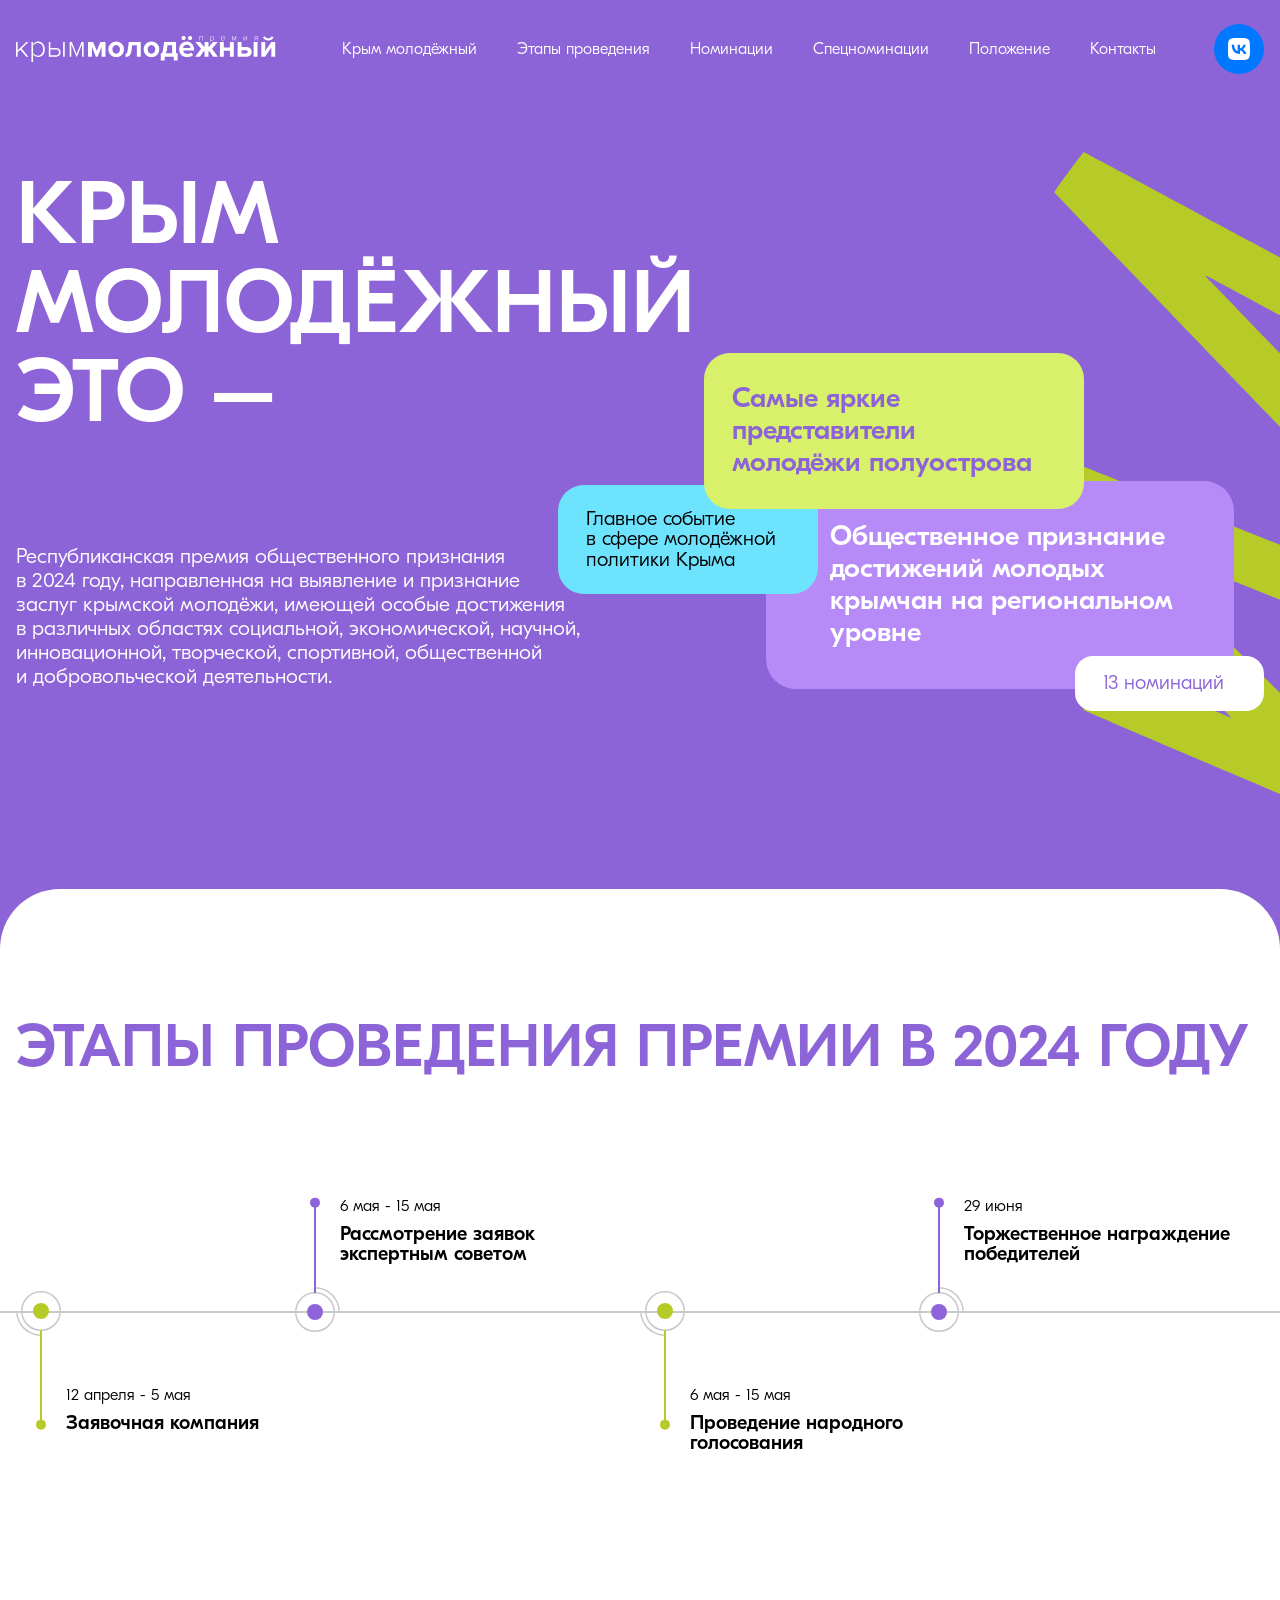
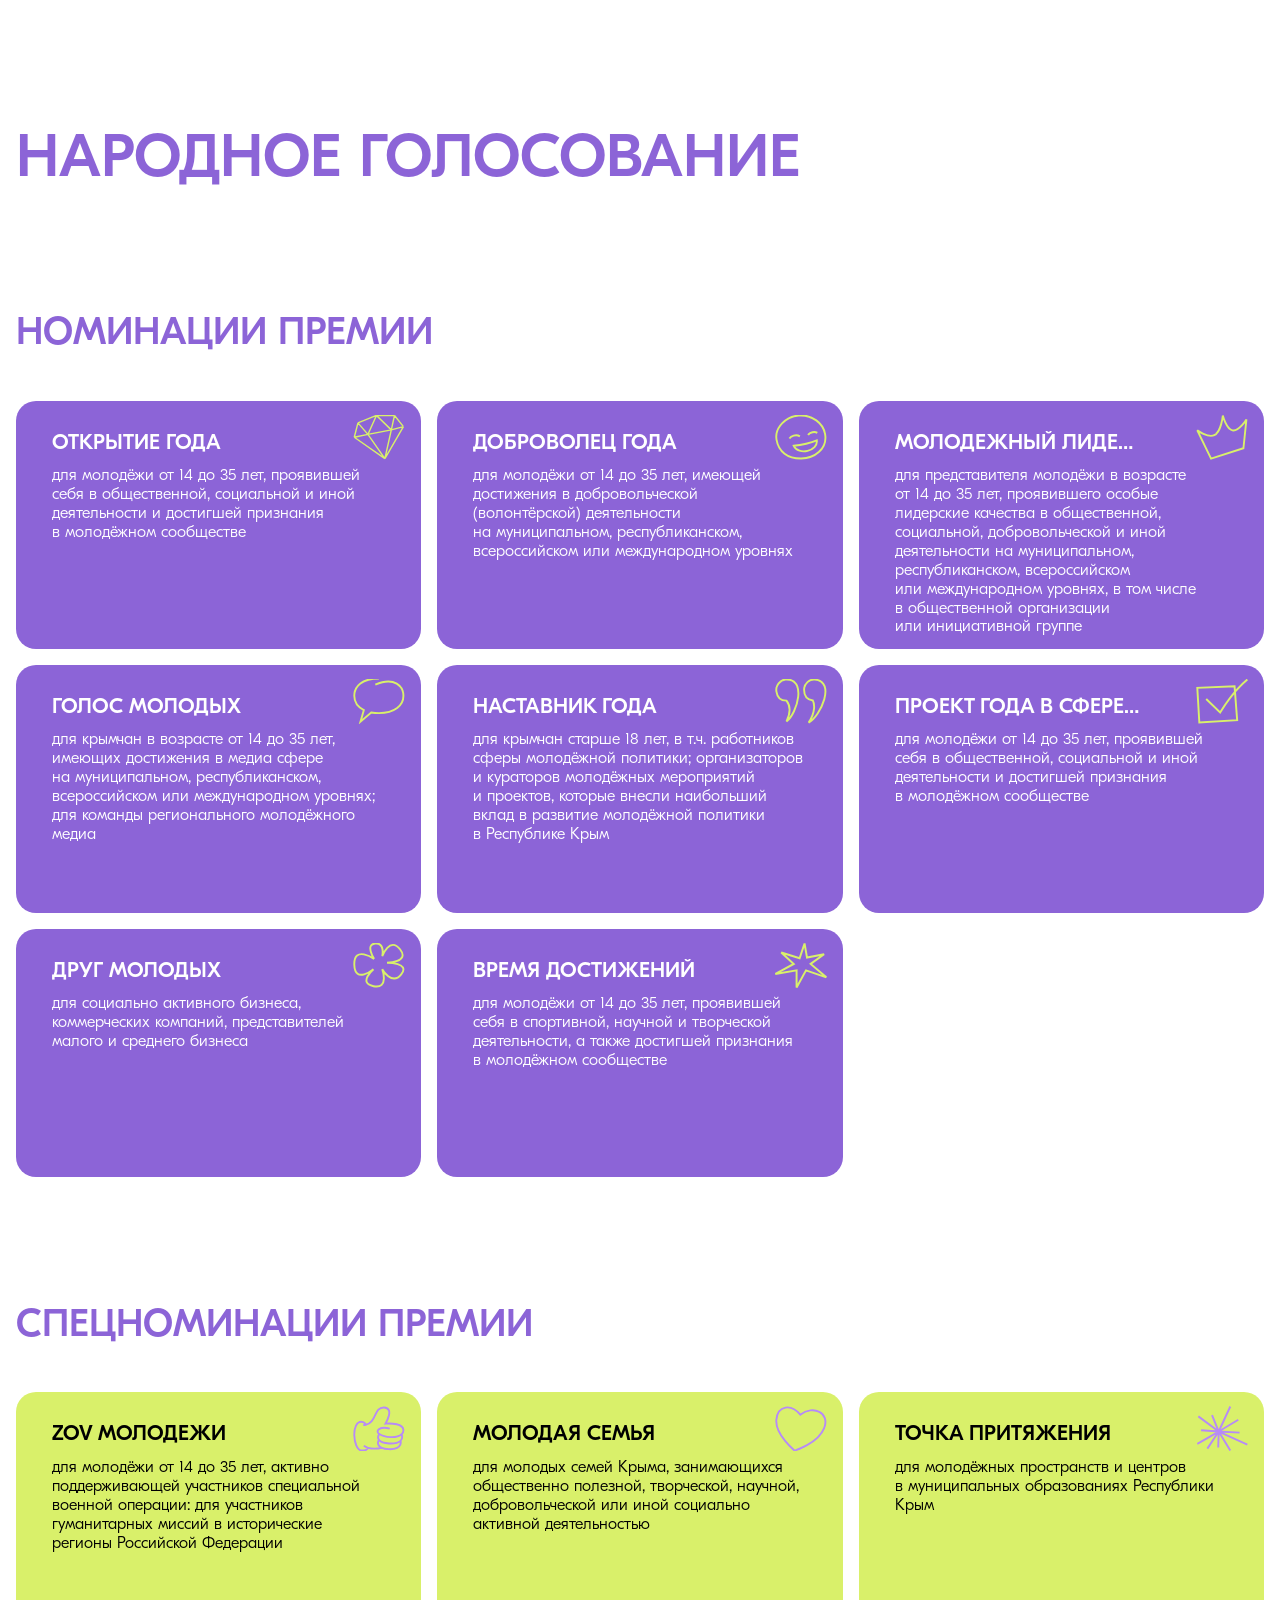
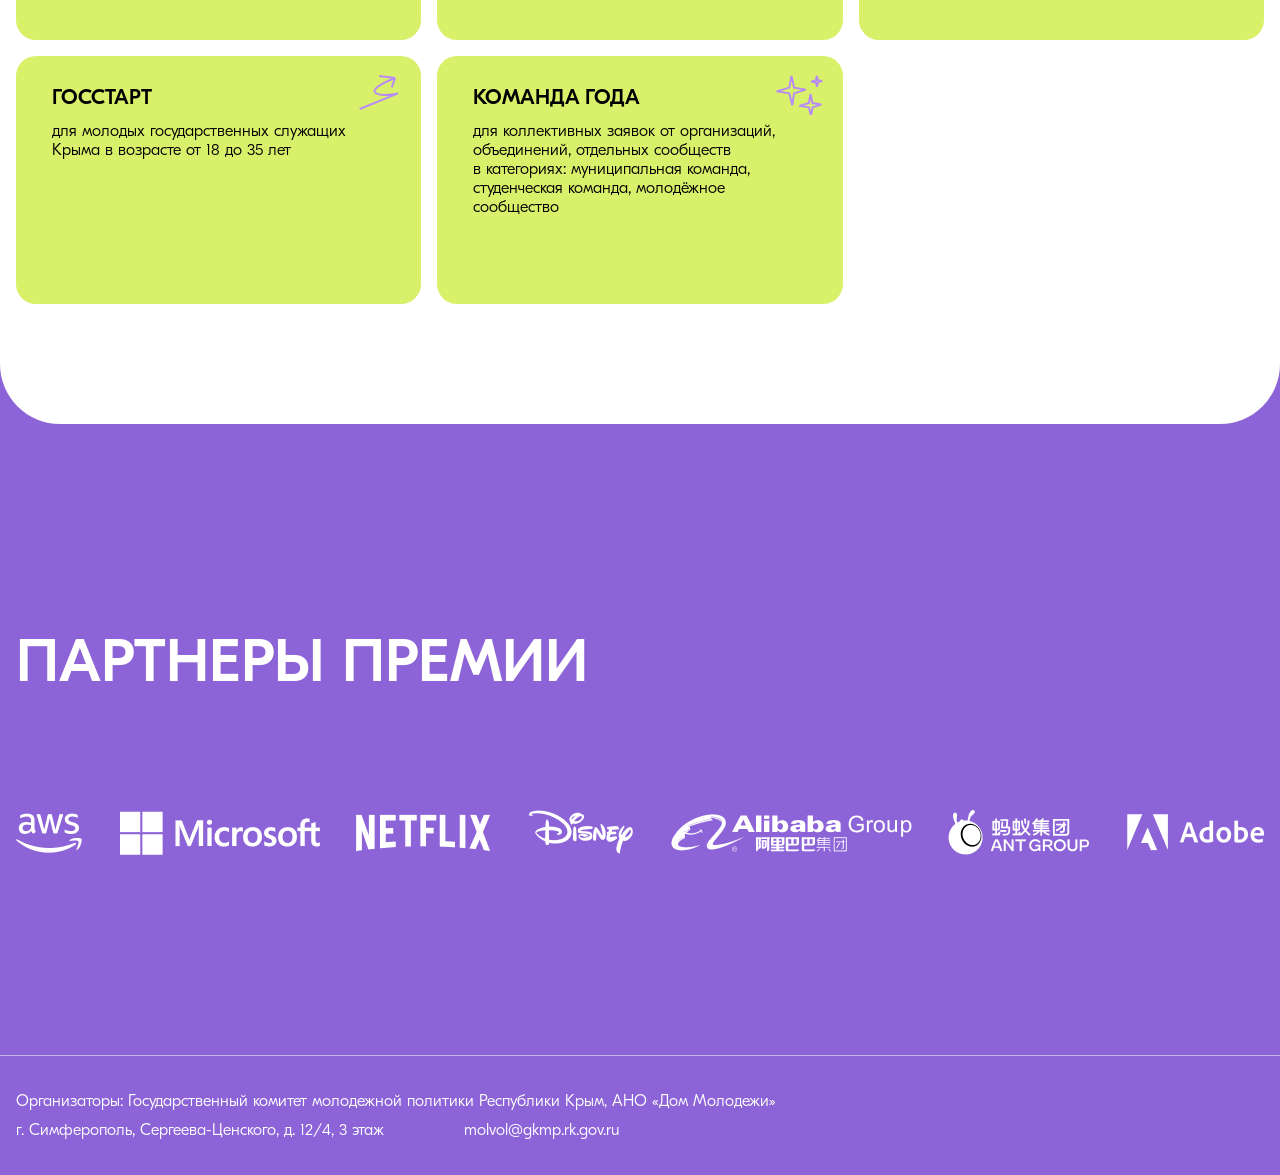
<file: app/index.html>
<!DOCTYPE html>
<html lang="en">

<head>
  <meta charset="UTF-8">
  <meta http-equiv="X-UA-Compatible" content="IE=edge">
  <meta name="viewport" content="width=device-width, initial-scale=1.0">
  <title>Document</title>
  <link rel="stylesheet" href="css/style.css">
</head>

<body id="home">

  <header class="header mt-4">
    <div class="container">
      <div class="header__inner flex items-center justify-between py-2">
        <a class="logo max-w-[260px] mr-2" href="#">
          <svg width="100%" viewBox="0 0 296 30" fill="none" xmlns="http://www.w3.org/2000/svg">
            <path
              d="M14.0936 23.5938L6.29812 14.3737L14.1284 6.78893H11.7271L1.80872 16.3919V6.78893H0V23.5938H1.80872V18.5484L4.94076 15.5912L11.6577 23.5938H14.0936Z"
              fill="white" />
            <path
              d="M25.2244 24.0091C26.7299 23.9991 28.0436 23.6322 29.1659 22.9084C30.2881 22.1844 31.1617 21.163 31.7853 19.844C32.4094 18.5254 32.7259 16.9686 32.7355 15.1734C32.7259 13.3682 32.4094 11.8093 31.7853 10.4965C31.1617 9.18419 30.2881 8.17058 29.1659 7.45644C28.0436 6.74271 26.7299 6.38154 25.2244 6.37293C24.385 6.37929 23.5962 6.51764 22.8581 6.78821C22.1196 7.05899 21.455 7.42426 20.8633 7.88444C20.2721 8.34399 19.7773 8.86115 19.379 9.43611V6.78863H17.5703V30H19.379V20.8761C20.0684 21.8442 20.9159 22.6055 21.9232 23.1603C22.9296 23.7152 24.0302 23.9979 25.2244 24.0091ZM24.9109 22.3714C24.1271 22.3632 23.3757 22.2172 22.657 21.9342C21.9388 21.6501 21.2954 21.2772 20.728 20.816C20.16 20.3546 19.7105 19.8534 19.379 19.3119V11.0005C19.7105 10.4602 20.16 9.96474 20.728 9.51441C21.2954 9.06387 21.9388 8.7027 22.657 8.43008C23.3757 8.15746 24.1271 8.01726 24.9109 8.01008C26.1662 8.0232 27.2311 8.34051 28.1053 8.96323C28.9793 9.58533 29.6445 10.4337 30.1012 11.5082C30.5577 12.5821 30.7876 13.804 30.7911 15.1734C30.7876 16.5433 30.5577 17.768 30.1012 18.8478C29.6445 19.9276 28.9793 20.7818 28.1053 21.4096C27.2311 22.0375 26.1662 22.3581 24.9109 22.3714Z"
              fill="white" />
            <path
              d="M37.2988 6.78877V23.5928H45.6516C46.7667 23.5811 47.7032 23.3495 48.4623 22.8977C49.2207 22.4461 49.794 21.8458 50.1816 21.0966C50.5686 20.348 50.7629 19.5207 50.7646 18.6159C50.7629 17.7112 50.5686 16.8847 50.1816 16.1369C49.794 15.3888 49.2207 14.7894 48.4623 14.3389C47.7032 13.8877 46.7667 13.6567 45.6516 13.6452H39.1073V6.78877H37.2988ZM45.5123 15.2416C46.2547 15.2471 46.8735 15.3945 47.3689 15.6833C47.864 15.9726 48.2352 16.3698 48.4826 16.8755C48.73 17.3809 48.8538 17.961 48.8538 18.6159C48.853 19.2704 48.7267 19.8476 48.475 20.3474C48.2231 20.8475 47.8492 21.2396 47.3536 21.5227C46.8579 21.8062 46.2442 21.9503 45.5123 21.9554H39.1073V15.2416H45.5123ZM55.4633 23.5928V6.78877H53.6205V23.5928H55.4633Z"
              fill="white" />
            <path
              d="M76.9778 23.5938V6.78893H74.4738L69.0431 20.4277L63.5425 6.78893H61.1074V23.5938H62.9161V9.25992L68.7299 23.5938H69.391L75.1348 9.25992V23.5938H76.9778Z"
              fill="white" />
            <path
              d="M101.863 23.5938V6.78893H96.0178L91.9441 16.8088L87.8003 6.78893H81.9902V23.5938H86.4077V12.667L90.9344 23.5938H92.9538L97.4455 12.667V23.5938H101.863Z"
              fill="white" />
            <path
              d="M114.033 24.0098C115.428 24.0016 116.675 23.7662 117.773 23.3042C118.872 22.8422 119.806 22.2045 120.574 21.3914C121.343 20.5784 121.929 19.6409 122.332 18.5789C122.735 17.5169 122.938 16.382 122.941 15.1736C122.938 13.9739 122.735 12.8457 122.332 11.7888C121.929 10.7316 121.343 9.79728 120.574 8.9866C119.806 8.1755 118.872 7.53946 117.773 7.07786C116.675 6.61645 115.428 6.38134 114.033 6.37274C112.647 6.38134 111.407 6.61645 110.313 7.07786C109.219 7.53946 108.289 8.1755 107.523 8.9866C106.756 9.79728 106.171 10.7316 105.769 11.7888C105.366 12.8457 105.163 13.9739 105.16 15.1736C105.163 16.382 105.366 17.5169 105.769 18.5789C106.171 19.6409 106.756 20.5784 107.523 21.3914C108.289 22.2045 109.219 22.8422 110.313 23.3042C111.407 23.7662 112.647 24.0016 114.033 24.0098ZM114.033 20.0773C113.115 20.0656 112.339 19.8377 111.703 19.3933C111.067 18.9491 110.583 18.3579 110.253 17.62C109.922 16.8819 109.757 16.0663 109.755 15.1736C109.757 14.2924 109.922 13.4852 110.253 12.7524C110.583 12.0192 111.067 11.4309 111.703 10.9878C112.339 10.544 113.115 10.3169 114.033 10.3052C114.952 10.3169 115.732 10.544 116.373 10.9878C117.014 11.4309 117.503 12.0192 117.839 12.7524C118.175 13.4852 118.345 14.2924 118.347 15.1736C118.345 16.0663 118.175 16.8819 117.839 17.62C117.503 18.3579 117.014 18.9491 116.373 19.3933C115.732 19.8377 114.952 20.0656 114.033 20.0773Z"
              fill="white" />
            <path
              d="M124.662 24.0098C126.084 24.0118 127.277 23.7025 128.241 23.0822C129.206 22.4616 129.971 21.5185 130.537 20.2527C131.103 18.9872 131.5 17.387 131.727 15.4526L132.284 10.6528H137.608V23.5937H142.025V6.78923H128.421L127.342 14.9315C127.17 16.2799 126.962 17.3546 126.717 18.1554C126.472 18.9563 126.181 19.5316 125.844 19.8799C125.507 20.2292 125.113 20.3993 124.662 20.3915V24.0098Z"
              fill="white" />
            <path
              d="M154.205 24.0098C155.599 24.0016 156.847 23.7662 157.945 23.3042C159.044 22.8422 159.978 22.2045 160.746 21.3914C161.515 20.5784 162.101 19.6409 162.504 18.5789C162.907 17.5169 163.11 16.382 163.113 15.1736C163.11 13.9739 162.907 12.8457 162.504 11.7888C162.101 10.7316 161.515 9.79728 160.746 8.9866C159.978 8.1755 159.044 7.53946 157.945 7.07786C156.847 6.61645 155.599 6.38134 154.205 6.37274C152.819 6.38134 151.579 6.61645 150.485 7.07786C149.391 7.53946 148.46 8.1755 147.694 8.9866C146.928 9.79728 146.343 10.7316 145.94 11.7888C145.538 12.8457 145.335 13.9739 145.332 15.1736C145.335 16.382 145.538 17.5169 145.94 18.5789C146.343 19.6409 146.928 20.5784 147.694 21.3914C148.46 22.2045 149.391 22.8422 150.485 23.3042C151.579 23.7662 152.819 24.0016 154.205 24.0098ZM154.205 20.0773C153.287 20.0656 152.51 19.8377 151.874 19.3933C151.239 18.9491 150.755 18.3579 150.424 17.62C150.094 16.8819 149.928 16.0663 149.926 15.1736C149.928 14.2924 150.094 13.4852 150.424 12.7524C150.755 12.0192 151.239 11.4309 151.874 10.9878C152.51 10.544 153.287 10.3169 154.205 10.3052C155.123 10.3169 155.904 10.544 156.545 10.9878C157.186 11.4309 157.675 12.0192 158.011 12.7524C158.347 13.4852 158.517 14.2924 158.519 15.1736C158.517 16.0663 158.347 16.8819 158.011 17.62C157.675 18.3579 157.186 18.9491 156.545 19.3933C155.904 19.8377 155.123 20.0656 154.205 20.0773Z"
              fill="white" />
            <path
              d="M164.832 27.873H169.283V23.5925H179.624V27.873H184.041V19.7293H182.197V6.78892H168.588L167.509 14.9302C167.38 15.9393 167.231 16.7592 167.062 17.3893C166.893 18.0192 166.7 18.5064 166.484 18.8512C166.267 19.1953 166.022 19.4438 165.749 19.5955C165.476 19.7478 165.17 19.8503 164.832 19.9033V27.873ZM172.452 10.6525H177.78V19.7293H169.98C170.503 19.2431 170.928 18.6243 171.255 17.8728C171.582 17.1218 171.807 16.2334 171.93 15.2081L172.452 10.6525Z"
              fill="white" />
            <path
              d="M200.533 2.33134C200.528 1.8972 200.419 1.50488 200.206 1.15477C199.993 0.804264 199.708 0.525496 199.353 0.318058C198.997 0.110826 198.602 0.0048542 198.167 0.000141144C197.733 0.0048542 197.338 0.110826 196.982 0.318058C196.626 0.525496 196.342 0.804264 196.129 1.15477C195.916 1.50488 195.807 1.8972 195.801 2.33134C195.807 2.77696 195.916 3.17707 196.129 3.5323C196.342 3.88753 196.626 4.16957 196.982 4.37783C197.338 4.58609 197.733 4.69246 198.167 4.69718C198.602 4.69246 198.997 4.58609 199.353 4.37783C199.708 4.16957 199.993 3.88753 200.206 3.5323C200.419 3.17707 200.528 2.77696 200.533 2.33134ZM193.158 2.33134C193.153 1.8972 193.047 1.50488 192.84 1.15477C192.633 0.804264 192.354 0.525496 192.003 0.318058C191.653 0.110826 191.261 0.0048542 190.827 0.000141144C190.381 0.0048542 189.981 0.110826 189.626 0.318058C189.27 0.525496 188.989 0.804264 188.78 1.15477C188.572 1.50488 188.466 1.8972 188.461 2.33134C188.466 2.77696 188.572 3.17707 188.78 3.5323C188.989 3.88753 189.27 4.16957 189.626 4.37783C189.981 4.58609 190.381 4.69246 190.827 4.69718C191.261 4.69246 191.653 4.58609 192.003 4.37783C192.354 4.16957 192.633 3.88753 192.84 3.5323C193.047 3.17707 193.153 2.77696 193.158 2.33134ZM194.72 24.0093C195.595 24.0087 196.456 23.9209 197.303 23.7449C198.149 23.569 198.943 23.3081 199.685 22.9623C200.427 22.6163 201.08 22.1881 201.643 21.6777L199.694 18.8256C199.326 19.1749 198.883 19.4733 198.368 19.7218C197.852 19.9704 197.318 20.1606 196.764 20.2933C196.21 20.4263 195.691 20.4929 195.207 20.4943C194.254 20.4853 193.435 20.3058 192.748 19.9561C192.06 19.606 191.517 19.138 191.115 18.5526C190.715 17.967 190.467 17.3164 190.372 16.601H202.861V15.6274C202.85 13.783 202.493 12.169 201.791 10.7858C201.089 9.40222 200.109 8.32383 198.85 7.55087C197.592 6.77831 196.122 6.38557 194.441 6.37307C193.158 6.38086 191.985 6.61085 190.925 7.06385C189.864 7.51603 188.948 8.14469 188.174 8.94799C187.402 9.75171 186.804 10.6841 186.383 11.7457C185.961 12.8071 185.748 13.95 185.742 15.1756C185.749 16.5264 185.977 17.7444 186.426 18.8291C186.875 19.9138 187.505 20.8418 188.314 21.6127C189.123 22.3842 190.072 22.9754 191.16 23.3868C192.248 23.7977 193.435 24.005 194.72 24.0093ZM198.58 13.6112H190.302C190.353 13.1875 190.469 12.7581 190.651 12.3246C190.832 11.8913 191.089 11.4907 191.42 11.1234C191.751 10.7561 192.166 10.4599 192.665 10.235C193.164 10.0098 193.756 9.89437 194.441 9.88801C195.17 9.89478 195.791 10.0137 196.306 10.2449C196.82 10.4757 197.241 10.7776 197.567 11.1496C197.893 11.5217 198.138 11.9234 198.3 12.3541C198.463 12.7852 198.557 13.2043 198.58 13.6112Z"
              fill="white" />
            <path
              d="M209.416 23.5938L213.905 17.1222L214.707 17.9921V23.5938H219.157V17.9921L219.958 17.1222L224.447 23.5938H229.945L223.125 14.4085L229.738 6.78893H224.308L219.157 12.8771V6.78893H214.707V12.8771L209.556 6.78893H204.127L210.739 14.4085L203.918 23.5938H209.416Z"
              fill="white" />
            <path
              d="M236.593 23.5938V16.881H243.56V23.5938H247.977V6.78893H243.56V13.0176H236.593V6.78893H232.176V23.5938H236.593Z"
              fill="white" />
            <path
              d="M252.363 6.78893V23.5938H262.526C263.78 23.5812 264.842 23.3246 265.711 22.8247C266.578 22.3251 267.238 21.6594 267.689 20.827C268.14 19.9946 268.366 19.0734 268.37 18.0633C268.37 17.0642 268.153 16.1506 267.72 15.3235C267.288 14.4958 266.638 13.8328 265.773 13.334C264.908 12.8353 263.826 12.5795 262.526 12.5666H256.781V6.78893H252.363ZM261.864 16.2525C262.495 16.2628 262.983 16.4337 263.327 16.7664C263.672 17.0984 263.846 17.5309 263.85 18.0633C263.846 18.5954 263.672 19.0275 263.327 19.3602C262.983 19.6922 262.495 19.8632 261.864 19.8734H256.781V16.2525H261.864ZM275.013 23.5938V6.78893H270.563V23.5938H275.013Z"
              fill="white" />
            <path
              d="M283.608 23.5938L290.75 13.0514V23.5938H295.167V6.78893H290.715L283.782 16.9482V6.78893H279.365V23.5938H283.608ZM293.357 2.04433L291.408 0.38238C290.918 1.07705 290.323 1.6147 289.624 1.99555C288.925 2.37619 288.138 2.56907 287.267 2.57461C286.359 2.56682 285.553 2.36963 284.852 1.98243C284.149 1.59482 283.561 1.06147 283.09 0.38238L281.142 2.04433C281.866 2.99809 282.756 3.74523 283.813 4.28657C284.867 4.82792 286.019 5.10382 287.267 5.11407C288.53 5.10382 289.684 4.82792 290.729 4.28657C291.775 3.74523 292.65 2.99809 293.357 2.04433Z"
              fill="white" />
            <path d="M212.503 5.03857V0.300329H208.795V5.03857H209.305V0.750255H211.993V5.03857H212.503Z"
              fill="white" />
            <path
              d="M223.229 5.15572C223.653 5.15285 224.024 5.04934 224.34 4.84559C224.657 4.64123 224.903 4.35344 225.078 3.9812C225.254 3.60958 225.344 3.17052 225.346 2.66443C225.344 2.15547 225.254 1.716 225.078 1.34561C224.903 0.975829 224.657 0.690091 224.34 0.488599C224.024 0.287312 223.653 0.185643 223.229 0.182979C222.991 0.184824 222.77 0.223772 222.56 0.300024C222.353 0.37648 222.165 0.479582 221.999 0.609128C221.833 0.738673 221.693 0.884617 221.581 1.04655V0.30043H221.07V6.84473H221.581V4.27227C221.775 4.5453 222.013 4.75991 222.298 4.91631C222.581 5.0727 222.893 5.15244 223.229 5.15572ZM223.141 4.69411C222.919 4.69165 222.708 4.65066 222.505 4.57071C222.302 4.49036 222.12 4.38542 221.96 4.25546C221.8 4.1251 221.673 3.98407 221.581 3.83136V1.48765C221.673 1.33536 221.8 1.19577 221.96 1.06869C222.12 0.941806 222.302 0.840138 222.505 0.763067C222.708 0.686201 222.919 0.646639 223.141 0.644589C223.495 0.648279 223.794 0.737855 224.04 0.913315C224.286 1.08878 224.475 1.32818 224.604 1.63093C224.733 1.93389 224.797 2.27826 224.799 2.66443C224.797 3.05081 224.733 3.39599 224.604 3.70038C224.475 4.00498 224.286 4.24562 224.04 4.42272C223.794 4.59982 223.495 4.69021 223.141 4.69411Z"
              fill="white" />
            <path
              d="M235.708 5.15576C236.099 5.15453 236.448 5.08853 236.753 4.95734C237.058 4.82636 237.329 4.63758 237.563 4.3912L237.298 4.05708C237.095 4.27374 236.862 4.43732 236.597 4.54841C236.333 4.65931 236.05 4.71485 235.747 4.71526C235.468 4.71342 235.216 4.66361 234.992 4.56563C234.769 4.46744 234.578 4.33196 234.418 4.15896C234.26 3.98616 234.135 3.7861 234.045 3.5594C233.957 3.33228 233.906 3.08898 233.894 2.82968H237.858V2.69214C237.858 2.34922 237.809 2.02659 237.71 1.72506C237.614 1.42354 237.47 1.15707 237.28 0.926469C237.089 0.695256 236.856 0.514261 236.579 0.383076C236.3 0.251891 235.982 0.185069 235.619 0.182609C235.289 0.184659 234.986 0.249638 234.707 0.377133C234.431 0.504424 234.189 0.681318 233.984 0.908022C233.779 1.13432 233.621 1.3971 233.506 1.69595C233.393 1.99501 233.336 2.31724 233.334 2.66262C233.338 3.15416 233.441 3.58646 233.644 3.95952C233.844 4.33258 234.123 4.62405 234.478 4.83456C234.832 5.04487 235.242 5.15207 235.708 5.15576ZM237.337 2.42751H233.894C233.902 2.21864 233.945 2.00875 234.021 1.79803C234.096 1.58711 234.205 1.39341 234.347 1.21631C234.488 1.03941 234.664 0.897163 234.875 0.789345C235.084 0.681322 235.33 0.625978 235.609 0.623108C235.906 0.626388 236.163 0.682755 236.38 0.791803C236.597 0.901671 236.776 1.04556 236.915 1.22369C237.056 1.40222 237.161 1.59613 237.231 1.80623C237.3 2.01634 237.335 2.22336 237.337 2.42751Z"
              fill="white" />
            <path
              d="M250.625 5.03857V0.300329H249.92L248.389 4.1457L246.837 0.300329H246.15V5.03857H246.661V0.996843L248.301 5.03857H248.487L250.106 0.996843V5.03857H250.625Z"
              fill="white" />
            <path
              d="M259.685 5.03857L262.393 1.03579V5.03857H262.903V0.300329H262.403L259.704 4.24368V0.300329H259.195V5.03857H259.685Z"
              fill="white" />
            <path
              d="M271.929 5.03857L273.196 3.10503H274.639V5.03857H275.157V0.300329H272.802C272.499 0.302994 272.238 0.365921 272.023 0.489317C271.81 0.612508 271.646 0.779363 271.531 0.989874C271.419 1.20039 271.363 1.43795 271.361 1.70258C271.363 1.96925 271.417 2.20395 271.521 2.40627C271.628 2.60878 271.777 2.76969 271.968 2.88919C272.161 3.00869 272.386 3.07756 272.646 3.0954L271.322 5.03857H271.929ZM272.843 2.6551C272.634 2.65347 272.458 2.61288 272.316 2.53253C272.175 2.45238 272.068 2.34067 271.999 2.19821C271.927 2.05596 271.89 1.89054 271.89 1.70258C271.89 1.51482 271.929 1.34961 272.003 1.20715C272.077 1.06449 272.183 0.95318 272.325 0.872829C272.466 0.792479 272.64 0.751689 272.843 0.750255H274.639V2.6551H272.843Z"
              fill="white" />
          </svg>
        </a>
        <nav class="menu hidden xl:block">
          <ul class="flex items-center gap-2 text-base font-eesti-300">
            <li>
              <a href="#" class="px-1 2xl:px-4">Крым молодёжный</a>
            </li>
            <li>
              <a href="#" class="px-1 2xl:px-4">Этапы проведения</a>
            </li>
            <li>
              <a href="#" class="px-1 2xl:px-4">Номинации</a>
            </li>
            <li>
              <a href="#" class="px-1 2xl:px-4">Спецноминации</a>
            </li>
            <li>
              <a href="#" class="px-1 2xl:px-4">Положение</a>
            </li>
            <li>
              <a href="#" class="px-1 2xl:px-4">Контакты</a>
            </li>
          </ul>
        </nav>
        <a href="#"
          class="min-h-[50px] min-w-[50px] flex justify-center items-center rounded-full bg-azure ml-auto xl:ml-0">
          <img src="img/icons/vk.svg" alt="vk">
        </a>
        <div class="burger ml-2 xl:hidden">
          <span class="bar"></span>
          <span class="bar"></span>
          <span class="bar"></span>
        </div>
      </div>
    </div>

    <div class="popup z-20 bg-white" id="popup-menu">
      <div class="container">
        <ul
          class="text-base font-eesti-300 py-10 flex flex-col justify-center items-center gap-4 md:gap-6 h-[calc(100vh - 92px)] text-primary">
          <li>
            <a href="#" class="text-2xl md:text-[44px]">Крым молодёжный</a>
          </li>
          <li>
            <a href="#" class="text-2xl md:text-[44px]">Этапы проведения</a>
          </li>
          <li>
            <a href="#" class="text-2xl md:text-[44px]">Номинации</a>
          </li>
          <li>
            <a href="#" class="text-2xl md:text-[44px]">Спецноминации</a>
          </li>
          <li>
            <a href="#" class="text-2xl md:text-[44px]">Положение</a>
          </li>
          <li>
            <a href="#" class="text-2xl md:text-[44px]">Контакты</a>
          </li>
        </ul>
      </div>

    </div>
  </header>

  <main class="mb-24 lg:mb-[200px]">
    <section class="bg-front-bg bg-no-repeat bg-right pt-10 md:pt-20 pb-24 lg:pb-[200px]">
      <div class="container">
        <div class="flex items-center justify-between flex-wrap relative pb-80 sm:pb-72 md:pb-[350px] 2xl:pb-0">
          <div>
            <h1
              class="text-3xl xs:text-5xl sm:text-6xl md:text-7xl lg:text-title max-w-[680px] py-2 mb-5 sm:mb-8 lg:mb-[100px] font-eesti-500 uppercase">
              крым
              молодёжный
              это –
            </h1>
            <p class="text-[21px]/[calc(24/21*100%)] max-w-[568px]">
              Республиканская премия общественного признания в 2024 году, направленная на выявление и признание заслуг
              крымской
              молодёжи, имеющей особые достижения в различных областях социальной, экономической, научной,
              инновационной, творческой,
              спортивной, общественной и добровольческой деятельности.
            </p>
          </div>
          <div class="absolute right-0 bottom-0 xs:pr-[30px]">
            <div
              class="bg-accent p-5 text-xl/[1] xs:text-xl max-w-full left-0 top-[-140px] xs:max-w-[300px] rounded-[20px] xs:left-auto xs:right-0 xs:top-[-106px] md:right-auto md:py-[30px] md:pl-7 md:pr-12 md:max-w-[380px] md:rounded-[26px] md:text-[28px]/[calc(32/28*100%)] text-primary font-eesti-500 absolute z-[1] md:-top-32 md:left-[-62px]">
              Самые яркие представители молодёжи полуострова
            </div>
            <div
              class="text-black p-5 text-lg/[1] max-w-full xs:max-w-[240px] rounded-[20px] left-0 -top-16 md:text-xl/[calc(20.5/20*100%)] md:py-6 md:pl-7 md:pr-10 md:rounded-[26px] md:max-w-[260px] bg-soft-blue font-eesti-300 absolute md:top-1 md:left-[-208px]">
              Главное событие в сфере молодёжной политики Крыма
            </div>
            <div
              class="bg-primary-light p-8 pl-9 text-xl/[1] xs:text-2xl rounded-[20px] md:text-[28px]/[calc(32/28*100%)] md:py-10 md:pl-16 md:pr-12 md:rounded-[30px] md:max-w-[468px] font-eesti-500">
              Общественное признание достижений молодых крымчан на региональном уровне
            </div>
            <div
              class="bg-white rounded-[18px] pl-7 py-[17px] pr-10 text-primary font-eesti-300 text-xl/[calc(20.5/20*100%)] max-w-[190px] absolute right-0 bottom-[-22px]">
              13 номинаций
            </div>
          </div>
        </div>
      </div>
    </section>
    <div class="bg-white rounded-[60px] py-16 lg:py-[120px] mb-12 xs:mb-24 lg:mb-[200px]">
      <section class="pb-12 xs:pb-28 lg:pb-60 text-black relative">
        <div class="container">
          <h2 class="_title text-primary mb-14 lg:mb-[110px] text-3xl xs:text-4xl lg:text-5xl 2xl:text-6xl/[1]">
            Этапы проведения Премии в 2024 году
          </h2>
        </div>
        <div class="relative hidden lg:block">
          <div class="container">
            <div class="grid grid-cols-4 relative z-[1]">
              <div class="col-span-2 flex bottom-[-2px] relative">
                <div class="ml-auto relative">
                  <img src="img/icons/point-top.svg" alt="">
                  <div class="bg-primary bottom-[17px] right-[17px] pulse"></div>
                </div>
                <div class="max-w-[300px]">
                  <p class="mb-2 font-eesti-300 text-base/[calc(19/16*100%)]">6 мая - 15 мая</p>
                  <p class="font-eesti-500 text-xl/[calc(20.5/20*100%)]">
                    Рассмотрение заявок экспертным советом
                  </p>
                </div>
              </div>
              <div class="col-span-2 flex bottom-[-2px] relative">
                <div class="ml-auto relative">
                  <img src="img/icons/point-top.svg" alt="">
                  <div class="bg-primary bottom-[17px] right-[17px] pulse"></div>
                </div>
                <div class="max-w-[300px]">
                  <p class="mb-2 font-eesti-300 text-base/[calc(19/16*100%)]">29 июня</p>
                  <p class="font-eesti-500 text-xl/[calc(20.5/20*100%)]">
                    Торжественное награждение победителей
                  </p>
                </div>
              </div>
              <div class="col-span-2 flex top-[-49px] relative">
                <div class="relative">
                  <img src="img/icons/point-bottom.svg" alt="">
                  <div class="bg-accent-dark top-[17px] left-[17px] pulse"></div>
                </div>
                <div class="max-w-[300px] mt-auto absolute left-[50px] top-[100px]">
                  <p class="mb-2 font-eesti-300 text-base/[calc(19/16*100%)]">12 апреля - 5 мая</p>
                  <p class="font-eesti-500 text-xl/[calc(20.5/20*100%)]">
                    Заявочная компания
                  </p>
                </div>
              </div>
              <div class="col-span-2 flex top-[-49px] relative">
                <div class="relative">
                  <img src="img/icons/point-bottom.svg" alt="">
                  <div class="bg-accent-dark top-[17px] left-[17px] pulse"></div>
                </div>
                <div class="max-w-[300px] mt-auto absolute left-[50px] top-[100px]">
                  <p class="mb-2 font-eesti-300 text-base/[calc(19/16*100%)]">6 мая - 15 мая</p>
                  <p class="font-eesti-500 text-xl/[calc(20.5/20*100%)]">
                    Проведение народного голосования
                  </p>
                </div>
              </div>
            </div>
          </div>
          <div class="absolute top-[41%] h-[2px] bg-gray w-screen"></div>
        </div>
        <div class="container block relative lg:hidden">
          <div class="absolute bg-gray w-[2px] h-full left-1/4"></div>
          <div class="ml-[25%] pl-2.5 pt-10">


            <div class="relative mt-12 xs:mt-16">
              <div class="absolute bottom-4 -rotate-90 translate-x-1 inline-block">
                <img src="img/icons/point-bottom.svg" alt="">
                <div class="bg-accent-dark pulse top-[17px] left-[17px]"></div>
              </div>
              <div class="max-w-[300px] relative bottom-4">
                <p class="mb-2 font-eesti-300 text-base/[calc(19/16*100%)]">12 апреля - 5 мая</p>
                <p class="font-eesti-500 text-base/[1] tex xs:text-xl/[calc(20.5/20*100%)]">
                  Заявочная компания
                </p>
              </div>
            </div>
            <div class="relative mt-16">
              <div class="absolute bottom-4 rotate-90 translate-x-1 inline-block">
                <img src="img/icons/point-top.svg" alt="">
                <div class="bg-primary pulse bottom-[17px] left-[17px]"></div>
              </div>
              <div class="max-w-[300px] relative bottom-2 xs:static">
                <p class="mb-2 font-eesti-300 text-base/[calc(19/16*100%)]">6 мая - 15 мая</p>
                <p class="font-eesti-500 text-base/[1] xs:text-xl/[calc(20.5/20*100%)]">
                  Рассмотрение заявок экспертным советом
                </p>
              </div>
            </div>
            <div class="relative mt-16">
              <div class="absolute bottom-4 -rotate-90 translate-x-1 inline-block">
                <img src="img/icons/point-bottom.svg" alt="">
                <div class="bg-accent-dark pulse top-[17px] left-[17px]"></div>
              </div>
              <div class="max-w-[300px] relative bottom-2 xs:static">
                <p class="mb-2 font-eesti-300 text-base/[calc(19/16*100%)]">6 мая - 15 мая</p>
                <p class="font-eesti-500 text-base/[1] xs:text-xl/[calc(20.5/20*100%)]">
                  Проведение народного голосования
                </p>
              </div>
            </div>
            <div class="relative mt-16">
              <div class="absolute bottom-4 rotate-90 translate-x-1 inline-block">
                <img src="img/icons/point-top.svg" alt="">
                <div class="bg-primary pulse bottom-[17px] left-[17px]"></div>
              </div>
              <div class="max-w-[300px] relative bottom-2 xs:static">
                <p class="mb-2 font-eesti-300 text-base/[calc(19/16*100%)]">29 июня</p>
                <p class="font-eesti-500 text-base/[1] xs:text-xl/[calc(20.5/20*100%)]">
                  Торжественное награждение победителей
                </p>
              </div>
            </div>


          </div>




        </div>
      </section>
      <section class="mb-16 lg:mb-[120px]">
        <div class="container">
          <h2 class="_title text-primary mb-10 lg:mb-[110px] text-3xl xs:text-4xl lg:text-5xl 2xl:text-6xl/[1]">
            народное голосование
          </h2>
          <div>
            <h3 class="_title text-primary mb-5 lg:mb-10 text-2xl lg:text-[38px]/[calc(40/38*100%)]">
              номинации премии
            </h3>
            <div class="grid md:grid-cols-2 2xl:grid-cols-3 gap-4 text-white">
              <div class="rounded-[20px] lg:h-[248px] bg-primary px-9 py-[30px] relative">
                <h4
                  class="font-eesti-500 text-lg lg:text-[21px]/[calc(24/21*100%)] mb-3 uppercase text-nowrap text-ellipsis max-w-[248px] overflow-hidden">
                  Открытие года
                </h4>
                <p>
                  для молодёжи от 14 до 35 лет, проявившей себя в общественной, социальной и иной деятельности
                  и достигшей признания
                  в молодёжном сообществе
                </p>
                <img class="absolute block w-[52px] h-[45px] top-[14px] right-4" src="img/icons/cristall.svg" alt="">
              </div>
              <div class="rounded-[20px] lg:h-[248px] bg-primary px-9 py-[30px] relative">
                <h4
                  class="font-eesti-500 text-lg lg:text-[21px]/[calc(24/21*100%)] mb-3 uppercase text-nowrap text-ellipsis max-w-[248px] overflow-hidden">
                  Доброволец года
                </h4>
                <p>
                  для молодёжи от 14 до 35 лет, имеющей достижения в добровольческой (волонтёрской) деятельности
                  на муниципальном,
                  республиканском, всероссийском или международном уровнях
                </p>
                <img class="absolute block w-[52px] h-[45px] top-[14px] right-4" src="img/icons/emodzi.svg" alt="">
              </div>
              <div class="rounded-[20px] lg:h-[248px] bg-primary px-9 py-[30px] relative">
                <h4
                  class="font-eesti-500 text-lg lg:text-[21px]/[calc(24/21*100%)] mb-3 uppercase text-nowrap text-ellipsis max-w-[248px] overflow-hidden">
                  Молодежный лидер года
                </h4>
                <p>
                  для представителя молодёжи в возрасте от 14 до 35 лет, проявившего особые лидерские качества
                  в общественной, социальной,
                  добровольческой и иной деятельности на муниципальном, республиканском, всероссийском или международном
                  уровнях,
                  в том числе в общественной организации или инициативной группе
                </p>
                <img class="absolute block w-[52px] h-[45px] top-[14px] right-4" src="img/icons/crown.svg" alt="">
              </div>
              <div class="rounded-[20px] lg:h-[248px] bg-primary px-9 py-[30px] relative">
                <h4
                  class="font-eesti-500 text-lg lg:text-[21px]/[calc(24/21*100%)] mb-3 uppercase text-nowrap text-ellipsis max-w-[248px] overflow-hidden">
                  Голос молодых
                </h4>
                <p>
                  для крымчан в возрасте от 14 до 35 лет, имеющих достижения в медиа сфере на муниципальном,
                  республиканском,
                  всероссийском или международном уровнях; для команды регионального молодёжного медиа
                </p>
                <img class="absolute block w-[52px] h-[45px] top-[14px] right-4" src="img/icons/cloud.svg" alt="">
              </div>
              <div class="rounded-[20px] lg:h-[248px] bg-primary px-9 py-[30px] relative">
                <h4
                  class="font-eesti-500 text-lg lg:text-[21px]/[calc(24/21*100%)] mb-3 uppercase text-nowrap text-ellipsis max-w-[248px] overflow-hidden">
                  Наставник года
                </h4>
                <p>
                  для крымчан старше 18 лет, в т.ч. работников сферы молодёжной политики; организаторов и кураторов
                  молодёжных мероприятий
                  и проектов, которые внесли наибольший вклад в развитие молодёжной политики в Республике Крым
                </p>
                <img class="absolute block w-[52px] h-[45px] top-[14px] right-4" src="img/icons/dots.svg" alt="">
              </div>
              <div class="rounded-[20px] lg:h-[248px] bg-primary px-9 py-[30px] relative">
                <h4
                  class="font-eesti-500 text-lg lg:text-[21px]/[calc(24/21*100%)] mb-3 uppercase text-nowrap text-ellipsis max-w-[248px] overflow-hidden">
                  Проект года в сфере
                  молодежной политики
                </h4>
                <p>
                  для молодёжи от 14 до 35 лет, проявившей себя в общественной, социальной и иной деятельности
                  и достигшей признания
                  в молодёжном сообществе
                </p>
                <img class="absolute block w-[52px] h-[45px] top-[14px] right-4" src="img/icons/checkbox.svg" alt="">
              </div>
              <div class="rounded-[20px] lg:h-[248px] bg-primary px-9 py-[30px] relative">
                <h4
                  class="font-eesti-500 text-lg lg:text-[21px]/[calc(24/21*100%)] mb-3 uppercase text-nowrap text-ellipsis max-w-[248px] overflow-hidden">
                  Друг молодых
                </h4>
                <p>
                  для социально активного бизнеса, коммерческих компаний, представителей малого и среднего бизнеса
                </p>
                <img class="absolute block w-[52px] h-[45px] top-[14px] right-4" src="img/icons/flower.svg" alt="">
              </div>
              <div class="rounded-[20px] lg:h-[248px] bg-primary px-9 py-[30px] relative">
                <h4
                  class="font-eesti-500 text-lg lg:text-[21px]/[calc(24/21*100%)] mb-3 uppercase text-nowrap text-ellipsis max-w-[248px] overflow-hidden">
                  Время достижений
                </h4>
                <p>
                  для молодёжи от 14 до 35 лет, проявившей себя в спортивной, научной и творческой деятельности, а также
                  достигшей
                  признания в молодёжном сообществе
                </p>
                <img class="absolute block w-[52px] h-[45px] top-[14px] right-4" src="img/icons/star.svg" alt="">
              </div>
            </div>
          </div>
        </div>
      </section>
      <section>
        <div class="container">
          <h3 class="_title text-primary mb-5 lg:mb-10 text-2xl lg:text-[38px]/[calc(40/38*100%)]">
            Спецноминации Премии
          </h3>
          <div class="grid md:grid-cols-2 2xl:grid-cols-3 gap-4 text-black">
            <div class="rounded-[20px] lg:h-[248px] bg-accent px-9 py-[30px] relative">
              <h4
                class="font-eesti-500 text-lg lg:text-[21px]/[calc(24/21*100%)] mb-3 uppercase text-nowrap text-ellipsis max-w-[248px] overflow-hidden">
                ZOV молодежи
              </h4>
              <p>
                для молодёжи от 14 до 35 лет, активно поддерживающей участников специальной военной операции:
                для участников
                гуманитарных миссий в исторические регионы Российской Федерации
              </p>
              <img class="absolute block w-[52px] h-[45px] top-[14px] right-4" src="img/icons/hand.svg" alt="">
            </div>
            <div class="rounded-[20px] lg:h-[248px] bg-accent px-9 py-[30px] relative">
              <h4
                class="font-eesti-500 text-lg lg:text-[21px]/[calc(24/21*100%)] mb-3 uppercase text-nowrap text-ellipsis max-w-[248px] overflow-hidden">
                Молодая семья
              </h4>
              <p>
                для молодых семей Крыма, занимающихся общественно полезной, творческой, научной, добровольческой
                или иной социально
                активной деятельностью
              </p>
              <img class="absolute block w-[52px] h-[45px] top-[14px] right-4" src="img/icons/heart.svg" alt="">
            </div>
            <div class="rounded-[20px] lg:h-[248px] bg-accent px-9 py-[30px] relative">
              <h4
                class="font-eesti-500 text-lg lg:text-[21px]/[calc(24/21*100%)] mb-3 uppercase text-nowrap text-ellipsis max-w-[248px] overflow-hidden">
                Точка притяжения
              </h4>
              <p>
                для молодёжных пространств и центров в муниципальных образованиях Республики Крым
              </p>
              <img class="absolute block w-[52px] h-[45px] top-[14px] right-4" src="img/icons/web.svg" alt="">
            </div>
            <div class="rounded-[20px] lg:h-[248px] bg-accent px-9 py-[30px] relative">
              <h4
                class="font-eesti-500 text-lg lg:text-[21px]/[calc(24/21*100%)] mb-3 uppercase text-nowrap text-ellipsis max-w-[248px] overflow-hidden">
                ГосСтарт
              </h4>
              <p>
                для молодых государственных служащих Крыма в возрасте от 18 до 35 лет
              </p>
              <img class="absolute block w-[52px] h-[45px] top-[14px] right-4" src="img/icons/arrow.svg" alt="">
            </div>
            <div class="rounded-[20px] lg:h-[248px] bg-accent px-9 py-[30px] relative">
              <h4
                class="font-eesti-500 text-lg lg:text-[21px]/[calc(24/21*100%)] mb-3 uppercase text-nowrap text-ellipsis max-w-[248px] overflow-hidden">
                Команда года
              </h4>
              <p>
                для коллективных заявок от организаций, объединений, отдельных сообществ в категориях: муниципальная
                команда,
                студенческая команда, молодёжное сообщество
              </p>
              <img class="absolute block w-[52px] h-[45px] top-[14px] right-4" src="img/icons/stars.svg" alt="">
            </div>
          </div>
        </div>
      </section>
    </div>
    <section class="mb-24 lg:mb-[200px]">
      <div class="container">
        <h2 class="_title mb-8 xs:mb-16 lg:mb-[110px] text-3xl xs:text-4xl lg:text-5xl 2xl:text-6xl/[1] text-white">
          Партнеры Премии
        </h2>
        <div class="flex items-center justify-center 2xl:justify-between flex-wrap gap-5">
          <img src="img/partners/aws.png" alt="">
          <img src="img/partners/microsoft.png" alt="">
          <img src="img/partners/netflix.png" alt="">
          <img src="img/partners/disney.png" alt="">
          <img src="img/partners/alibaba.png" alt="">
          <img src="img/partners/ant.png" alt="">
          <img src="img/partners/adobe.png" alt="">
        </div>
      </div>
    </section>
  </main>

  <footer class="border-t border-t-white-transparent pt-9 pb-[35px]">
    <div class="container">
      <div class="flex justify-between flex-wrap gap-2.5">
        <p>
          Организаторы: Государственный комитет молодежной политики Республики Крым, АНО «Дом Молодежи»
        </p>
        <div class="flex justify-between flex-wrap gap-2.5">
          <p class="mr-[70px]">
            г. Симферополь, Сергеева-Ценского, д. 12/4, 3 этаж
          </p>
          <a href="mailto:molvol@gkmp.rk.gov.ru">molvol@gkmp.rk.gov.ru</a>
        </div>
      </div>
    </div>
  </footer>







  <script src="js/main.js"></script>
</body>

</html>
</file>
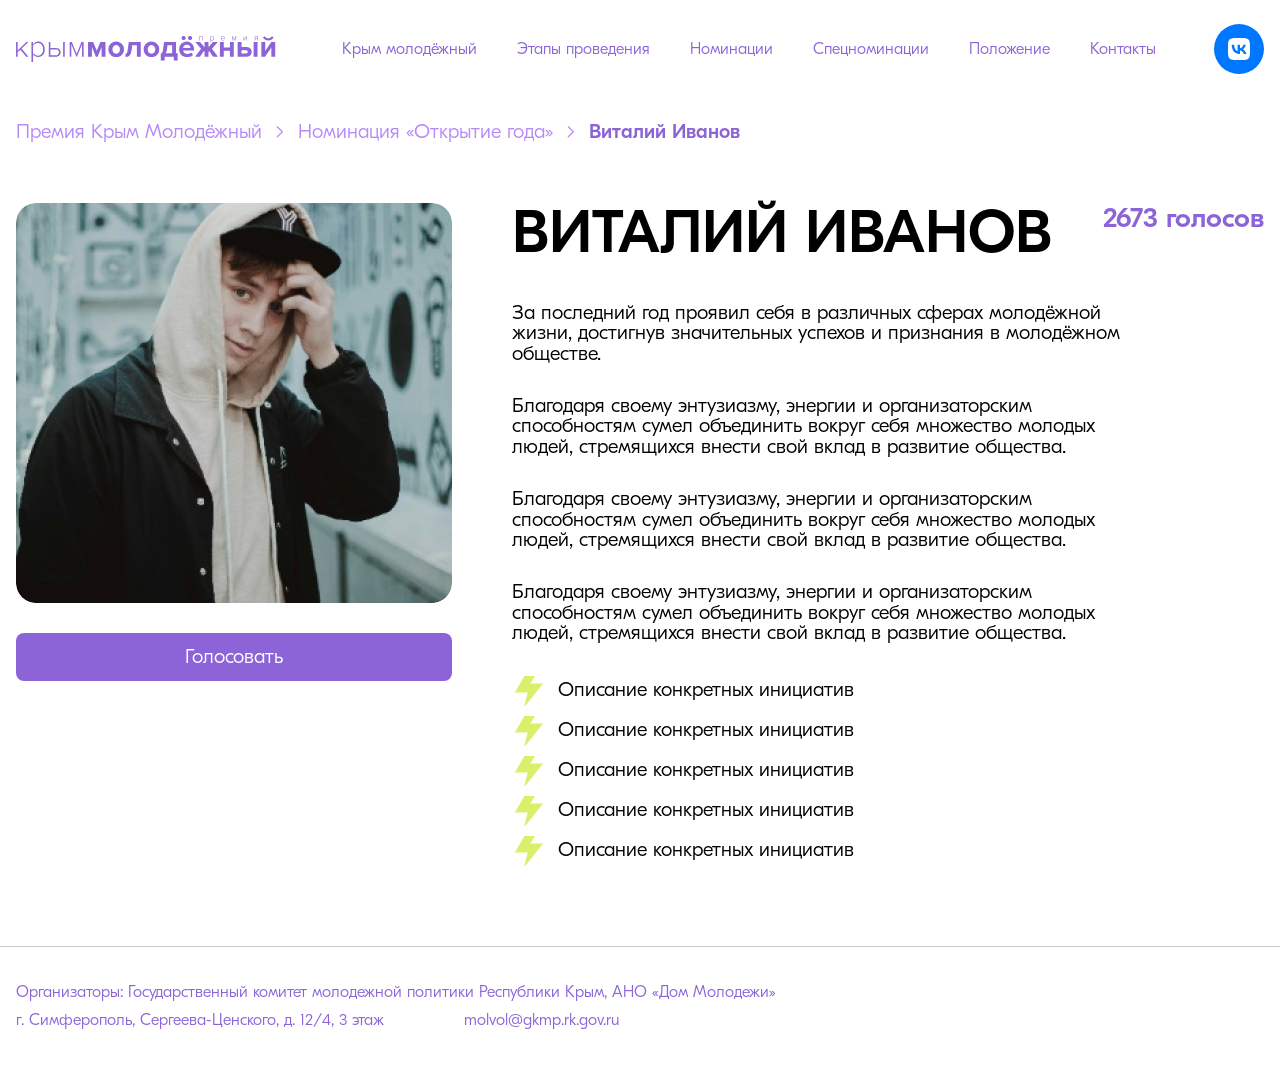
<file: app/nomination-info.html>
<!DOCTYPE html>
<html lang="en">

<head>
  <meta charset="UTF-8">
  <meta http-equiv="X-UA-Compatible" content="IE=edge">
  <meta name="viewport" content="width=device-width, initial-scale=1.0">
  <title>Document</title>
  <link rel="stylesheet" href="css/style.css">
</head>

<body class="bg-white text-primary">

  <header class="header mt-4">
    <div class="container">
      <div class="header__inner flex items-center justify-between py-2">
        <a class="logo max-w-[260px] mr-2" href="#">
          <svg width="100%" viewBox="0 0 296 30" fill="none" xmlns="http://www.w3.org/2000/svg">
            <path
              d="M14.0936 23.5938L6.29812 14.3737L14.1284 6.78893H11.7271L1.80872 16.3919V6.78893H0V23.5938H1.80872V18.5484L4.94076 15.5912L11.6577 23.5938H14.0936Z"
              fill="#8C64D7" />
            <path
              d="M25.2244 24.0091C26.7299 23.9991 28.0436 23.6322 29.1659 22.9084C30.2881 22.1844 31.1617 21.163 31.7853 19.844C32.4094 18.5254 32.7259 16.9686 32.7355 15.1734C32.7259 13.3682 32.4094 11.8093 31.7853 10.4965C31.1617 9.18419 30.2881 8.17058 29.1659 7.45644C28.0436 6.74271 26.7299 6.38154 25.2244 6.37293C24.385 6.37929 23.5962 6.51764 22.8581 6.78821C22.1196 7.05899 21.455 7.42426 20.8633 7.88444C20.2721 8.34399 19.7773 8.86115 19.379 9.43611V6.78863H17.5703V30H19.379V20.8761C20.0684 21.8442 20.9159 22.6055 21.9232 23.1603C22.9296 23.7152 24.0302 23.9979 25.2244 24.0091ZM24.9109 22.3714C24.1271 22.3632 23.3757 22.2172 22.657 21.9342C21.9388 21.6501 21.2954 21.2772 20.728 20.816C20.16 20.3546 19.7105 19.8534 19.379 19.3119V11.0005C19.7105 10.4602 20.16 9.96474 20.728 9.51441C21.2954 9.06387 21.9388 8.7027 22.657 8.43008C23.3757 8.15746 24.1271 8.01726 24.9109 8.01008C26.1662 8.0232 27.2311 8.34051 28.1053 8.96323C28.9793 9.58533 29.6445 10.4337 30.1012 11.5082C30.5577 12.5821 30.7876 13.804 30.7911 15.1734C30.7876 16.5433 30.5577 17.768 30.1012 18.8478C29.6445 19.9276 28.9793 20.7818 28.1053 21.4096C27.2311 22.0375 26.1662 22.3581 24.9109 22.3714Z"
              fill="#8C64D7" />
            <path
              d="M37.2988 6.78877V23.5928H45.6516C46.7667 23.5811 47.7032 23.3495 48.4623 22.8977C49.2207 22.4461 49.794 21.8458 50.1816 21.0966C50.5686 20.348 50.7629 19.5207 50.7646 18.6159C50.7629 17.7112 50.5686 16.8847 50.1816 16.1369C49.794 15.3888 49.2207 14.7894 48.4623 14.3389C47.7032 13.8877 46.7667 13.6567 45.6516 13.6452H39.1073V6.78877H37.2988ZM45.5123 15.2416C46.2547 15.2471 46.8735 15.3945 47.3689 15.6833C47.864 15.9726 48.2352 16.3698 48.4826 16.8755C48.73 17.3809 48.8538 17.961 48.8538 18.6159C48.853 19.2704 48.7267 19.8476 48.475 20.3474C48.2231 20.8475 47.8492 21.2396 47.3536 21.5227C46.8579 21.8062 46.2442 21.9503 45.5123 21.9554H39.1073V15.2416H45.5123ZM55.4633 23.5928V6.78877H53.6205V23.5928H55.4633Z"
              fill="#8C64D7" />
            <path
              d="M76.9778 23.5938V6.78893H74.4738L69.0431 20.4277L63.5425 6.78893H61.1074V23.5938H62.9161V9.25992L68.7299 23.5938H69.391L75.1348 9.25992V23.5938H76.9778Z"
              fill="#8C64D7" />
            <path
              d="M101.863 23.5938V6.78893H96.0178L91.9441 16.8088L87.8003 6.78893H81.9902V23.5938H86.4077V12.667L90.9344 23.5938H92.9538L97.4455 12.667V23.5938H101.863Z"
              fill="#8C64D7" />
            <path
              d="M114.033 24.0098C115.428 24.0016 116.675 23.7662 117.773 23.3042C118.872 22.8422 119.806 22.2045 120.574 21.3914C121.343 20.5784 121.929 19.6409 122.332 18.5789C122.735 17.5169 122.938 16.382 122.941 15.1736C122.938 13.9739 122.735 12.8457 122.332 11.7888C121.929 10.7316 121.343 9.79728 120.574 8.9866C119.806 8.1755 118.872 7.53946 117.773 7.07786C116.675 6.61645 115.428 6.38134 114.033 6.37274C112.647 6.38134 111.407 6.61645 110.313 7.07786C109.219 7.53946 108.289 8.1755 107.523 8.9866C106.756 9.79728 106.171 10.7316 105.769 11.7888C105.366 12.8457 105.163 13.9739 105.16 15.1736C105.163 16.382 105.366 17.5169 105.769 18.5789C106.171 19.6409 106.756 20.5784 107.523 21.3914C108.289 22.2045 109.219 22.8422 110.313 23.3042C111.407 23.7662 112.647 24.0016 114.033 24.0098ZM114.033 20.0773C113.115 20.0656 112.339 19.8377 111.703 19.3933C111.067 18.9491 110.583 18.3579 110.253 17.62C109.922 16.8819 109.757 16.0663 109.755 15.1736C109.757 14.2924 109.922 13.4852 110.253 12.7524C110.583 12.0192 111.067 11.4309 111.703 10.9878C112.339 10.544 113.115 10.3169 114.033 10.3052C114.952 10.3169 115.732 10.544 116.373 10.9878C117.014 11.4309 117.503 12.0192 117.839 12.7524C118.175 13.4852 118.345 14.2924 118.347 15.1736C118.345 16.0663 118.175 16.8819 117.839 17.62C117.503 18.3579 117.014 18.9491 116.373 19.3933C115.732 19.8377 114.952 20.0656 114.033 20.0773Z"
              fill="#8C64D7" />
            <path
              d="M124.662 24.0098C126.084 24.0118 127.277 23.7025 128.241 23.0822C129.206 22.4616 129.971 21.5185 130.537 20.2527C131.103 18.9872 131.5 17.387 131.727 15.4526L132.284 10.6528H137.608V23.5937H142.025V6.78923H128.421L127.342 14.9315C127.17 16.2799 126.962 17.3546 126.717 18.1554C126.472 18.9563 126.181 19.5316 125.844 19.8799C125.507 20.2292 125.113 20.3993 124.662 20.3915V24.0098Z"
              fill="#8C64D7" />
            <path
              d="M154.205 24.0098C155.599 24.0016 156.847 23.7662 157.945 23.3042C159.044 22.8422 159.978 22.2045 160.746 21.3914C161.515 20.5784 162.101 19.6409 162.504 18.5789C162.907 17.5169 163.11 16.382 163.113 15.1736C163.11 13.9739 162.907 12.8457 162.504 11.7888C162.101 10.7316 161.515 9.79728 160.746 8.9866C159.978 8.1755 159.044 7.53946 157.945 7.07786C156.847 6.61645 155.599 6.38134 154.205 6.37274C152.819 6.38134 151.579 6.61645 150.485 7.07786C149.391 7.53946 148.46 8.1755 147.694 8.9866C146.928 9.79728 146.343 10.7316 145.94 11.7888C145.538 12.8457 145.335 13.9739 145.332 15.1736C145.335 16.382 145.538 17.5169 145.94 18.5789C146.343 19.6409 146.928 20.5784 147.694 21.3914C148.46 22.2045 149.391 22.8422 150.485 23.3042C151.579 23.7662 152.819 24.0016 154.205 24.0098ZM154.205 20.0773C153.287 20.0656 152.51 19.8377 151.874 19.3933C151.239 18.9491 150.755 18.3579 150.424 17.62C150.094 16.8819 149.928 16.0663 149.926 15.1736C149.928 14.2924 150.094 13.4852 150.424 12.7524C150.755 12.0192 151.239 11.4309 151.874 10.9878C152.51 10.544 153.287 10.3169 154.205 10.3052C155.123 10.3169 155.904 10.544 156.545 10.9878C157.186 11.4309 157.675 12.0192 158.011 12.7524C158.347 13.4852 158.517 14.2924 158.519 15.1736C158.517 16.0663 158.347 16.8819 158.011 17.62C157.675 18.3579 157.186 18.9491 156.545 19.3933C155.904 19.8377 155.123 20.0656 154.205 20.0773Z"
              fill="#8C64D7" />
            <path
              d="M164.832 27.873H169.283V23.5925H179.624V27.873H184.041V19.7293H182.197V6.78892H168.588L167.509 14.9302C167.38 15.9393 167.231 16.7592 167.062 17.3893C166.893 18.0192 166.7 18.5064 166.484 18.8512C166.267 19.1953 166.022 19.4438 165.749 19.5955C165.476 19.7478 165.17 19.8503 164.832 19.9033V27.873ZM172.452 10.6525H177.78V19.7293H169.98C170.503 19.2431 170.928 18.6243 171.255 17.8728C171.582 17.1218 171.807 16.2334 171.93 15.2081L172.452 10.6525Z"
              fill="#8C64D7" />
            <path
              d="M200.533 2.33134C200.528 1.8972 200.419 1.50488 200.206 1.15477C199.993 0.804264 199.708 0.525496 199.353 0.318058C198.997 0.110826 198.602 0.0048542 198.167 0.000141144C197.733 0.0048542 197.338 0.110826 196.982 0.318058C196.626 0.525496 196.342 0.804264 196.129 1.15477C195.916 1.50488 195.807 1.8972 195.801 2.33134C195.807 2.77696 195.916 3.17707 196.129 3.5323C196.342 3.88753 196.626 4.16957 196.982 4.37783C197.338 4.58609 197.733 4.69246 198.167 4.69718C198.602 4.69246 198.997 4.58609 199.353 4.37783C199.708 4.16957 199.993 3.88753 200.206 3.5323C200.419 3.17707 200.528 2.77696 200.533 2.33134ZM193.158 2.33134C193.153 1.8972 193.047 1.50488 192.84 1.15477C192.633 0.804264 192.354 0.525496 192.003 0.318058C191.653 0.110826 191.261 0.0048542 190.827 0.000141144C190.381 0.0048542 189.981 0.110826 189.626 0.318058C189.27 0.525496 188.989 0.804264 188.78 1.15477C188.572 1.50488 188.466 1.8972 188.461 2.33134C188.466 2.77696 188.572 3.17707 188.78 3.5323C188.989 3.88753 189.27 4.16957 189.626 4.37783C189.981 4.58609 190.381 4.69246 190.827 4.69718C191.261 4.69246 191.653 4.58609 192.003 4.37783C192.354 4.16957 192.633 3.88753 192.84 3.5323C193.047 3.17707 193.153 2.77696 193.158 2.33134ZM194.72 24.0093C195.595 24.0087 196.456 23.9209 197.303 23.7449C198.149 23.569 198.943 23.3081 199.685 22.9623C200.427 22.6163 201.08 22.1881 201.643 21.6777L199.694 18.8256C199.326 19.1749 198.883 19.4733 198.368 19.7218C197.852 19.9704 197.318 20.1606 196.764 20.2933C196.21 20.4263 195.691 20.4929 195.207 20.4943C194.254 20.4853 193.435 20.3058 192.748 19.9561C192.06 19.606 191.517 19.138 191.115 18.5526C190.715 17.967 190.467 17.3164 190.372 16.601H202.861V15.6274C202.85 13.783 202.493 12.169 201.791 10.7858C201.089 9.40222 200.109 8.32383 198.85 7.55087C197.592 6.77831 196.122 6.38557 194.441 6.37307C193.158 6.38086 191.985 6.61085 190.925 7.06385C189.864 7.51603 188.948 8.14469 188.174 8.94799C187.402 9.75171 186.804 10.6841 186.383 11.7457C185.961 12.8071 185.748 13.95 185.742 15.1756C185.749 16.5264 185.977 17.7444 186.426 18.8291C186.875 19.9138 187.505 20.8418 188.314 21.6127C189.123 22.3842 190.072 22.9754 191.16 23.3868C192.248 23.7977 193.435 24.005 194.72 24.0093ZM198.58 13.6112H190.302C190.353 13.1875 190.469 12.7581 190.651 12.3246C190.832 11.8913 191.089 11.4907 191.42 11.1234C191.751 10.7561 192.166 10.4599 192.665 10.235C193.164 10.0098 193.756 9.89437 194.441 9.88801C195.17 9.89478 195.791 10.0137 196.306 10.2449C196.82 10.4757 197.241 10.7776 197.567 11.1496C197.893 11.5217 198.138 11.9234 198.3 12.3541C198.463 12.7852 198.557 13.2043 198.58 13.6112Z"
              fill="#8C64D7" />
            <path
              d="M209.416 23.5938L213.905 17.1222L214.707 17.9921V23.5938H219.157V17.9921L219.958 17.1222L224.447 23.5938H229.945L223.125 14.4085L229.738 6.78893H224.308L219.157 12.8771V6.78893H214.707V12.8771L209.556 6.78893H204.127L210.739 14.4085L203.918 23.5938H209.416Z"
              fill="#8C64D7" />
            <path
              d="M236.593 23.5938V16.881H243.56V23.5938H247.977V6.78893H243.56V13.0176H236.593V6.78893H232.176V23.5938H236.593Z"
              fill="#8C64D7" />
            <path
              d="M252.363 6.78893V23.5938H262.526C263.78 23.5812 264.842 23.3246 265.711 22.8247C266.578 22.3251 267.238 21.6594 267.689 20.827C268.14 19.9946 268.366 19.0734 268.37 18.0633C268.37 17.0642 268.153 16.1506 267.72 15.3235C267.288 14.4958 266.638 13.8328 265.773 13.334C264.908 12.8353 263.826 12.5795 262.526 12.5666H256.781V6.78893H252.363ZM261.864 16.2525C262.495 16.2628 262.983 16.4337 263.327 16.7664C263.672 17.0984 263.846 17.5309 263.85 18.0633C263.846 18.5954 263.672 19.0275 263.327 19.3602C262.983 19.6922 262.495 19.8632 261.864 19.8734H256.781V16.2525H261.864ZM275.013 23.5938V6.78893H270.563V23.5938H275.013Z"
              fill="#8C64D7" />
            <path
              d="M283.608 23.5938L290.75 13.0514V23.5938H295.167V6.78893H290.715L283.782 16.9482V6.78893H279.365V23.5938H283.608ZM293.357 2.04433L291.408 0.38238C290.918 1.07705 290.323 1.6147 289.624 1.99555C288.925 2.37619 288.138 2.56907 287.267 2.57461C286.359 2.56682 285.553 2.36963 284.852 1.98243C284.149 1.59482 283.561 1.06147 283.09 0.38238L281.142 2.04433C281.866 2.99809 282.756 3.74523 283.813 4.28657C284.867 4.82792 286.019 5.10382 287.267 5.11407C288.53 5.10382 289.684 4.82792 290.729 4.28657C291.775 3.74523 292.65 2.99809 293.357 2.04433Z"
              fill="#8C64D7" />
            <path d="M212.503 5.03857V0.300329H208.795V5.03857H209.305V0.750255H211.993V5.03857H212.503Z"
              fill="#8C64D7" />
            <path
              d="M223.229 5.15572C223.653 5.15285 224.024 5.04934 224.34 4.84559C224.657 4.64123 224.903 4.35344 225.078 3.9812C225.254 3.60958 225.344 3.17052 225.346 2.66443C225.344 2.15547 225.254 1.716 225.078 1.34561C224.903 0.975829 224.657 0.690091 224.34 0.488599C224.024 0.287312 223.653 0.185643 223.229 0.182979C222.991 0.184824 222.77 0.223772 222.56 0.300024C222.353 0.37648 222.165 0.479582 221.999 0.609128C221.833 0.738673 221.693 0.884617 221.581 1.04655V0.30043H221.07V6.84473H221.581V4.27227C221.775 4.5453 222.013 4.75991 222.298 4.91631C222.581 5.0727 222.893 5.15244 223.229 5.15572ZM223.141 4.69411C222.919 4.69165 222.708 4.65066 222.505 4.57071C222.302 4.49036 222.12 4.38542 221.96 4.25546C221.8 4.1251 221.673 3.98407 221.581 3.83136V1.48765C221.673 1.33536 221.8 1.19577 221.96 1.06869C222.12 0.941806 222.302 0.840138 222.505 0.763067C222.708 0.686201 222.919 0.646639 223.141 0.644589C223.495 0.648279 223.794 0.737855 224.04 0.913315C224.286 1.08878 224.475 1.32818 224.604 1.63093C224.733 1.93389 224.797 2.27826 224.799 2.66443C224.797 3.05081 224.733 3.39599 224.604 3.70038C224.475 4.00498 224.286 4.24562 224.04 4.42272C223.794 4.59982 223.495 4.69021 223.141 4.69411Z"
              fill="#8C64D7" />
            <path
              d="M235.708 5.15576C236.099 5.15453 236.448 5.08853 236.753 4.95734C237.058 4.82636 237.329 4.63758 237.563 4.3912L237.298 4.05708C237.095 4.27374 236.862 4.43732 236.597 4.54841C236.333 4.65931 236.05 4.71485 235.747 4.71526C235.468 4.71342 235.216 4.66361 234.992 4.56563C234.769 4.46744 234.578 4.33196 234.418 4.15896C234.26 3.98616 234.135 3.7861 234.045 3.5594C233.957 3.33228 233.906 3.08898 233.894 2.82968H237.858V2.69214C237.858 2.34922 237.809 2.02659 237.71 1.72506C237.614 1.42354 237.47 1.15707 237.28 0.926469C237.089 0.695256 236.856 0.514261 236.579 0.383076C236.3 0.251891 235.982 0.185069 235.619 0.182609C235.289 0.184659 234.986 0.249638 234.707 0.377133C234.431 0.504424 234.189 0.681318 233.984 0.908022C233.779 1.13432 233.621 1.3971 233.506 1.69595C233.393 1.99501 233.336 2.31724 233.334 2.66262C233.338 3.15416 233.441 3.58646 233.644 3.95952C233.844 4.33258 234.123 4.62405 234.478 4.83456C234.832 5.04487 235.242 5.15207 235.708 5.15576ZM237.337 2.42751H233.894C233.902 2.21864 233.945 2.00875 234.021 1.79803C234.096 1.58711 234.205 1.39341 234.347 1.21631C234.488 1.03941 234.664 0.897163 234.875 0.789345C235.084 0.681322 235.33 0.625978 235.609 0.623108C235.906 0.626388 236.163 0.682755 236.38 0.791803C236.597 0.901671 236.776 1.04556 236.915 1.22369C237.056 1.40222 237.161 1.59613 237.231 1.80623C237.3 2.01634 237.335 2.22336 237.337 2.42751Z"
              fill="#8C64D7" />
            <path
              d="M250.625 5.03857V0.300329H249.92L248.389 4.1457L246.837 0.300329H246.15V5.03857H246.661V0.996843L248.301 5.03857H248.487L250.106 0.996843V5.03857H250.625Z"
              fill="#8C64D7" />
            <path
              d="M259.685 5.03857L262.393 1.03579V5.03857H262.903V0.300329H262.403L259.704 4.24368V0.300329H259.195V5.03857H259.685Z"
              fill="#8C64D7" />
            <path
              d="M271.929 5.03857L273.196 3.10503H274.639V5.03857H275.157V0.300329H272.802C272.499 0.302994 272.238 0.365921 272.023 0.489317C271.81 0.612508 271.646 0.779363 271.531 0.989874C271.419 1.20039 271.363 1.43795 271.361 1.70258C271.363 1.96925 271.417 2.20395 271.521 2.40627C271.628 2.60878 271.777 2.76969 271.968 2.88919C272.161 3.00869 272.386 3.07756 272.646 3.0954L271.322 5.03857H271.929ZM272.843 2.6551C272.634 2.65347 272.458 2.61288 272.316 2.53253C272.175 2.45238 272.068 2.34067 271.999 2.19821C271.927 2.05596 271.89 1.89054 271.89 1.70258C271.89 1.51482 271.929 1.34961 272.003 1.20715C272.077 1.06449 272.183 0.95318 272.325 0.872829C272.466 0.792479 272.64 0.751689 272.843 0.750255H274.639V2.6551H272.843Z"
              fill="#8C64D7" />
          </svg>
        </a>
        <nav class="menu hidden xl:block">
          <ul class="flex items-center gap-2 text-base font-eesti-300">
            <li>
              <a href="#" class="px-1 2xl:px-4">Крым молодёжный</a>
            </li>
            <li>
              <a href="#" class="px-1 2xl:px-4">Этапы проведения</a>
            </li>
            <li>
              <a href="#" class="px-1 2xl:px-4">Номинации</a>
            </li>
            <li>
              <a href="#" class="px-1 2xl:px-4">Спецноминации</a>
            </li>
            <li>
              <a href="#" class="px-1 2xl:px-4">Положение</a>
            </li>
            <li>
              <a href="#" class="px-1 2xl:px-4">Контакты</a>
            </li>
          </ul>
        </nav>
        <a href="#"
          class="min-h-[50px] min-w-[50px] flex justify-center items-center rounded-full bg-azure ml-auto xl:ml-0">
          <img src="img/icons/vk.svg" alt="vk">
        </a>
        <div class="burger ml-2 xl:hidden">
          <span class="bar"></span>
          <span class="bar"></span>
          <span class="bar"></span>
        </div>
      </div>
    </div>

    <div class="bg-primary popup z-20" id="popup-menu">
      <div class="container">
        <ul
          class="text-base font-eesti-300 py-10 flex flex-col justify-center items-center gap-4 md:gap-6 h-[calc(100vh - 92px)] text-white">
          <li>
            <a href="#" class="text-2xl md:text-[44px]">Крым молодёжный</a>
          </li>
          <li>
            <a href="#" class="text-2xl md:text-[44px]">Этапы проведения</a>
          </li>
          <li>
            <a href="#" class="text-2xl md:text-[44px]">Номинации</a>
          </li>
          <li>
            <a href="#" class="text-2xl md:text-[44px]">Спецноминации</a>
          </li>
          <li>
            <a href="#" class="text-2xl md:text-[44px]">Положение</a>
          </li>
          <li>
            <a href="#" class="text-2xl md:text-[44px]">Контакты</a>
          </li>
        </ul>
      </div>

    </div>
  </header>

  <main class="mb-10 lg:mb-20">
    <div class="breadcrumbs pt-10">
      <div class="container">
        <ul class="text-primary-light flex gap-9 gap-y-2 flex-wrap">
          <li>
            <a class="font-eesti-300 text-xl/[calc(20.5/20*100%)]" href="#">Премия Крым Молодёжный</a>
          </li>
          <li>
            <a class="font-eesti-300 text-xl/[calc(20.5/20*100%)]" href="#">Номинация «Открытие года»</a>
          </li>
          <li class="active text-primary">
            <span class="font-eesti-500 text-xl/[calc(20.5/20*100%)]">Виталий Иванов</span>
          </li>
        </ul>
      </div>
    </div>
    <section class="mt-7 md:mt-[60px]">
      <div class="container">
        <div class="flex gap-7 flex-wrap justify-center lg:flex-nowrap 2xl:gap-[60px] lg:justify-between">
          <div class="max-w-[340px] xl:max-w-[436px] w-full">
            <div class="rounded-[20px] relative w-full pb-[91.745%] lg:mb-[30px] overflow-hidden">
              <img class="absolute w-full h-full" src="img/humman-img.png" alt="">
            </div>
            <form class="hidden lg:block" action="#">
              <button class="text-white bg-primary text-xl/[calc(20.5/20*100%)] w-full py-3.5 rounded-lg" type="submit">
                Голосовать
              </button>
            </form>
          </div>
          <div class="w-full text-black text-lg md:text-xl/[calc(20.5/20*100%)] mr-auto relative pt-10 2xl:pt-0">
            <h1
              class="text-black uppercase font-eesti-500 mb-5 lg:mb-10 text-3xl xs:text-4xl lg:text-5xl 2xl:text-6xl/[1] max-w-[615px]">
              Виталий иванов
            </h1>
            <div class="grid gap-4 xl:gap-8 mb-5 xl:mb-8 max-w-[615px]">
              <p>
                За последний год проявил себя в различных сферах молодёжной жизни, достигнув значительных успехов
                и признания
                в молодёжном обществе.
              </p>
              <p>
                Благодаря своему энтузиазму, энергии и организаторским способностям сумел объединить вокруг себя
                множество молодых
                людей, стремящихся внести свой вклад в развитие общества.
              </p>
              <p>
                Благодаря своему энтузиазму, энергии и организаторским способностям сумел объединить вокруг себя
                множество молодых
                людей, стремящихся внести свой вклад в развитие общества.
              </p>
              <p>
                Благодаря своему энтузиазму, энергии и организаторским способностям сумел объединить вокруг себя
                множество молодых
                людей, стремящихся внести свой вклад в развитие общества.
              </p>
            </div>
            <ul class="max-w-[615px]">
              <li class="flex items-center gap-2.5 mb-2.5">
                <img class="h-[30px] w-9" src="img/icons/lightning.svg" alt="">
                <p>Описание конкретных инициатив</p>
              </li>
              <li class="flex items-center gap-2.5 mb-2.5">
                <img class="h-[30px] w-9" src="img/icons/lightning.svg" alt="">
                <p>Описание конкретных инициатив</p>
              </li>
              <li class="flex items-center gap-2.5 mb-2.5">
                <img class="h-[30px] w-9" src="img/icons/lightning.svg" alt="">
                <p>Описание конкретных инициатив</p>
              </li>
              <li class="flex items-center gap-2.5 mb-2.5">
                <img class="h-[30px] w-9" src="img/icons/lightning.svg" alt="">
                <p>Описание конкретных инициатив</p>
              </li>
              <li class="flex items-center gap-2.5">
                <img class="h-[30px] w-9" src="img/icons/lightning.svg" alt="">
                <p>Описание конкретных инициатив</p>
              </li>
            </ul>
            <form class="lg:hidden mt-5 block max-w-80" action="#">
              <button class="text-white bg-primary text-xl/[calc(20.5/20*100%)] w-full py-3.5 rounded-lg" type="submit">
                Голосовать
              </button>
            </form>
            <div class="absolute font-eesti-500 text-xl sm:text-[28px]/[calc(32/28*100%)] text-primary top-0 right-0">
              <span>2673</span> голосов
            </div>
          </div>
        </div>
      </div>
    </section>
  </main>

  <footer class="border-t border-t-gray pt-9 pb-[35px]">
    <div class="container">
      <div class="flex justify-between flex-wrap gap-2.5">
        <p>
          Организаторы: Государственный комитет молодежной политики Республики Крым, АНО «Дом Молодежи»
        </p>
        <div class="flex justify-between flex-wrap gap-2.5">
          <p class="mr-[70px]">
            г. Симферополь, Сергеева-Ценского, д. 12/4, 3 этаж
          </p>
          <a href="mailto:molvol@gkmp.rk.gov.ru">molvol@gkmp.rk.gov.ru</a>
        </div>
      </div>
    </div>
  </footer>







  <script src="js/main.js"></script>
</body>

</html>
</file>
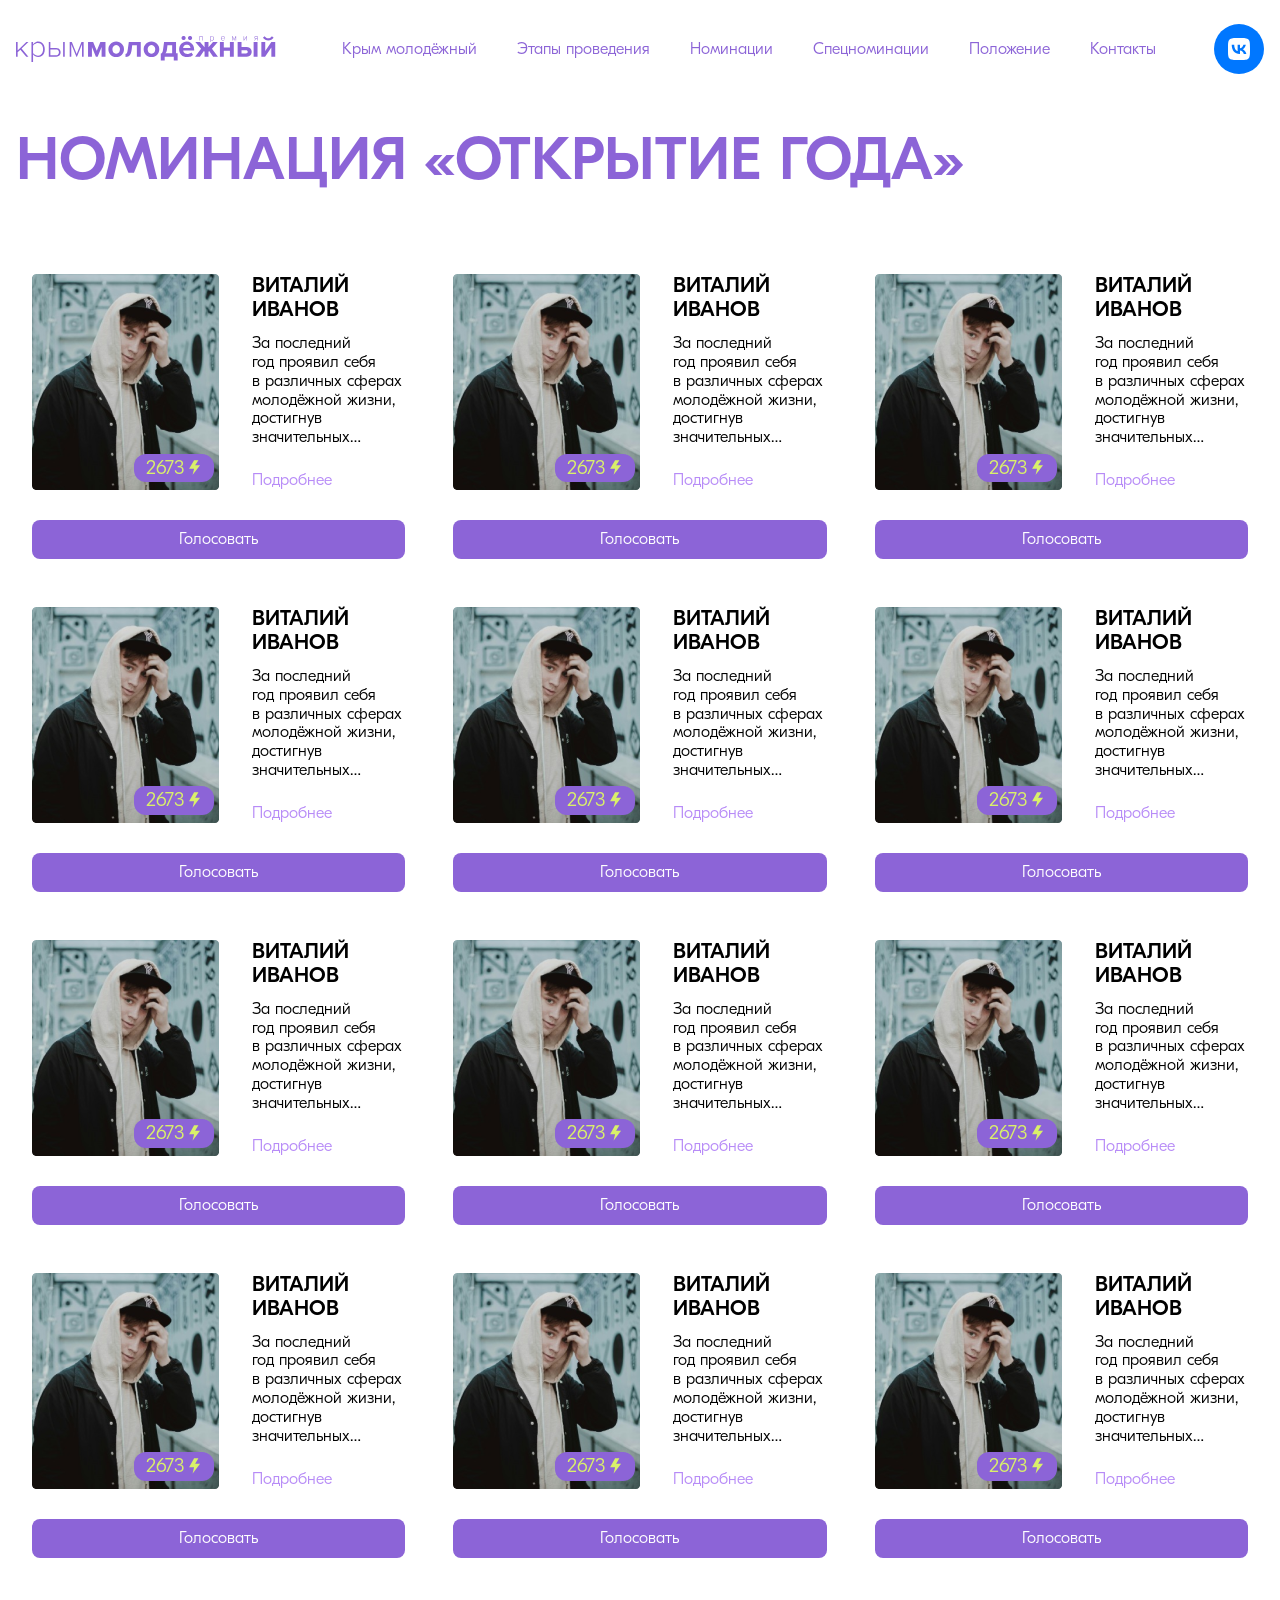
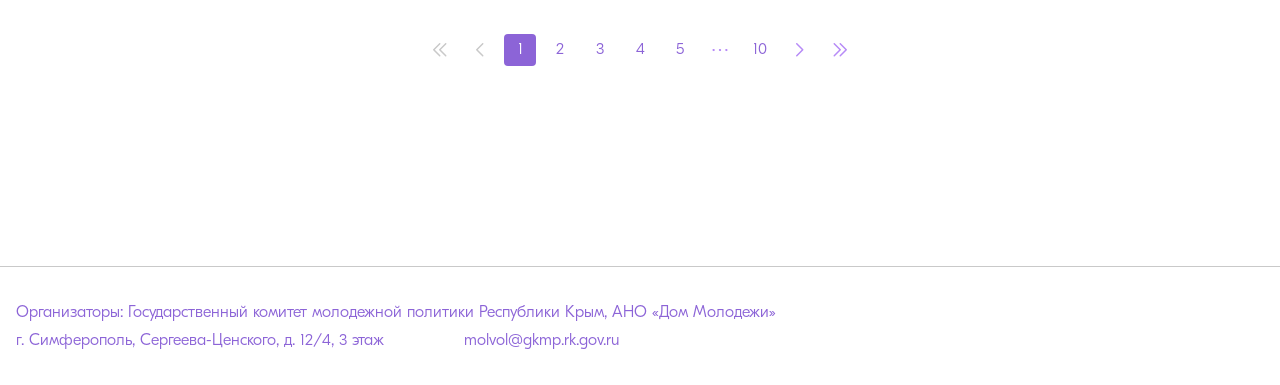
<file: app/nomination-list.html>
<!DOCTYPE html>
<html lang="en">

<head>
  <meta charset="UTF-8">
  <meta http-equiv="X-UA-Compatible" content="IE=edge">
  <meta name="viewport" content="width=device-width, initial-scale=1.0">
  <title>Document</title>
  <link rel="stylesheet" href="css/style.css">
</head>

<body class="bg-white text-primary">

  <header class="header mt-4">
    <div class="container">
      <div class="header__inner flex items-center justify-between py-2">
        <a class="logo max-w-[260px] mr-2" href="#">
          <svg width="100%" viewBox="0 0 296 30" fill="none" xmlns="http://www.w3.org/2000/svg">
            <path
              d="M14.0936 23.5938L6.29812 14.3737L14.1284 6.78893H11.7271L1.80872 16.3919V6.78893H0V23.5938H1.80872V18.5484L4.94076 15.5912L11.6577 23.5938H14.0936Z"
              fill="#8C64D7" />
            <path
              d="M25.2244 24.0091C26.7299 23.9991 28.0436 23.6322 29.1659 22.9084C30.2881 22.1844 31.1617 21.163 31.7853 19.844C32.4094 18.5254 32.7259 16.9686 32.7355 15.1734C32.7259 13.3682 32.4094 11.8093 31.7853 10.4965C31.1617 9.18419 30.2881 8.17058 29.1659 7.45644C28.0436 6.74271 26.7299 6.38154 25.2244 6.37293C24.385 6.37929 23.5962 6.51764 22.8581 6.78821C22.1196 7.05899 21.455 7.42426 20.8633 7.88444C20.2721 8.34399 19.7773 8.86115 19.379 9.43611V6.78863H17.5703V30H19.379V20.8761C20.0684 21.8442 20.9159 22.6055 21.9232 23.1603C22.9296 23.7152 24.0302 23.9979 25.2244 24.0091ZM24.9109 22.3714C24.1271 22.3632 23.3757 22.2172 22.657 21.9342C21.9388 21.6501 21.2954 21.2772 20.728 20.816C20.16 20.3546 19.7105 19.8534 19.379 19.3119V11.0005C19.7105 10.4602 20.16 9.96474 20.728 9.51441C21.2954 9.06387 21.9388 8.7027 22.657 8.43008C23.3757 8.15746 24.1271 8.01726 24.9109 8.01008C26.1662 8.0232 27.2311 8.34051 28.1053 8.96323C28.9793 9.58533 29.6445 10.4337 30.1012 11.5082C30.5577 12.5821 30.7876 13.804 30.7911 15.1734C30.7876 16.5433 30.5577 17.768 30.1012 18.8478C29.6445 19.9276 28.9793 20.7818 28.1053 21.4096C27.2311 22.0375 26.1662 22.3581 24.9109 22.3714Z"
              fill="#8C64D7" />
            <path
              d="M37.2988 6.78877V23.5928H45.6516C46.7667 23.5811 47.7032 23.3495 48.4623 22.8977C49.2207 22.4461 49.794 21.8458 50.1816 21.0966C50.5686 20.348 50.7629 19.5207 50.7646 18.6159C50.7629 17.7112 50.5686 16.8847 50.1816 16.1369C49.794 15.3888 49.2207 14.7894 48.4623 14.3389C47.7032 13.8877 46.7667 13.6567 45.6516 13.6452H39.1073V6.78877H37.2988ZM45.5123 15.2416C46.2547 15.2471 46.8735 15.3945 47.3689 15.6833C47.864 15.9726 48.2352 16.3698 48.4826 16.8755C48.73 17.3809 48.8538 17.961 48.8538 18.6159C48.853 19.2704 48.7267 19.8476 48.475 20.3474C48.2231 20.8475 47.8492 21.2396 47.3536 21.5227C46.8579 21.8062 46.2442 21.9503 45.5123 21.9554H39.1073V15.2416H45.5123ZM55.4633 23.5928V6.78877H53.6205V23.5928H55.4633Z"
              fill="#8C64D7" />
            <path
              d="M76.9778 23.5938V6.78893H74.4738L69.0431 20.4277L63.5425 6.78893H61.1074V23.5938H62.9161V9.25992L68.7299 23.5938H69.391L75.1348 9.25992V23.5938H76.9778Z"
              fill="#8C64D7" />
            <path
              d="M101.863 23.5938V6.78893H96.0178L91.9441 16.8088L87.8003 6.78893H81.9902V23.5938H86.4077V12.667L90.9344 23.5938H92.9538L97.4455 12.667V23.5938H101.863Z"
              fill="#8C64D7" />
            <path
              d="M114.033 24.0098C115.428 24.0016 116.675 23.7662 117.773 23.3042C118.872 22.8422 119.806 22.2045 120.574 21.3914C121.343 20.5784 121.929 19.6409 122.332 18.5789C122.735 17.5169 122.938 16.382 122.941 15.1736C122.938 13.9739 122.735 12.8457 122.332 11.7888C121.929 10.7316 121.343 9.79728 120.574 8.9866C119.806 8.1755 118.872 7.53946 117.773 7.07786C116.675 6.61645 115.428 6.38134 114.033 6.37274C112.647 6.38134 111.407 6.61645 110.313 7.07786C109.219 7.53946 108.289 8.1755 107.523 8.9866C106.756 9.79728 106.171 10.7316 105.769 11.7888C105.366 12.8457 105.163 13.9739 105.16 15.1736C105.163 16.382 105.366 17.5169 105.769 18.5789C106.171 19.6409 106.756 20.5784 107.523 21.3914C108.289 22.2045 109.219 22.8422 110.313 23.3042C111.407 23.7662 112.647 24.0016 114.033 24.0098ZM114.033 20.0773C113.115 20.0656 112.339 19.8377 111.703 19.3933C111.067 18.9491 110.583 18.3579 110.253 17.62C109.922 16.8819 109.757 16.0663 109.755 15.1736C109.757 14.2924 109.922 13.4852 110.253 12.7524C110.583 12.0192 111.067 11.4309 111.703 10.9878C112.339 10.544 113.115 10.3169 114.033 10.3052C114.952 10.3169 115.732 10.544 116.373 10.9878C117.014 11.4309 117.503 12.0192 117.839 12.7524C118.175 13.4852 118.345 14.2924 118.347 15.1736C118.345 16.0663 118.175 16.8819 117.839 17.62C117.503 18.3579 117.014 18.9491 116.373 19.3933C115.732 19.8377 114.952 20.0656 114.033 20.0773Z"
              fill="#8C64D7" />
            <path
              d="M124.662 24.0098C126.084 24.0118 127.277 23.7025 128.241 23.0822C129.206 22.4616 129.971 21.5185 130.537 20.2527C131.103 18.9872 131.5 17.387 131.727 15.4526L132.284 10.6528H137.608V23.5937H142.025V6.78923H128.421L127.342 14.9315C127.17 16.2799 126.962 17.3546 126.717 18.1554C126.472 18.9563 126.181 19.5316 125.844 19.8799C125.507 20.2292 125.113 20.3993 124.662 20.3915V24.0098Z"
              fill="#8C64D7" />
            <path
              d="M154.205 24.0098C155.599 24.0016 156.847 23.7662 157.945 23.3042C159.044 22.8422 159.978 22.2045 160.746 21.3914C161.515 20.5784 162.101 19.6409 162.504 18.5789C162.907 17.5169 163.11 16.382 163.113 15.1736C163.11 13.9739 162.907 12.8457 162.504 11.7888C162.101 10.7316 161.515 9.79728 160.746 8.9866C159.978 8.1755 159.044 7.53946 157.945 7.07786C156.847 6.61645 155.599 6.38134 154.205 6.37274C152.819 6.38134 151.579 6.61645 150.485 7.07786C149.391 7.53946 148.46 8.1755 147.694 8.9866C146.928 9.79728 146.343 10.7316 145.94 11.7888C145.538 12.8457 145.335 13.9739 145.332 15.1736C145.335 16.382 145.538 17.5169 145.94 18.5789C146.343 19.6409 146.928 20.5784 147.694 21.3914C148.46 22.2045 149.391 22.8422 150.485 23.3042C151.579 23.7662 152.819 24.0016 154.205 24.0098ZM154.205 20.0773C153.287 20.0656 152.51 19.8377 151.874 19.3933C151.239 18.9491 150.755 18.3579 150.424 17.62C150.094 16.8819 149.928 16.0663 149.926 15.1736C149.928 14.2924 150.094 13.4852 150.424 12.7524C150.755 12.0192 151.239 11.4309 151.874 10.9878C152.51 10.544 153.287 10.3169 154.205 10.3052C155.123 10.3169 155.904 10.544 156.545 10.9878C157.186 11.4309 157.675 12.0192 158.011 12.7524C158.347 13.4852 158.517 14.2924 158.519 15.1736C158.517 16.0663 158.347 16.8819 158.011 17.62C157.675 18.3579 157.186 18.9491 156.545 19.3933C155.904 19.8377 155.123 20.0656 154.205 20.0773Z"
              fill="#8C64D7" />
            <path
              d="M164.832 27.873H169.283V23.5925H179.624V27.873H184.041V19.7293H182.197V6.78892H168.588L167.509 14.9302C167.38 15.9393 167.231 16.7592 167.062 17.3893C166.893 18.0192 166.7 18.5064 166.484 18.8512C166.267 19.1953 166.022 19.4438 165.749 19.5955C165.476 19.7478 165.17 19.8503 164.832 19.9033V27.873ZM172.452 10.6525H177.78V19.7293H169.98C170.503 19.2431 170.928 18.6243 171.255 17.8728C171.582 17.1218 171.807 16.2334 171.93 15.2081L172.452 10.6525Z"
              fill="#8C64D7" />
            <path
              d="M200.533 2.33134C200.528 1.8972 200.419 1.50488 200.206 1.15477C199.993 0.804264 199.708 0.525496 199.353 0.318058C198.997 0.110826 198.602 0.0048542 198.167 0.000141144C197.733 0.0048542 197.338 0.110826 196.982 0.318058C196.626 0.525496 196.342 0.804264 196.129 1.15477C195.916 1.50488 195.807 1.8972 195.801 2.33134C195.807 2.77696 195.916 3.17707 196.129 3.5323C196.342 3.88753 196.626 4.16957 196.982 4.37783C197.338 4.58609 197.733 4.69246 198.167 4.69718C198.602 4.69246 198.997 4.58609 199.353 4.37783C199.708 4.16957 199.993 3.88753 200.206 3.5323C200.419 3.17707 200.528 2.77696 200.533 2.33134ZM193.158 2.33134C193.153 1.8972 193.047 1.50488 192.84 1.15477C192.633 0.804264 192.354 0.525496 192.003 0.318058C191.653 0.110826 191.261 0.0048542 190.827 0.000141144C190.381 0.0048542 189.981 0.110826 189.626 0.318058C189.27 0.525496 188.989 0.804264 188.78 1.15477C188.572 1.50488 188.466 1.8972 188.461 2.33134C188.466 2.77696 188.572 3.17707 188.78 3.5323C188.989 3.88753 189.27 4.16957 189.626 4.37783C189.981 4.58609 190.381 4.69246 190.827 4.69718C191.261 4.69246 191.653 4.58609 192.003 4.37783C192.354 4.16957 192.633 3.88753 192.84 3.5323C193.047 3.17707 193.153 2.77696 193.158 2.33134ZM194.72 24.0093C195.595 24.0087 196.456 23.9209 197.303 23.7449C198.149 23.569 198.943 23.3081 199.685 22.9623C200.427 22.6163 201.08 22.1881 201.643 21.6777L199.694 18.8256C199.326 19.1749 198.883 19.4733 198.368 19.7218C197.852 19.9704 197.318 20.1606 196.764 20.2933C196.21 20.4263 195.691 20.4929 195.207 20.4943C194.254 20.4853 193.435 20.3058 192.748 19.9561C192.06 19.606 191.517 19.138 191.115 18.5526C190.715 17.967 190.467 17.3164 190.372 16.601H202.861V15.6274C202.85 13.783 202.493 12.169 201.791 10.7858C201.089 9.40222 200.109 8.32383 198.85 7.55087C197.592 6.77831 196.122 6.38557 194.441 6.37307C193.158 6.38086 191.985 6.61085 190.925 7.06385C189.864 7.51603 188.948 8.14469 188.174 8.94799C187.402 9.75171 186.804 10.6841 186.383 11.7457C185.961 12.8071 185.748 13.95 185.742 15.1756C185.749 16.5264 185.977 17.7444 186.426 18.8291C186.875 19.9138 187.505 20.8418 188.314 21.6127C189.123 22.3842 190.072 22.9754 191.16 23.3868C192.248 23.7977 193.435 24.005 194.72 24.0093ZM198.58 13.6112H190.302C190.353 13.1875 190.469 12.7581 190.651 12.3246C190.832 11.8913 191.089 11.4907 191.42 11.1234C191.751 10.7561 192.166 10.4599 192.665 10.235C193.164 10.0098 193.756 9.89437 194.441 9.88801C195.17 9.89478 195.791 10.0137 196.306 10.2449C196.82 10.4757 197.241 10.7776 197.567 11.1496C197.893 11.5217 198.138 11.9234 198.3 12.3541C198.463 12.7852 198.557 13.2043 198.58 13.6112Z"
              fill="#8C64D7" />
            <path
              d="M209.416 23.5938L213.905 17.1222L214.707 17.9921V23.5938H219.157V17.9921L219.958 17.1222L224.447 23.5938H229.945L223.125 14.4085L229.738 6.78893H224.308L219.157 12.8771V6.78893H214.707V12.8771L209.556 6.78893H204.127L210.739 14.4085L203.918 23.5938H209.416Z"
              fill="#8C64D7" />
            <path
              d="M236.593 23.5938V16.881H243.56V23.5938H247.977V6.78893H243.56V13.0176H236.593V6.78893H232.176V23.5938H236.593Z"
              fill="#8C64D7" />
            <path
              d="M252.363 6.78893V23.5938H262.526C263.78 23.5812 264.842 23.3246 265.711 22.8247C266.578 22.3251 267.238 21.6594 267.689 20.827C268.14 19.9946 268.366 19.0734 268.37 18.0633C268.37 17.0642 268.153 16.1506 267.72 15.3235C267.288 14.4958 266.638 13.8328 265.773 13.334C264.908 12.8353 263.826 12.5795 262.526 12.5666H256.781V6.78893H252.363ZM261.864 16.2525C262.495 16.2628 262.983 16.4337 263.327 16.7664C263.672 17.0984 263.846 17.5309 263.85 18.0633C263.846 18.5954 263.672 19.0275 263.327 19.3602C262.983 19.6922 262.495 19.8632 261.864 19.8734H256.781V16.2525H261.864ZM275.013 23.5938V6.78893H270.563V23.5938H275.013Z"
              fill="#8C64D7" />
            <path
              d="M283.608 23.5938L290.75 13.0514V23.5938H295.167V6.78893H290.715L283.782 16.9482V6.78893H279.365V23.5938H283.608ZM293.357 2.04433L291.408 0.38238C290.918 1.07705 290.323 1.6147 289.624 1.99555C288.925 2.37619 288.138 2.56907 287.267 2.57461C286.359 2.56682 285.553 2.36963 284.852 1.98243C284.149 1.59482 283.561 1.06147 283.09 0.38238L281.142 2.04433C281.866 2.99809 282.756 3.74523 283.813 4.28657C284.867 4.82792 286.019 5.10382 287.267 5.11407C288.53 5.10382 289.684 4.82792 290.729 4.28657C291.775 3.74523 292.65 2.99809 293.357 2.04433Z"
              fill="#8C64D7" />
            <path d="M212.503 5.03857V0.300329H208.795V5.03857H209.305V0.750255H211.993V5.03857H212.503Z"
              fill="#8C64D7" />
            <path
              d="M223.229 5.15572C223.653 5.15285 224.024 5.04934 224.34 4.84559C224.657 4.64123 224.903 4.35344 225.078 3.9812C225.254 3.60958 225.344 3.17052 225.346 2.66443C225.344 2.15547 225.254 1.716 225.078 1.34561C224.903 0.975829 224.657 0.690091 224.34 0.488599C224.024 0.287312 223.653 0.185643 223.229 0.182979C222.991 0.184824 222.77 0.223772 222.56 0.300024C222.353 0.37648 222.165 0.479582 221.999 0.609128C221.833 0.738673 221.693 0.884617 221.581 1.04655V0.30043H221.07V6.84473H221.581V4.27227C221.775 4.5453 222.013 4.75991 222.298 4.91631C222.581 5.0727 222.893 5.15244 223.229 5.15572ZM223.141 4.69411C222.919 4.69165 222.708 4.65066 222.505 4.57071C222.302 4.49036 222.12 4.38542 221.96 4.25546C221.8 4.1251 221.673 3.98407 221.581 3.83136V1.48765C221.673 1.33536 221.8 1.19577 221.96 1.06869C222.12 0.941806 222.302 0.840138 222.505 0.763067C222.708 0.686201 222.919 0.646639 223.141 0.644589C223.495 0.648279 223.794 0.737855 224.04 0.913315C224.286 1.08878 224.475 1.32818 224.604 1.63093C224.733 1.93389 224.797 2.27826 224.799 2.66443C224.797 3.05081 224.733 3.39599 224.604 3.70038C224.475 4.00498 224.286 4.24562 224.04 4.42272C223.794 4.59982 223.495 4.69021 223.141 4.69411Z"
              fill="#8C64D7" />
            <path
              d="M235.708 5.15576C236.099 5.15453 236.448 5.08853 236.753 4.95734C237.058 4.82636 237.329 4.63758 237.563 4.3912L237.298 4.05708C237.095 4.27374 236.862 4.43732 236.597 4.54841C236.333 4.65931 236.05 4.71485 235.747 4.71526C235.468 4.71342 235.216 4.66361 234.992 4.56563C234.769 4.46744 234.578 4.33196 234.418 4.15896C234.26 3.98616 234.135 3.7861 234.045 3.5594C233.957 3.33228 233.906 3.08898 233.894 2.82968H237.858V2.69214C237.858 2.34922 237.809 2.02659 237.71 1.72506C237.614 1.42354 237.47 1.15707 237.28 0.926469C237.089 0.695256 236.856 0.514261 236.579 0.383076C236.3 0.251891 235.982 0.185069 235.619 0.182609C235.289 0.184659 234.986 0.249638 234.707 0.377133C234.431 0.504424 234.189 0.681318 233.984 0.908022C233.779 1.13432 233.621 1.3971 233.506 1.69595C233.393 1.99501 233.336 2.31724 233.334 2.66262C233.338 3.15416 233.441 3.58646 233.644 3.95952C233.844 4.33258 234.123 4.62405 234.478 4.83456C234.832 5.04487 235.242 5.15207 235.708 5.15576ZM237.337 2.42751H233.894C233.902 2.21864 233.945 2.00875 234.021 1.79803C234.096 1.58711 234.205 1.39341 234.347 1.21631C234.488 1.03941 234.664 0.897163 234.875 0.789345C235.084 0.681322 235.33 0.625978 235.609 0.623108C235.906 0.626388 236.163 0.682755 236.38 0.791803C236.597 0.901671 236.776 1.04556 236.915 1.22369C237.056 1.40222 237.161 1.59613 237.231 1.80623C237.3 2.01634 237.335 2.22336 237.337 2.42751Z"
              fill="#8C64D7" />
            <path
              d="M250.625 5.03857V0.300329H249.92L248.389 4.1457L246.837 0.300329H246.15V5.03857H246.661V0.996843L248.301 5.03857H248.487L250.106 0.996843V5.03857H250.625Z"
              fill="#8C64D7" />
            <path
              d="M259.685 5.03857L262.393 1.03579V5.03857H262.903V0.300329H262.403L259.704 4.24368V0.300329H259.195V5.03857H259.685Z"
              fill="#8C64D7" />
            <path
              d="M271.929 5.03857L273.196 3.10503H274.639V5.03857H275.157V0.300329H272.802C272.499 0.302994 272.238 0.365921 272.023 0.489317C271.81 0.612508 271.646 0.779363 271.531 0.989874C271.419 1.20039 271.363 1.43795 271.361 1.70258C271.363 1.96925 271.417 2.20395 271.521 2.40627C271.628 2.60878 271.777 2.76969 271.968 2.88919C272.161 3.00869 272.386 3.07756 272.646 3.0954L271.322 5.03857H271.929ZM272.843 2.6551C272.634 2.65347 272.458 2.61288 272.316 2.53253C272.175 2.45238 272.068 2.34067 271.999 2.19821C271.927 2.05596 271.89 1.89054 271.89 1.70258C271.89 1.51482 271.929 1.34961 272.003 1.20715C272.077 1.06449 272.183 0.95318 272.325 0.872829C272.466 0.792479 272.64 0.751689 272.843 0.750255H274.639V2.6551H272.843Z"
              fill="#8C64D7" />
          </svg>
        </a>
        <nav class="menu hidden xl:block">
          <ul class="flex items-center gap-2 text-base font-eesti-300">
            <li>
              <a href="#" class="px-1 2xl:px-4">Крым молодёжный</a>
            </li>
            <li>
              <a href="#" class="px-1 2xl:px-4">Этапы проведения</a>
            </li>
            <li>
              <a href="#" class="px-1 2xl:px-4">Номинации</a>
            </li>
            <li>
              <a href="#" class="px-1 2xl:px-4">Спецноминации</a>
            </li>
            <li>
              <a href="#" class="px-1 2xl:px-4">Положение</a>
            </li>
            <li>
              <a href="#" class="px-1 2xl:px-4">Контакты</a>
            </li>
          </ul>
        </nav>
        <a href="#"
          class="min-h-[50px] min-w-[50px] flex justify-center items-center rounded-full bg-azure ml-auto xl:ml-0">
          <img src="img/icons/vk.svg" alt="vk">
        </a>
        <div class="burger ml-2 xl:hidden">
          <span class="bar"></span>
          <span class="bar"></span>
          <span class="bar"></span>
        </div>
      </div>
    </div>

    <div class="bg-primary popup z-20" id="popup-menu">
      <div class="container">
        <ul
          class="text-base font-eesti-300 py-10 flex flex-col justify-center items-center gap-4 md:gap-6 h-[calc(100vh - 92px)] text-white">
          <li>
            <a href="#" class="text-2xl md:text-[44px]">Крым молодёжный</a>
          </li>
          <li>
            <a href="#" class="text-2xl md:text-[44px]">Этапы проведения</a>
          </li>
          <li>
            <a href="#" class="text-2xl md:text-[44px]">Номинации</a>
          </li>
          <li>
            <a href="#" class="text-2xl md:text-[44px]">Спецноминации</a>
          </li>
          <li>
            <a href="#" class="text-2xl md:text-[44px]">Положение</a>
          </li>
          <li>
            <a href="#" class="text-2xl md:text-[44px]">Контакты</a>
          </li>
        </ul>
      </div>

    </div>
  </header>

  <main class="mb-10 sm:mb-24 lg:mb-[200px]">
    <section class="pt-10">
      <div class="container">
        <h2 class="_title text-primary mb-8 lg:mb-[60px] text-3xl xs:text-4xl lg:text-5xl 2xl:text-6xl/[1]">
          номинация «открытие года»
        </h2>
        <div class="grid lg:grid-cols-2 2xl:grid-cols-3 gap-4 text-black mb-6 md:mb-[60px]">
          <div class="p-4 rounded-[20px] bg-white">
            <div class="flex gap-3 xs:gap-[30px] mb-3 xs:mb-[30px]">
              <div class="h-[216px] xs:min-w-[190px] min-w-[150px] relative rounded overflow-hidden">
                <img class="object-cover h-full" src="img/humman.png" alt="humman">
                <div
                  class="absolute rounded-xl bg-primary gap-1 py-1 px-3 bottom-2 right-2 flex text-accent text-xl/[calc(20.5/20*100%)]">
                  <span>2673</span>
                  <img src="img/icons/lightning.svg" alt="">
                </div>
              </div>
              <div class="flex flex-col justify-between">
                <h4 class="mb-3 text-lg xs:text-[21px]/[calc(24/21*100%)] uppercase font-eesti-500">
                  Виталий иванов
                </h4>
                <p class="line-clamp-6 mb-2">
                  За последний год проявил себя в различных сферах молодёжной жизни, достигнув значительных успехов
                  и признания
                  в молодёжном обществе.
                </p>
                <a class="text-primary-light mt-auto" href="#">Подробнее</a>
              </div>
            </div>
            <form action="#">
              <button class="text-white bg-primary w-full py-2.5 rounded-lg" type="submit">
                Голосовать
              </button>
            </form>
          </div>
          <div class="p-4 rounded-[20px] bg-white">
            <div class="flex gap-3 xs:gap-[30px] mb-3 xs:mb-[30px]">
              <div class="h-[216px] xs:min-w-[190px] min-w-[150px] relative rounded overflow-hidden">
                <img class="object-cover h-full" src="img/humman.png" alt="humman">
                <div
                  class="absolute rounded-xl bg-primary gap-1 py-1 px-3 bottom-2 right-2 flex text-accent text-xl/[calc(20.5/20*100%)]">
                  <span>2673</span>
                  <img src="img/icons/lightning.svg" alt="">
                </div>
              </div>
              <div class="flex flex-col justify-between">
                <h4 class="mb-3 text-lg xs:text-[21px]/[calc(24/21*100%)] uppercase font-eesti-500">
                  Виталий иванов
                </h4>
                <p class="line-clamp-6 mb-2">
                  За последний год проявил себя в различных сферах молодёжной жизни, достигнув значительных успехов
                  и признания
                  в молодёжном обществе.
                </p>
                <a class="text-primary-light mt-auto" href="#">Подробнее</a>
              </div>
            </div>
            <form action="#">
              <button class="text-white bg-primary w-full py-2.5 rounded-lg" type="submit">
                Голосовать
              </button>
            </form>
          </div>
          <div class="p-4 rounded-[20px] bg-white">
            <div class="flex gap-3 xs:gap-[30px] mb-3 xs:mb-[30px]">
              <div class="h-[216px] xs:min-w-[190px] min-w-[150px] relative rounded overflow-hidden">
                <img class="object-cover h-full" src="img/humman.png" alt="humman">
                <div
                  class="absolute rounded-xl bg-primary gap-1 py-1 px-3 bottom-2 right-2 flex text-accent text-xl/[calc(20.5/20*100%)]">
                  <span>2673</span>
                  <img src="img/icons/lightning.svg" alt="">
                </div>
              </div>
              <div class="flex flex-col justify-between">
                <h4 class="mb-3 text-lg xs:text-[21px]/[calc(24/21*100%)] uppercase font-eesti-500">
                  Виталий иванов
                </h4>
                <p class="line-clamp-6 mb-2">
                  За последний год проявил себя в различных сферах молодёжной жизни, достигнув значительных успехов
                  и признания
                  в молодёжном обществе.
                </p>
                <a class="text-primary-light mt-auto" href="#">Подробнее</a>
              </div>
            </div>
            <form action="#">
              <button class="text-white bg-primary w-full py-2.5 rounded-lg" type="submit">
                Голосовать
              </button>
            </form>
          </div>
          <div class="p-4 rounded-[20px] bg-white">
            <div class="flex gap-3 xs:gap-[30px] mb-3 xs:mb-[30px]">
              <div class="h-[216px] xs:min-w-[190px] min-w-[150px] relative rounded overflow-hidden">
                <img class="object-cover h-full" src="img/humman.png" alt="humman">
                <div
                  class="absolute rounded-xl bg-primary gap-1 py-1 px-3 bottom-2 right-2 flex text-accent text-xl/[calc(20.5/20*100%)]">
                  <span>2673</span>
                  <img src="img/icons/lightning.svg" alt="">
                </div>
              </div>
              <div class="flex flex-col justify-between">
                <h4 class="mb-3 text-lg xs:text-[21px]/[calc(24/21*100%)] uppercase font-eesti-500">
                  Виталий иванов
                </h4>
                <p class="line-clamp-6 mb-2">
                  За последний год проявил себя в различных сферах молодёжной жизни, достигнув значительных успехов
                  и признания
                  в молодёжном обществе.
                </p>
                <a class="text-primary-light mt-auto" href="#">Подробнее</a>
              </div>
            </div>
            <form action="#">
              <button class="text-white bg-primary w-full py-2.5 rounded-lg" type="submit">
                Голосовать
              </button>
            </form>
          </div>
          <div class="p-4 rounded-[20px] bg-white">
            <div class="flex gap-3 xs:gap-[30px] mb-3 xs:mb-[30px]">
              <div class="h-[216px] xs:min-w-[190px] min-w-[150px] relative rounded overflow-hidden">
                <img class="object-cover h-full" src="img/humman.png" alt="humman">
                <div
                  class="absolute rounded-xl bg-primary gap-1 py-1 px-3 bottom-2 right-2 flex text-accent text-xl/[calc(20.5/20*100%)]">
                  <span>2673</span>
                  <img src="img/icons/lightning.svg" alt="">
                </div>
              </div>
              <div class="flex flex-col justify-between">
                <h4 class="mb-3 text-lg xs:text-[21px]/[calc(24/21*100%)] uppercase font-eesti-500">
                  Виталий иванов
                </h4>
                <p class="line-clamp-6 mb-2">
                  За последний год проявил себя в различных сферах молодёжной жизни, достигнув значительных успехов
                  и признания
                  в молодёжном обществе.
                </p>
                <a class="text-primary-light mt-auto" href="#">Подробнее</a>
              </div>
            </div>
            <form action="#">
              <button class="text-white bg-primary w-full py-2.5 rounded-lg" type="submit">
                Голосовать
              </button>
            </form>
          </div>
          <div class="p-4 rounded-[20px] bg-white">
            <div class="flex gap-3 xs:gap-[30px] mb-3 xs:mb-[30px]">
              <div class="h-[216px] xs:min-w-[190px] min-w-[150px] relative rounded overflow-hidden">
                <img class="object-cover h-full" src="img/humman.png" alt="humman">
                <div
                  class="absolute rounded-xl bg-primary gap-1 py-1 px-3 bottom-2 right-2 flex text-accent text-xl/[calc(20.5/20*100%)]">
                  <span>2673</span>
                  <img src="img/icons/lightning.svg" alt="">
                </div>
              </div>
              <div class="flex flex-col justify-between">
                <h4 class="mb-3 text-lg xs:text-[21px]/[calc(24/21*100%)] uppercase font-eesti-500">
                  Виталий иванов
                </h4>
                <p class="line-clamp-6 mb-2">
                  За последний год проявил себя в различных сферах молодёжной жизни, достигнув значительных успехов
                  и признания
                  в молодёжном обществе.
                </p>
                <a class="text-primary-light mt-auto" href="#">Подробнее</a>
              </div>
            </div>
            <form action="#">
              <button class="text-white bg-primary w-full py-2.5 rounded-lg" type="submit">
                Голосовать
              </button>
            </form>
          </div>
          <div class="p-4 rounded-[20px] bg-white">
            <div class="flex gap-3 xs:gap-[30px] mb-3 xs:mb-[30px]">
              <div class="h-[216px] xs:min-w-[190px] min-w-[150px] relative rounded overflow-hidden">
                <img class="object-cover h-full" src="img/humman.png" alt="humman">
                <div
                  class="absolute rounded-xl bg-primary gap-1 py-1 px-3 bottom-2 right-2 flex text-accent text-xl/[calc(20.5/20*100%)]">
                  <span>2673</span>
                  <img src="img/icons/lightning.svg" alt="">
                </div>
              </div>
              <div class="flex flex-col justify-between">
                <h4 class="mb-3 text-lg xs:text-[21px]/[calc(24/21*100%)] uppercase font-eesti-500">
                  Виталий иванов
                </h4>
                <p class="line-clamp-6 mb-2">
                  За последний год проявил себя в различных сферах молодёжной жизни, достигнув значительных успехов
                  и признания
                  в молодёжном обществе.
                </p>
                <a class="text-primary-light mt-auto" href="#">Подробнее</a>
              </div>
            </div>
            <form action="#">
              <button class="text-white bg-primary w-full py-2.5 rounded-lg" type="submit">
                Голосовать
              </button>
            </form>
          </div>
          <div class="p-4 rounded-[20px] bg-white">
            <div class="flex gap-3 xs:gap-[30px] mb-3 xs:mb-[30px]">
              <div class="h-[216px] xs:min-w-[190px] min-w-[150px] relative rounded overflow-hidden">
                <img class="object-cover h-full" src="img/humman.png" alt="humman">
                <div
                  class="absolute rounded-xl bg-primary gap-1 py-1 px-3 bottom-2 right-2 flex text-accent text-xl/[calc(20.5/20*100%)]">
                  <span>2673</span>
                  <img src="img/icons/lightning.svg" alt="">
                </div>
              </div>
              <div class="flex flex-col justify-between">
                <h4 class="mb-3 text-lg xs:text-[21px]/[calc(24/21*100%)] uppercase font-eesti-500">
                  Виталий иванов
                </h4>
                <p class="line-clamp-6 mb-2">
                  За последний год проявил себя в различных сферах молодёжной жизни, достигнув значительных успехов
                  и признания
                  в молодёжном обществе.
                </p>
                <a class="text-primary-light mt-auto" href="#">Подробнее</a>
              </div>
            </div>
            <form action="#">
              <button class="text-white bg-primary w-full py-2.5 rounded-lg" type="submit">
                Голосовать
              </button>
            </form>
          </div>
          <div class="p-4 rounded-[20px] bg-white">
            <div class="flex gap-3 xs:gap-[30px] mb-3 xs:mb-[30px]">
              <div class="h-[216px] xs:min-w-[190px] min-w-[150px] relative rounded overflow-hidden">
                <img class="object-cover h-full" src="img/humman.png" alt="humman">
                <div
                  class="absolute rounded-xl bg-primary gap-1 py-1 px-3 bottom-2 right-2 flex text-accent text-xl/[calc(20.5/20*100%)]">
                  <span>2673</span>
                  <img src="img/icons/lightning.svg" alt="">
                </div>
              </div>
              <div class="flex flex-col justify-between">
                <h4 class="mb-3 text-lg xs:text-[21px]/[calc(24/21*100%)] uppercase font-eesti-500">
                  Виталий иванов
                </h4>
                <p class="line-clamp-6 mb-2">
                  За последний год проявил себя в различных сферах молодёжной жизни, достигнув значительных успехов
                  и признания
                  в молодёжном обществе.
                </p>
                <a class="text-primary-light mt-auto" href="#">Подробнее</a>
              </div>
            </div>
            <form action="#">
              <button class="text-white bg-primary w-full py-2.5 rounded-lg" type="submit">
                Голосовать
              </button>
            </form>
          </div>
          <div class="p-4 rounded-[20px] bg-white">
            <div class="flex gap-3 xs:gap-[30px] mb-3 xs:mb-[30px]">
              <div class="h-[216px] xs:min-w-[190px] min-w-[150px] relative rounded overflow-hidden">
                <img class="object-cover h-full" src="img/humman.png" alt="humman">
                <div
                  class="absolute rounded-xl bg-primary gap-1 py-1 px-3 bottom-2 right-2 flex text-accent text-xl/[calc(20.5/20*100%)]">
                  <span>2673</span>
                  <img src="img/icons/lightning.svg" alt="">
                </div>
              </div>
              <div class="flex flex-col justify-between">
                <h4 class="mb-3 text-lg xs:text-[21px]/[calc(24/21*100%)] uppercase font-eesti-500">
                  Виталий иванов
                </h4>
                <p class="line-clamp-6 mb-2">
                  За последний год проявил себя в различных сферах молодёжной жизни, достигнув значительных успехов
                  и признания
                  в молодёжном обществе.
                </p>
                <a class="text-primary-light mt-auto" href="#">Подробнее</a>
              </div>
            </div>
            <form action="#">
              <button class="text-white bg-primary w-full py-2.5 rounded-lg" type="submit">
                Голосовать
              </button>
            </form>
          </div>
          <div class="p-4 rounded-[20px] bg-white">
            <div class="flex gap-3 xs:gap-[30px] mb-3 xs:mb-[30px]">
              <div class="h-[216px] xs:min-w-[190px] min-w-[150px] relative rounded overflow-hidden">
                <img class="object-cover h-full" src="img/humman.png" alt="humman">
                <div
                  class="absolute rounded-xl bg-primary gap-1 py-1 px-3 bottom-2 right-2 flex text-accent text-xl/[calc(20.5/20*100%)]">
                  <span>2673</span>
                  <img src="img/icons/lightning.svg" alt="">
                </div>
              </div>
              <div class="flex flex-col justify-between">
                <h4 class="mb-3 text-lg xs:text-[21px]/[calc(24/21*100%)] uppercase font-eesti-500">
                  Виталий иванов
                </h4>
                <p class="line-clamp-6 mb-2">
                  За последний год проявил себя в различных сферах молодёжной жизни, достигнув значительных успехов
                  и признания
                  в молодёжном обществе.
                </p>
                <a class="text-primary-light mt-auto" href="#">Подробнее</a>
              </div>
            </div>
            <form action="#">
              <button class="text-white bg-primary w-full py-2.5 rounded-lg" type="submit">
                Голосовать
              </button>
            </form>
          </div>
          <div class="p-4 rounded-[20px] bg-white">
            <div class="flex gap-3 xs:gap-[30px] mb-3 xs:mb-[30px]">
              <div class="h-[216px] xs:min-w-[190px] min-w-[150px] relative rounded overflow-hidden">
                <img class="object-cover h-full" src="img/humman.png" alt="humman">
                <div
                  class="absolute rounded-xl bg-primary gap-1 py-1 px-3 bottom-2 right-2 flex text-accent text-xl/[calc(20.5/20*100%)]">
                  <span>2673</span>
                  <img src="img/icons/lightning.svg" alt="">
                </div>
              </div>
              <div class="flex flex-col justify-between">
                <h4 class="mb-3 text-lg xs:text-[21px]/[calc(24/21*100%)] uppercase font-eesti-500">
                  Виталий иванов
                </h4>
                <p class="line-clamp-6 mb-2">
                  За последний год проявил себя в различных сферах молодёжной жизни, достигнув значительных успехов
                  и признания
                  в молодёжном обществе.
                </p>
                <a class="text-primary-light mt-auto" href="#">Подробнее</a>
              </div>
            </div>
            <form action="#">
              <button class="text-white bg-primary w-full py-2.5 rounded-lg" type="submit">
                Голосовать
              </button>
            </form>
          </div>

        </div>
        <div class="flex justify-center gap-2 items-center">
          <div class="w-8 h-8 rounded flex justify-center
          items-center">
            <svg width="24" height="24" viewBox="0 0 24 24" fill="none" xmlns="http://www.w3.org/2000/svg">
              <path fill-rule="evenodd" clip-rule="evenodd"
                d="M12.2803 17.2197C12.5732 17.5126 12.5732 17.9874 12.2803 18.2803C11.9874 18.5732 11.5125 18.5732 11.2196 18.2803L5.21968 12.2803C4.92677 11.9874 4.92677 11.5126 5.21968 11.2197L11.2196 5.21967C11.5125 4.92678 11.9874 4.92678 12.2803 5.21967C12.5732 5.51256 12.5732 5.98744 12.2803 6.28033L6.81068 11.75L12.2803 17.2197ZM18.2803 17.2197C18.5732 17.5126 18.5732 17.9874 18.2803 18.2803C17.9874 18.5732 17.5125 18.5732 17.2196 18.2803L11.2197 12.2803C10.9268 11.9874 10.9268 11.5126 11.2197 11.2197L17.2196 5.21967C17.5125 4.92678 17.9874 4.92678 18.2803 5.21967C18.5732 5.51256 18.5732 5.98744 18.2803 6.28033L12.8107 11.75L18.2803 17.2197Z"
                fill="#C9C9C9" />
            </svg>
          </div>
          <div class="w-8 h-8 rounded flex justify-center
          items-center">
            <svg width="24" height="24" viewBox="0 0 24 24" fill="none" xmlns="http://www.w3.org/2000/svg">
              <g clip-path="url(#clip0_459_3644)">
                <path fill-rule="evenodd" clip-rule="evenodd"
                  d="M15.2803 18.2803C15.5732 17.9874 15.5732 17.5126 15.2803 17.2197L9.81068 11.75L15.2803 6.28033C15.5732 5.98744 15.5732 5.51256 15.2803 5.21967C14.9874 4.92678 14.5125 4.92678 14.2196 5.21967L8.21968 11.2197C7.92678 11.5126 7.92678 11.9874 8.21968 12.2803L14.2196 18.2803C14.5125 18.5732 14.9874 18.5732 15.2803 18.2803Z"
                  fill="#C9C9C9" />
              </g>
              <defs>
                <clipPath id="clip0_459_3644">
                  <rect width="24" height="24" fill="white" />
                </clipPath>
              </defs>
            </svg>
          </div>
          <div class="gap-2 hidden md:flex">
            <div class="w-8 h-8 rounded flex justify-center items-center bg-primary text-white">
              1
            </div>
            <a class="w-8 h-8 rounded flex justify-center items-center" href="#">
              2
            </a>
            <a class="w-8 h-8 rounded flex justify-center items-center" href="#">
              3
            </a>
            <a class="w-8 h-8 rounded flex justify-center items-center" href="#">
              4
            </a>
            <a class="w-8 h-8 rounded flex justify-center items-center" href="#">
              5
            </a>
            <div class="w-8 h-8 rounded flex justify-center items-center">
              <svg width="24" height="24" viewBox="0 0 24 24" fill="none" xmlns="http://www.w3.org/2000/svg">
                <g clip-path="url(#clip0_459_3658)">
                  <path
                    d="M13.125 12C13.125 12.2225 13.059 12.44 12.9354 12.625C12.8118 12.81 12.6361 12.9542 12.4305 13.0394C12.225 13.1245 11.9988 13.1468 11.7805 13.1034C11.5623 13.06 11.3618 12.9528 11.2045 12.7955C11.0472 12.6382 10.94 12.4377 10.8966 12.2195C10.8532 12.0012 10.8755 11.775 10.9606 11.5695C11.0458 11.3639 11.19 11.1882 11.375 11.0646C11.56 10.941 11.7775 10.875 12 10.875C12.2984 10.875 12.5845 10.9935 12.7955 11.2045C13.0065 11.4155 13.125 11.7016 13.125 12ZM18.375 10.875C18.1525 10.875 17.935 10.941 17.75 11.0646C17.565 11.1882 17.4208 11.3639 17.3356 11.5695C17.2505 11.775 17.2282 12.0012 17.2716 12.2195C17.315 12.4377 17.4222 12.6382 17.5795 12.7955C17.7368 12.9528 17.9373 13.06 18.1555 13.1034C18.3738 13.1468 18.6 13.1245 18.8055 13.0394C19.0111 12.9542 19.1868 12.81 19.3104 12.625C19.434 12.44 19.5 12.2225 19.5 12C19.5 11.7016 19.3815 11.4155 19.1705 11.2045C18.9595 10.9935 18.6734 10.875 18.375 10.875ZM5.625 10.875C5.4025 10.875 5.18499 10.941 4.99998 11.0646C4.81498 11.1882 4.67078 11.3639 4.58564 11.5695C4.50049 11.775 4.47821 12.0012 4.52162 12.2195C4.56503 12.4377 4.67217 12.6382 4.82951 12.7955C4.98684 12.9528 5.1873 13.06 5.40552 13.1034C5.62375 13.1468 5.84995 13.1245 6.05552 13.0394C6.26109 12.9542 6.43679 12.81 6.5604 12.625C6.68402 12.44 6.75 12.2225 6.75 12C6.75 11.7016 6.63147 11.4155 6.4205 11.2045C6.20952 10.9935 5.92337 10.875 5.625 10.875Z"
                    fill="#B78BF7" />
                </g>
                <defs>
                  <clipPath id="clip0_459_3658">
                    <rect width="24" height="24" fill="white" />
                  </clipPath>
                </defs>
              </svg>
            </div>
            <a class="w-8 h-8 rounded flex justify-center items-center" href="#">
              10
            </a>
          </div>
          <div class="w-8 h-8 rounded flex justify-center
          items-center">
            <svg width="24" height="24" viewBox="0 0 24 24" fill="none" xmlns="http://www.w3.org/2000/svg">
              <g clip-path="url(#clip0_459_3664)">
                <path fill-rule="evenodd" clip-rule="evenodd"
                  d="M8.21967 18.2803C7.92678 17.9874 7.92678 17.5126 8.21967 17.2197L13.6893 11.75L8.21967 6.28033C7.92678 5.98744 7.92678 5.51256 8.21967 5.21967C8.51256 4.92678 8.98744 4.92678 9.28033 5.21967L15.2803 11.2197C15.5732 11.5126 15.5732 11.9874 15.2803 12.2803L9.28033 18.2803C8.98744 18.5732 8.51256 18.5732 8.21967 18.2803Z"
                  fill="#B78BF7" />
              </g>
              <defs>
                <clipPath id="clip0_459_3664">
                  <rect width="24" height="24" fill="white" />
                </clipPath>
              </defs>
            </svg>
          </div>
          <div class="w-8 h-8 rounded flex justify-center
          items-center">
            <svg width="24" height="24" viewBox="0 0 24 24" fill="none" xmlns="http://www.w3.org/2000/svg">
              <g clip-path="url(#clip0_459_3668)">
                <path fill-rule="evenodd" clip-rule="evenodd"
                  d="M11.7197 17.2197C11.4268 17.5126 11.4268 17.9874 11.7197 18.2803C12.0126 18.5732 12.4875 18.5732 12.7804 18.2803L18.7803 12.2803C19.0732 11.9874 19.0732 11.5126 18.7803 11.2197L12.7804 5.21967C12.4875 4.92678 12.0126 4.92678 11.7197 5.21967C11.4268 5.51256 11.4268 5.98744 11.7197 6.28033L17.1893 11.75L11.7197 17.2197ZM5.71967 17.2197C5.42678 17.5126 5.42678 17.9874 5.71967 18.2803C6.01255 18.5732 6.48743 18.5732 6.78032 18.2803L12.7803 12.2803C13.0732 11.9874 13.0732 11.5126 12.7803 11.2197L6.78032 5.21967C6.48743 4.92678 6.01255 4.92678 5.71967 5.21967C5.42678 5.51256 5.42678 5.98744 5.71967 6.28033L11.1893 11.75L5.71967 17.2197Z"
                  fill="#B78BF7" />
              </g>
              <defs>
                <clipPath id="clip0_459_3668">
                  <rect width="24" height="24" fill="white" />
                </clipPath>
              </defs>
            </svg>
          </div>
        </div>
      </div>
    </section>
  </main>

  <footer class="border-t border-t-gray pt-9 pb-[35px]">
    <div class="container">
      <div class="flex justify-between flex-wrap gap-2.5">
        <p>
          Организаторы: Государственный комитет молодежной политики Республики Крым, АНО «Дом Молодежи»
        </p>
        <div class="flex justify-between flex-wrap gap-2.5">
          <p class="mr-[70px]">
            г. Симферополь, Сергеева-Ценского, д. 12/4, 3 этаж
          </p>
          <a href="mailto:molvol@gkmp.rk.gov.ru">molvol@gkmp.rk.gov.ru</a>
        </div>
      </div>
    </div>
  </footer>







  <script src="js/main.js"></script>
</body>

</html>
</file>
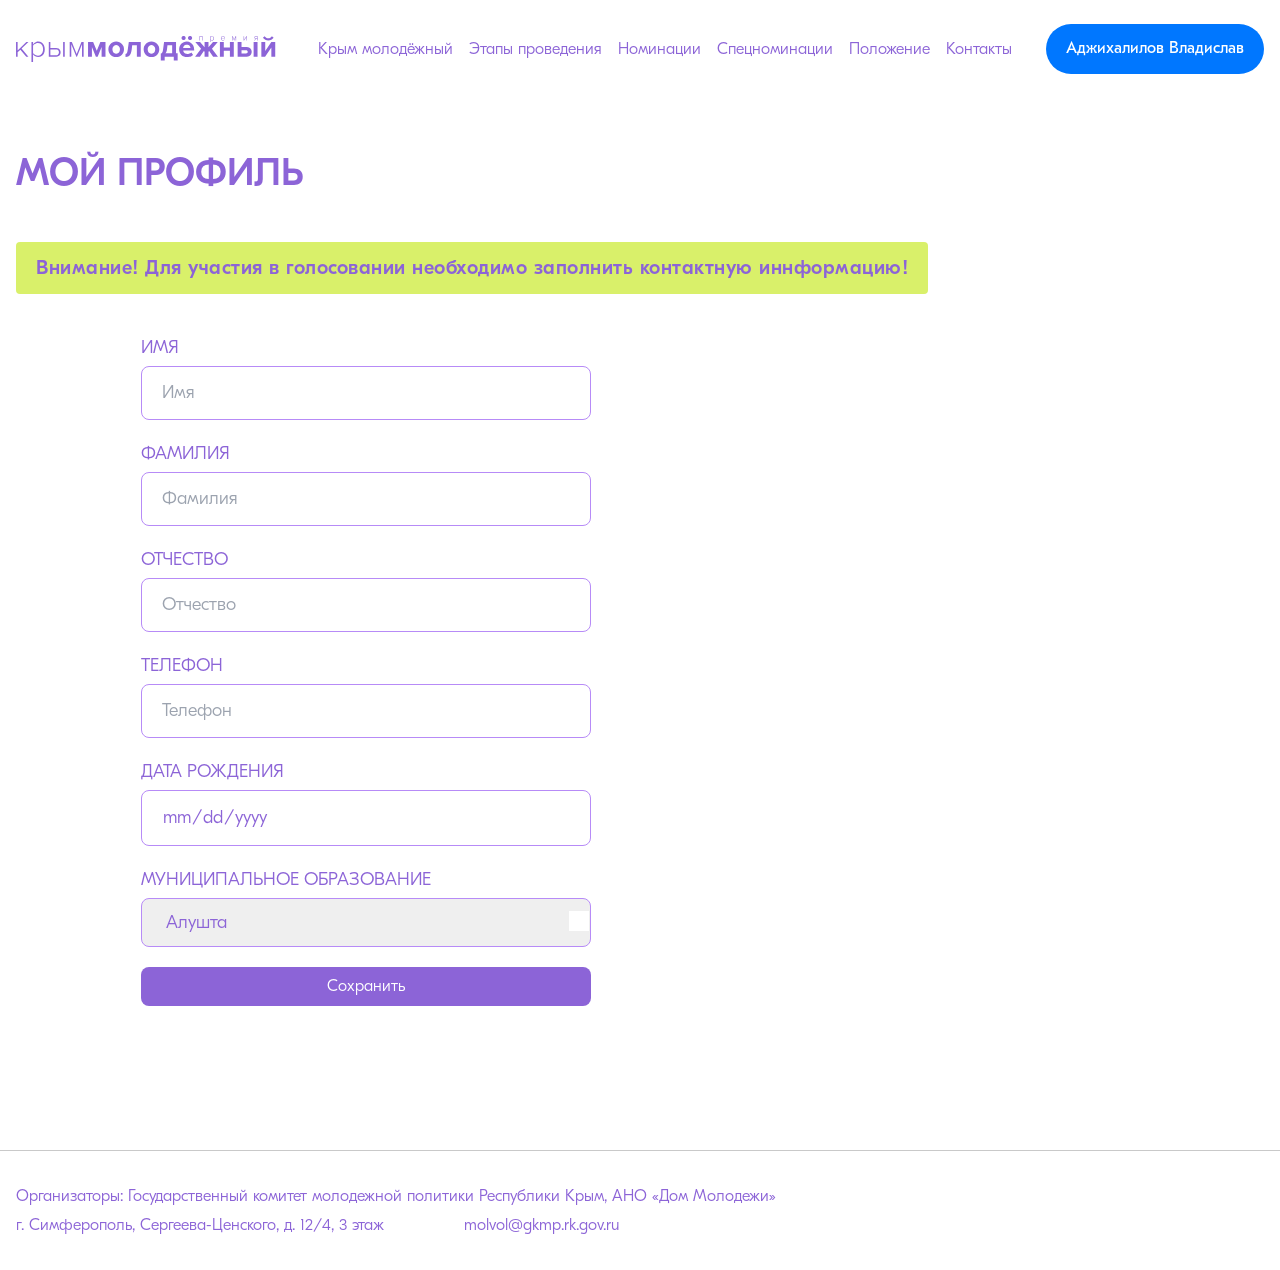
<file: app/user.html>
<!DOCTYPE html>
<html lang="en">

<head>
  <meta charset="UTF-8">
  <meta http-equiv="X-UA-Compatible" content="IE=edge">
  <meta name="viewport" content="width=device-width, initial-scale=1.0">
  <title>Document</title>
  <link rel="stylesheet" href="css/style.css">
</head>

<body class="bg-white text-primary">

  <header class="header mt-4">
    <div class="container">
      <div class="header__inner flex items-center justify-between py-2">
        <a class="logo max-w-[260px] mr-2" href="#">
          <svg width="100%" viewBox="0 0 296 30" fill="none" xmlns="http://www.w3.org/2000/svg">
            <path
              d="M14.0936 23.5938L6.29812 14.3737L14.1284 6.78893H11.7271L1.80872 16.3919V6.78893H0V23.5938H1.80872V18.5484L4.94076 15.5912L11.6577 23.5938H14.0936Z"
              fill="#8C64D7" />
            <path
              d="M25.2244 24.0091C26.7299 23.9991 28.0436 23.6322 29.1659 22.9084C30.2881 22.1844 31.1617 21.163 31.7853 19.844C32.4094 18.5254 32.7259 16.9686 32.7355 15.1734C32.7259 13.3682 32.4094 11.8093 31.7853 10.4965C31.1617 9.18419 30.2881 8.17058 29.1659 7.45644C28.0436 6.74271 26.7299 6.38154 25.2244 6.37293C24.385 6.37929 23.5962 6.51764 22.8581 6.78821C22.1196 7.05899 21.455 7.42426 20.8633 7.88444C20.2721 8.34399 19.7773 8.86115 19.379 9.43611V6.78863H17.5703V30H19.379V20.8761C20.0684 21.8442 20.9159 22.6055 21.9232 23.1603C22.9296 23.7152 24.0302 23.9979 25.2244 24.0091ZM24.9109 22.3714C24.1271 22.3632 23.3757 22.2172 22.657 21.9342C21.9388 21.6501 21.2954 21.2772 20.728 20.816C20.16 20.3546 19.7105 19.8534 19.379 19.3119V11.0005C19.7105 10.4602 20.16 9.96474 20.728 9.51441C21.2954 9.06387 21.9388 8.7027 22.657 8.43008C23.3757 8.15746 24.1271 8.01726 24.9109 8.01008C26.1662 8.0232 27.2311 8.34051 28.1053 8.96323C28.9793 9.58533 29.6445 10.4337 30.1012 11.5082C30.5577 12.5821 30.7876 13.804 30.7911 15.1734C30.7876 16.5433 30.5577 17.768 30.1012 18.8478C29.6445 19.9276 28.9793 20.7818 28.1053 21.4096C27.2311 22.0375 26.1662 22.3581 24.9109 22.3714Z"
              fill="#8C64D7" />
            <path
              d="M37.2988 6.78877V23.5928H45.6516C46.7667 23.5811 47.7032 23.3495 48.4623 22.8977C49.2207 22.4461 49.794 21.8458 50.1816 21.0966C50.5686 20.348 50.7629 19.5207 50.7646 18.6159C50.7629 17.7112 50.5686 16.8847 50.1816 16.1369C49.794 15.3888 49.2207 14.7894 48.4623 14.3389C47.7032 13.8877 46.7667 13.6567 45.6516 13.6452H39.1073V6.78877H37.2988ZM45.5123 15.2416C46.2547 15.2471 46.8735 15.3945 47.3689 15.6833C47.864 15.9726 48.2352 16.3698 48.4826 16.8755C48.73 17.3809 48.8538 17.961 48.8538 18.6159C48.853 19.2704 48.7267 19.8476 48.475 20.3474C48.2231 20.8475 47.8492 21.2396 47.3536 21.5227C46.8579 21.8062 46.2442 21.9503 45.5123 21.9554H39.1073V15.2416H45.5123ZM55.4633 23.5928V6.78877H53.6205V23.5928H55.4633Z"
              fill="#8C64D7" />
            <path
              d="M76.9778 23.5938V6.78893H74.4738L69.0431 20.4277L63.5425 6.78893H61.1074V23.5938H62.9161V9.25992L68.7299 23.5938H69.391L75.1348 9.25992V23.5938H76.9778Z"
              fill="#8C64D7" />
            <path
              d="M101.863 23.5938V6.78893H96.0178L91.9441 16.8088L87.8003 6.78893H81.9902V23.5938H86.4077V12.667L90.9344 23.5938H92.9538L97.4455 12.667V23.5938H101.863Z"
              fill="#8C64D7" />
            <path
              d="M114.033 24.0098C115.428 24.0016 116.675 23.7662 117.773 23.3042C118.872 22.8422 119.806 22.2045 120.574 21.3914C121.343 20.5784 121.929 19.6409 122.332 18.5789C122.735 17.5169 122.938 16.382 122.941 15.1736C122.938 13.9739 122.735 12.8457 122.332 11.7888C121.929 10.7316 121.343 9.79728 120.574 8.9866C119.806 8.1755 118.872 7.53946 117.773 7.07786C116.675 6.61645 115.428 6.38134 114.033 6.37274C112.647 6.38134 111.407 6.61645 110.313 7.07786C109.219 7.53946 108.289 8.1755 107.523 8.9866C106.756 9.79728 106.171 10.7316 105.769 11.7888C105.366 12.8457 105.163 13.9739 105.16 15.1736C105.163 16.382 105.366 17.5169 105.769 18.5789C106.171 19.6409 106.756 20.5784 107.523 21.3914C108.289 22.2045 109.219 22.8422 110.313 23.3042C111.407 23.7662 112.647 24.0016 114.033 24.0098ZM114.033 20.0773C113.115 20.0656 112.339 19.8377 111.703 19.3933C111.067 18.9491 110.583 18.3579 110.253 17.62C109.922 16.8819 109.757 16.0663 109.755 15.1736C109.757 14.2924 109.922 13.4852 110.253 12.7524C110.583 12.0192 111.067 11.4309 111.703 10.9878C112.339 10.544 113.115 10.3169 114.033 10.3052C114.952 10.3169 115.732 10.544 116.373 10.9878C117.014 11.4309 117.503 12.0192 117.839 12.7524C118.175 13.4852 118.345 14.2924 118.347 15.1736C118.345 16.0663 118.175 16.8819 117.839 17.62C117.503 18.3579 117.014 18.9491 116.373 19.3933C115.732 19.8377 114.952 20.0656 114.033 20.0773Z"
              fill="#8C64D7" />
            <path
              d="M124.662 24.0098C126.084 24.0118 127.277 23.7025 128.241 23.0822C129.206 22.4616 129.971 21.5185 130.537 20.2527C131.103 18.9872 131.5 17.387 131.727 15.4526L132.284 10.6528H137.608V23.5937H142.025V6.78923H128.421L127.342 14.9315C127.17 16.2799 126.962 17.3546 126.717 18.1554C126.472 18.9563 126.181 19.5316 125.844 19.8799C125.507 20.2292 125.113 20.3993 124.662 20.3915V24.0098Z"
              fill="#8C64D7" />
            <path
              d="M154.205 24.0098C155.599 24.0016 156.847 23.7662 157.945 23.3042C159.044 22.8422 159.978 22.2045 160.746 21.3914C161.515 20.5784 162.101 19.6409 162.504 18.5789C162.907 17.5169 163.11 16.382 163.113 15.1736C163.11 13.9739 162.907 12.8457 162.504 11.7888C162.101 10.7316 161.515 9.79728 160.746 8.9866C159.978 8.1755 159.044 7.53946 157.945 7.07786C156.847 6.61645 155.599 6.38134 154.205 6.37274C152.819 6.38134 151.579 6.61645 150.485 7.07786C149.391 7.53946 148.46 8.1755 147.694 8.9866C146.928 9.79728 146.343 10.7316 145.94 11.7888C145.538 12.8457 145.335 13.9739 145.332 15.1736C145.335 16.382 145.538 17.5169 145.94 18.5789C146.343 19.6409 146.928 20.5784 147.694 21.3914C148.46 22.2045 149.391 22.8422 150.485 23.3042C151.579 23.7662 152.819 24.0016 154.205 24.0098ZM154.205 20.0773C153.287 20.0656 152.51 19.8377 151.874 19.3933C151.239 18.9491 150.755 18.3579 150.424 17.62C150.094 16.8819 149.928 16.0663 149.926 15.1736C149.928 14.2924 150.094 13.4852 150.424 12.7524C150.755 12.0192 151.239 11.4309 151.874 10.9878C152.51 10.544 153.287 10.3169 154.205 10.3052C155.123 10.3169 155.904 10.544 156.545 10.9878C157.186 11.4309 157.675 12.0192 158.011 12.7524C158.347 13.4852 158.517 14.2924 158.519 15.1736C158.517 16.0663 158.347 16.8819 158.011 17.62C157.675 18.3579 157.186 18.9491 156.545 19.3933C155.904 19.8377 155.123 20.0656 154.205 20.0773Z"
              fill="#8C64D7" />
            <path
              d="M164.832 27.873H169.283V23.5925H179.624V27.873H184.041V19.7293H182.197V6.78892H168.588L167.509 14.9302C167.38 15.9393 167.231 16.7592 167.062 17.3893C166.893 18.0192 166.7 18.5064 166.484 18.8512C166.267 19.1953 166.022 19.4438 165.749 19.5955C165.476 19.7478 165.17 19.8503 164.832 19.9033V27.873ZM172.452 10.6525H177.78V19.7293H169.98C170.503 19.2431 170.928 18.6243 171.255 17.8728C171.582 17.1218 171.807 16.2334 171.93 15.2081L172.452 10.6525Z"
              fill="#8C64D7" />
            <path
              d="M200.533 2.33134C200.528 1.8972 200.419 1.50488 200.206 1.15477C199.993 0.804264 199.708 0.525496 199.353 0.318058C198.997 0.110826 198.602 0.0048542 198.167 0.000141144C197.733 0.0048542 197.338 0.110826 196.982 0.318058C196.626 0.525496 196.342 0.804264 196.129 1.15477C195.916 1.50488 195.807 1.8972 195.801 2.33134C195.807 2.77696 195.916 3.17707 196.129 3.5323C196.342 3.88753 196.626 4.16957 196.982 4.37783C197.338 4.58609 197.733 4.69246 198.167 4.69718C198.602 4.69246 198.997 4.58609 199.353 4.37783C199.708 4.16957 199.993 3.88753 200.206 3.5323C200.419 3.17707 200.528 2.77696 200.533 2.33134ZM193.158 2.33134C193.153 1.8972 193.047 1.50488 192.84 1.15477C192.633 0.804264 192.354 0.525496 192.003 0.318058C191.653 0.110826 191.261 0.0048542 190.827 0.000141144C190.381 0.0048542 189.981 0.110826 189.626 0.318058C189.27 0.525496 188.989 0.804264 188.78 1.15477C188.572 1.50488 188.466 1.8972 188.461 2.33134C188.466 2.77696 188.572 3.17707 188.78 3.5323C188.989 3.88753 189.27 4.16957 189.626 4.37783C189.981 4.58609 190.381 4.69246 190.827 4.69718C191.261 4.69246 191.653 4.58609 192.003 4.37783C192.354 4.16957 192.633 3.88753 192.84 3.5323C193.047 3.17707 193.153 2.77696 193.158 2.33134ZM194.72 24.0093C195.595 24.0087 196.456 23.9209 197.303 23.7449C198.149 23.569 198.943 23.3081 199.685 22.9623C200.427 22.6163 201.08 22.1881 201.643 21.6777L199.694 18.8256C199.326 19.1749 198.883 19.4733 198.368 19.7218C197.852 19.9704 197.318 20.1606 196.764 20.2933C196.21 20.4263 195.691 20.4929 195.207 20.4943C194.254 20.4853 193.435 20.3058 192.748 19.9561C192.06 19.606 191.517 19.138 191.115 18.5526C190.715 17.967 190.467 17.3164 190.372 16.601H202.861V15.6274C202.85 13.783 202.493 12.169 201.791 10.7858C201.089 9.40222 200.109 8.32383 198.85 7.55087C197.592 6.77831 196.122 6.38557 194.441 6.37307C193.158 6.38086 191.985 6.61085 190.925 7.06385C189.864 7.51603 188.948 8.14469 188.174 8.94799C187.402 9.75171 186.804 10.6841 186.383 11.7457C185.961 12.8071 185.748 13.95 185.742 15.1756C185.749 16.5264 185.977 17.7444 186.426 18.8291C186.875 19.9138 187.505 20.8418 188.314 21.6127C189.123 22.3842 190.072 22.9754 191.16 23.3868C192.248 23.7977 193.435 24.005 194.72 24.0093ZM198.58 13.6112H190.302C190.353 13.1875 190.469 12.7581 190.651 12.3246C190.832 11.8913 191.089 11.4907 191.42 11.1234C191.751 10.7561 192.166 10.4599 192.665 10.235C193.164 10.0098 193.756 9.89437 194.441 9.88801C195.17 9.89478 195.791 10.0137 196.306 10.2449C196.82 10.4757 197.241 10.7776 197.567 11.1496C197.893 11.5217 198.138 11.9234 198.3 12.3541C198.463 12.7852 198.557 13.2043 198.58 13.6112Z"
              fill="#8C64D7" />
            <path
              d="M209.416 23.5938L213.905 17.1222L214.707 17.9921V23.5938H219.157V17.9921L219.958 17.1222L224.447 23.5938H229.945L223.125 14.4085L229.738 6.78893H224.308L219.157 12.8771V6.78893H214.707V12.8771L209.556 6.78893H204.127L210.739 14.4085L203.918 23.5938H209.416Z"
              fill="#8C64D7" />
            <path
              d="M236.593 23.5938V16.881H243.56V23.5938H247.977V6.78893H243.56V13.0176H236.593V6.78893H232.176V23.5938H236.593Z"
              fill="#8C64D7" />
            <path
              d="M252.363 6.78893V23.5938H262.526C263.78 23.5812 264.842 23.3246 265.711 22.8247C266.578 22.3251 267.238 21.6594 267.689 20.827C268.14 19.9946 268.366 19.0734 268.37 18.0633C268.37 17.0642 268.153 16.1506 267.72 15.3235C267.288 14.4958 266.638 13.8328 265.773 13.334C264.908 12.8353 263.826 12.5795 262.526 12.5666H256.781V6.78893H252.363ZM261.864 16.2525C262.495 16.2628 262.983 16.4337 263.327 16.7664C263.672 17.0984 263.846 17.5309 263.85 18.0633C263.846 18.5954 263.672 19.0275 263.327 19.3602C262.983 19.6922 262.495 19.8632 261.864 19.8734H256.781V16.2525H261.864ZM275.013 23.5938V6.78893H270.563V23.5938H275.013Z"
              fill="#8C64D7" />
            <path
              d="M283.608 23.5938L290.75 13.0514V23.5938H295.167V6.78893H290.715L283.782 16.9482V6.78893H279.365V23.5938H283.608ZM293.357 2.04433L291.408 0.38238C290.918 1.07705 290.323 1.6147 289.624 1.99555C288.925 2.37619 288.138 2.56907 287.267 2.57461C286.359 2.56682 285.553 2.36963 284.852 1.98243C284.149 1.59482 283.561 1.06147 283.09 0.38238L281.142 2.04433C281.866 2.99809 282.756 3.74523 283.813 4.28657C284.867 4.82792 286.019 5.10382 287.267 5.11407C288.53 5.10382 289.684 4.82792 290.729 4.28657C291.775 3.74523 292.65 2.99809 293.357 2.04433Z"
              fill="#8C64D7" />
            <path d="M212.503 5.03857V0.300329H208.795V5.03857H209.305V0.750255H211.993V5.03857H212.503Z"
              fill="#8C64D7" />
            <path
              d="M223.229 5.15572C223.653 5.15285 224.024 5.04934 224.34 4.84559C224.657 4.64123 224.903 4.35344 225.078 3.9812C225.254 3.60958 225.344 3.17052 225.346 2.66443C225.344 2.15547 225.254 1.716 225.078 1.34561C224.903 0.975829 224.657 0.690091 224.34 0.488599C224.024 0.287312 223.653 0.185643 223.229 0.182979C222.991 0.184824 222.77 0.223772 222.56 0.300024C222.353 0.37648 222.165 0.479582 221.999 0.609128C221.833 0.738673 221.693 0.884617 221.581 1.04655V0.30043H221.07V6.84473H221.581V4.27227C221.775 4.5453 222.013 4.75991 222.298 4.91631C222.581 5.0727 222.893 5.15244 223.229 5.15572ZM223.141 4.69411C222.919 4.69165 222.708 4.65066 222.505 4.57071C222.302 4.49036 222.12 4.38542 221.96 4.25546C221.8 4.1251 221.673 3.98407 221.581 3.83136V1.48765C221.673 1.33536 221.8 1.19577 221.96 1.06869C222.12 0.941806 222.302 0.840138 222.505 0.763067C222.708 0.686201 222.919 0.646639 223.141 0.644589C223.495 0.648279 223.794 0.737855 224.04 0.913315C224.286 1.08878 224.475 1.32818 224.604 1.63093C224.733 1.93389 224.797 2.27826 224.799 2.66443C224.797 3.05081 224.733 3.39599 224.604 3.70038C224.475 4.00498 224.286 4.24562 224.04 4.42272C223.794 4.59982 223.495 4.69021 223.141 4.69411Z"
              fill="#8C64D7" />
            <path
              d="M235.708 5.15576C236.099 5.15453 236.448 5.08853 236.753 4.95734C237.058 4.82636 237.329 4.63758 237.563 4.3912L237.298 4.05708C237.095 4.27374 236.862 4.43732 236.597 4.54841C236.333 4.65931 236.05 4.71485 235.747 4.71526C235.468 4.71342 235.216 4.66361 234.992 4.56563C234.769 4.46744 234.578 4.33196 234.418 4.15896C234.26 3.98616 234.135 3.7861 234.045 3.5594C233.957 3.33228 233.906 3.08898 233.894 2.82968H237.858V2.69214C237.858 2.34922 237.809 2.02659 237.71 1.72506C237.614 1.42354 237.47 1.15707 237.28 0.926469C237.089 0.695256 236.856 0.514261 236.579 0.383076C236.3 0.251891 235.982 0.185069 235.619 0.182609C235.289 0.184659 234.986 0.249638 234.707 0.377133C234.431 0.504424 234.189 0.681318 233.984 0.908022C233.779 1.13432 233.621 1.3971 233.506 1.69595C233.393 1.99501 233.336 2.31724 233.334 2.66262C233.338 3.15416 233.441 3.58646 233.644 3.95952C233.844 4.33258 234.123 4.62405 234.478 4.83456C234.832 5.04487 235.242 5.15207 235.708 5.15576ZM237.337 2.42751H233.894C233.902 2.21864 233.945 2.00875 234.021 1.79803C234.096 1.58711 234.205 1.39341 234.347 1.21631C234.488 1.03941 234.664 0.897163 234.875 0.789345C235.084 0.681322 235.33 0.625978 235.609 0.623108C235.906 0.626388 236.163 0.682755 236.38 0.791803C236.597 0.901671 236.776 1.04556 236.915 1.22369C237.056 1.40222 237.161 1.59613 237.231 1.80623C237.3 2.01634 237.335 2.22336 237.337 2.42751Z"
              fill="#8C64D7" />
            <path
              d="M250.625 5.03857V0.300329H249.92L248.389 4.1457L246.837 0.300329H246.15V5.03857H246.661V0.996843L248.301 5.03857H248.487L250.106 0.996843V5.03857H250.625Z"
              fill="#8C64D7" />
            <path
              d="M259.685 5.03857L262.393 1.03579V5.03857H262.903V0.300329H262.403L259.704 4.24368V0.300329H259.195V5.03857H259.685Z"
              fill="#8C64D7" />
            <path
              d="M271.929 5.03857L273.196 3.10503H274.639V5.03857H275.157V0.300329H272.802C272.499 0.302994 272.238 0.365921 272.023 0.489317C271.81 0.612508 271.646 0.779363 271.531 0.989874C271.419 1.20039 271.363 1.43795 271.361 1.70258C271.363 1.96925 271.417 2.20395 271.521 2.40627C271.628 2.60878 271.777 2.76969 271.968 2.88919C272.161 3.00869 272.386 3.07756 272.646 3.0954L271.322 5.03857H271.929ZM272.843 2.6551C272.634 2.65347 272.458 2.61288 272.316 2.53253C272.175 2.45238 272.068 2.34067 271.999 2.19821C271.927 2.05596 271.89 1.89054 271.89 1.70258C271.89 1.51482 271.929 1.34961 272.003 1.20715C272.077 1.06449 272.183 0.95318 272.325 0.872829C272.466 0.792479 272.64 0.751689 272.843 0.750255H274.639V2.6551H272.843Z"
              fill="#8C64D7" />
          </svg>
        </a>
        <nav class="menu hidden xl:block">
          <ul class="flex items-center gap-2 text-base font-eesti-300">
            <li>
              <a href="#" class="px-1 3xl:px-4">Крым молодёжный</a>
            </li>
            <li>
              <a href="#" class="px-1 3xl:px-4">Этапы проведения</a>
            </li>
            <li>
              <a href="#" class="px-1 3xl:px-4">Номинации</a>
            </li>
            <li>
              <a href="#" class="px-1 3xl:px-4">Спецноминации</a>
            </li>
            <li>
              <a href="#" class="px-1 3xl:px-4">Положение</a>
            </li>
            <li>
              <a href="#" class="px-1 3xl:px-4">Контакты</a>
            </li>
          </ul>
        </nav>
        <div
          class="min-h-[50px] w-fit xl:w-min text-center 2xl:w-fit px-5 flex justify-center items-center rounded-full bg-azure ml-auto xl:ml-0 font-eesti-300 sm:font-eesti-400 text-white text-xs/[120%] sm:text-sm lg:text-base/[120%] user-block">
          Аджихалилов Владислав
          <ul class="user-nav">
            <li class="user-nav__item">
              <a class="user-nav__link" href="https://code.mu/">Профиль</a>
            </li>
            <li class="user-nav__item">
              <a class="user-nav__link" href="https://translate.google.com/">Выйти</a>
            </li>
          </ul>
        </div>
        <!-- <a href="#"
          class="min-h-[50px] min-w-[50px] flex justify-center items-center rounded-full bg-azure ml-auto xl:ml-0">
          <img src="img/icons/vk.svg" alt="vk">
        </a> -->
        <div class="burger ml-2 xl:hidden">
          <span class="bar"></span>
          <span class="bar"></span>
          <span class="bar"></span>
        </div>
      </div>
    </div>

    <div class="bg-primary popup z-20" id="popup-menu">
      <div class="container">
        <ul
          class="text-base font-eesti-300 py-10 flex flex-col justify-center items-center gap-4 md:gap-6 h-[calc(100vh - 92px)] text-white">
          <li>
            <a href="#" class="text-2xl md:text-[44px]">Крым молодёжный</a>
          </li>
          <li>
            <a href="#" class="text-2xl md:text-[44px]">Этапы проведения</a>
          </li>
          <li>
            <a href="#" class="text-2xl md:text-[44px]">Номинации</a>
          </li>
          <li>
            <a href="#" class="text-2xl md:text-[44px]">Спецноминации</a>
          </li>
          <li>
            <a href="#" class="text-2xl md:text-[44px]">Положение</a>
          </li>
          <li>
            <a href="#" class="text-2xl md:text-[44px]">Контакты</a>
          </li>
        </ul>
      </div>

    </div>
  </header>

  <main class="mb-10 lg:mb-20">
    <section class="py-8 md:py-16">
      <div class="container">
        <div>
          <h1 class="_title text-primary mb-5 lg:mb-10 text-2xl lg:text-[38px]/[calc(40/38*100%)]">Мой профиль</h1>
        </div>
        <p
          class="text-center font-eesti-500 tracking-wide text-xl w-fit px-5 py-3 rounded text-primary bg-accent mb-10">
          Внимание! Для участия в голосовании необходимо
          заполнить контактную иннформацию!
        </p>
        <form class="max-w-[700px]">
          <input type="hidden" name="_token" value="LIX5IUZOVla3oA1J7Ovb6ZVmOBXQP6jcanOy8rbe" autocomplete="off">
          <div class="max-w-[450px] mx-auto">
            <div class="grid gap-1 text-lg mb-5 uppercase">
              <label for="first_name">Имя</label>
              <input class="py-3 px-5 border border-primary-light rounded-lg" type="text" name="first_name"
                placeholder="Имя">
            </div>
            <div class="grid gap-1 text-lg mb-5 uppercase">
              <label for="last_name">Фамилия</label>
              <input class="py-3 px-5 border border-primary-light rounded-lg" type="text" name="last_name"
                placeholder="Фамилия">
            </div>
            <div class="grid gap-1 text-lg mb-5 uppercase">
              <label for="patronymic">Отчество</label>
              <input class="py-3 px-5 border border-primary-light rounded-lg" type="text" name="patronymic"
                placeholder="Отчество">
            </div>
            <div class="grid gap-1 text-lg mb-5 uppercase">
              <label for="phone">Телефон</label>
              <input class="py-3 px-5 border border-primary-light rounded-lg" type="text" name="phone"
                placeholder="Телефон">
            </div>
            <div class="grid gap-1 text-lg mb-5 uppercase">
              <label for="birthday">Дата рождения</label>
              <input class="py-3 px-5 border border-primary-light rounded-lg" type="date" name="birthday"
                placeholder="Дата рождения">
            </div>
            <div class="grid gap-1 text-lg mb-5 uppercase relative select-inp">
              <label for="city_id">Муниципальное образование</label>
              <select class="py-3 px-5 border border-primary-light rounded-lg" name="city_id">
                <option value="1">Алушта</option>
                <option value="2">Армянск</option>
                <option value="3">Бахчисарай</option>
                <option value="4">Бахчисарайский район</option>
                <option value="5">Белогорск</option>
                <option value="6">Белогорский район</option>
                <option value="7">Джанкой</option>
                <option value="8">Джанкойский район</option>
                <option value="9">Евпатория</option>
                <option value="10">Керчь</option>
                <option value="11">Кировский район</option>
                <option value="12">Красногвардейский район</option>
                <option value="13">Красноперекопск</option>
                <option value="14">Красноперекопский район</option>
                <option value="15">Ленинский район</option>
                <option value="16">Нижнегорский район</option>
                <option value="17">Первомайский райн</option>
                <option value="18">Раздольненский район</option>
                <option value="19">Саки</option>
                <option value="20">Сакский район</option>
                <option value="21">Симферополь</option>
                <option value="22">Симферопольский район</option>
                <option value="23">Советский район</option>
                <option value="24">Судак</option>
                <option value="25">Феодосия</option>
                <option value="26">Черноморский район</option>
                <option value="27">Ялта</option>
              </select>
            </div>
            <div>
              <button class="text-white bg-primary w-full py-2.5 rounded-lg" type="submit">Сохранить</button>
            </div>
          </div>
        </form>
      </div>
    </section>
  </main>

  <footer class="border-t border-t-gray pt-9 pb-[35px]">
    <div class="container">
      <div class="flex justify-between flex-wrap gap-2.5">
        <p>
          Организаторы: Государственный комитет молодежной политики Республики Крым, АНО «Дом Молодежи»
        </p>
        <div class="flex justify-between flex-wrap gap-2.5">
          <p class="mr-[70px]">
            г. Симферополь, Сергеева-Ценского, д. 12/4, 3 этаж
          </p>
          <a href="mailto:molvol@gkmp.rk.gov.ru">molvol@gkmp.rk.gov.ru</a>
        </div>
      </div>
    </div>
  </footer>

  <script src="js/main.js"></script>
</body>

</html>
</file>
<file: app/css/style.css>
/*
! tailwindcss v3.4.3 | MIT License | https://tailwindcss.com
*/

/*
1. Prevent padding and border from affecting element width. (https://github.com/mozdevs/cssremedy/issues/4)
2. Allow adding a border to an element by just adding a border-width. (https://github.com/tailwindcss/tailwindcss/pull/116)
*/

*,
::before,
::after {
  box-sizing: border-box;
  /* 1 */
  border-width: 0;
  /* 2 */
  border-style: solid;
  /* 2 */
  border-color: currentColor;
  /* 2 */
}

::before,
::after {
  --tw-content: '';
}

/*
1. Use a consistent sensible line-height in all browsers.
2. Prevent adjustments of font size after orientation changes in iOS.
3. Use a more readable tab size.
4. Use the user's configured `sans` font-family by default.
5. Use the user's configured `sans` font-feature-settings by default.
6. Use the user's configured `sans` font-variation-settings by default.
7. Disable tap highlights on iOS
*/

html,
:host {
  line-height: 1.5;
  /* 1 */
  -webkit-text-size-adjust: 100%;
  /* 2 */
  -moz-tab-size: 4;
  /* 3 */
  -o-tab-size: 4;
     tab-size: 4;
  /* 3 */
  font-family: ui-sans-serif, system-ui, sans-serif, "Apple Color Emoji", "Segoe UI Emoji", "Segoe UI Symbol", "Noto Color Emoji";
  /* 4 */
  font-feature-settings: normal;
  /* 5 */
  font-variation-settings: normal;
  /* 6 */
  -webkit-tap-highlight-color: transparent;
  /* 7 */
}

/*
1. Remove the margin in all browsers.
2. Inherit line-height from `html` so users can set them as a class directly on the `html` element.
*/

body {
  margin: 0;
  /* 1 */
  line-height: inherit;
  /* 2 */
}

/*
1. Add the correct height in Firefox.
2. Correct the inheritance of border color in Firefox. (https://bugzilla.mozilla.org/show_bug.cgi?id=190655)
3. Ensure horizontal rules are visible by default.
*/

hr {
  height: 0;
  /* 1 */
  color: inherit;
  /* 2 */
  border-top-width: 1px;
  /* 3 */
}

/*
Add the correct text decoration in Chrome, Edge, and Safari.
*/

abbr:where([title]) {
  -webkit-text-decoration: underline dotted;
          text-decoration: underline dotted;
}

/*
Remove the default font size and weight for headings.
*/

h1,
h2,
h3,
h4,
h5,
h6 {
  font-size: inherit;
  font-weight: inherit;
}

/*
Reset links to optimize for opt-in styling instead of opt-out.
*/

a {
  color: inherit;
  text-decoration: inherit;
}

/*
Add the correct font weight in Edge and Safari.
*/

b,
strong {
  font-weight: bolder;
}

/*
1. Use the user's configured `mono` font-family by default.
2. Use the user's configured `mono` font-feature-settings by default.
3. Use the user's configured `mono` font-variation-settings by default.
4. Correct the odd `em` font sizing in all browsers.
*/

code,
kbd,
samp,
pre {
  font-family: ui-monospace, SFMono-Regular, Menlo, Monaco, Consolas, "Liberation Mono", "Courier New", monospace;
  /* 1 */
  font-feature-settings: normal;
  /* 2 */
  font-variation-settings: normal;
  /* 3 */
  font-size: 1em;
  /* 4 */
}

/*
Add the correct font size in all browsers.
*/

small {
  font-size: 80%;
}

/*
Prevent `sub` and `sup` elements from affecting the line height in all browsers.
*/

sub,
sup {
  font-size: 75%;
  line-height: 0;
  position: relative;
  vertical-align: baseline;
}

sub {
  bottom: -0.25em;
}

sup {
  top: -0.5em;
}

/*
1. Remove text indentation from table contents in Chrome and Safari. (https://bugs.chromium.org/p/chromium/issues/detail?id=999088, https://bugs.webkit.org/show_bug.cgi?id=201297)
2. Correct table border color inheritance in all Chrome and Safari. (https://bugs.chromium.org/p/chromium/issues/detail?id=935729, https://bugs.webkit.org/show_bug.cgi?id=195016)
3. Remove gaps between table borders by default.
*/

table {
  text-indent: 0;
  /* 1 */
  border-color: inherit;
  /* 2 */
  border-collapse: collapse;
  /* 3 */
}

/*
1. Change the font styles in all browsers.
2. Remove the margin in Firefox and Safari.
3. Remove default padding in all browsers.
*/

button,
input,
optgroup,
select,
textarea {
  font-family: inherit;
  /* 1 */
  font-feature-settings: inherit;
  /* 1 */
  font-variation-settings: inherit;
  /* 1 */
  font-size: 100%;
  /* 1 */
  font-weight: inherit;
  /* 1 */
  line-height: inherit;
  /* 1 */
  letter-spacing: inherit;
  /* 1 */
  color: inherit;
  /* 1 */
  margin: 0;
  /* 2 */
  padding: 0;
  /* 3 */
}

/*
Remove the inheritance of text transform in Edge and Firefox.
*/

button,
select {
  text-transform: none;
}

/*
1. Correct the inability to style clickable types in iOS and Safari.
2. Remove default button styles.
*/

button,
input:where([type='button']),
input:where([type='reset']),
input:where([type='submit']) {
  -webkit-appearance: button;
  /* 1 */
  background-color: transparent;
  /* 2 */
  background-image: none;
  /* 2 */
}

/*
Use the modern Firefox focus style for all focusable elements.
*/

:-moz-focusring {
  outline: auto;
}

/*
Remove the additional `:invalid` styles in Firefox. (https://github.com/mozilla/gecko-dev/blob/2f9eacd9d3d995c937b4251a5557d95d494c9be1/layout/style/res/forms.css#L728-L737)
*/

:-moz-ui-invalid {
  box-shadow: none;
}

/*
Add the correct vertical alignment in Chrome and Firefox.
*/

progress {
  vertical-align: baseline;
}

/*
Correct the cursor style of increment and decrement buttons in Safari.
*/

::-webkit-inner-spin-button,
::-webkit-outer-spin-button {
  height: auto;
}

/*
1. Correct the odd appearance in Chrome and Safari.
2. Correct the outline style in Safari.
*/

[type='search'] {
  -webkit-appearance: textfield;
  /* 1 */
  outline-offset: -2px;
  /* 2 */
}

/*
Remove the inner padding in Chrome and Safari on macOS.
*/

::-webkit-search-decoration {
  -webkit-appearance: none;
}

/*
1. Correct the inability to style clickable types in iOS and Safari.
2. Change font properties to `inherit` in Safari.
*/

::-webkit-file-upload-button {
  -webkit-appearance: button;
  /* 1 */
  font: inherit;
  /* 2 */
}

/*
Add the correct display in Chrome and Safari.
*/

summary {
  display: list-item;
}

/*
Removes the default spacing and border for appropriate elements.
*/

blockquote,
dl,
dd,
h1,
h2,
h3,
h4,
h5,
h6,
hr,
figure,
p,
pre {
  margin: 0;
}

fieldset {
  margin: 0;
  padding: 0;
}

legend {
  padding: 0;
}

ol,
ul,
menu {
  list-style: none;
  margin: 0;
  padding: 0;
}

/*
Reset default styling for dialogs.
*/

dialog {
  padding: 0;
}

/*
Prevent resizing textareas horizontally by default.
*/

textarea {
  resize: vertical;
}

/*
1. Reset the default placeholder opacity in Firefox. (https://github.com/tailwindlabs/tailwindcss/issues/3300)
2. Set the default placeholder color to the user's configured gray 400 color.
*/

input::-moz-placeholder, textarea::-moz-placeholder {
  opacity: 1;
  /* 1 */
  color: #9ca3af;
  /* 2 */
}

input::placeholder,
textarea::placeholder {
  opacity: 1;
  /* 1 */
  color: #9ca3af;
  /* 2 */
}

/*
Set the default cursor for buttons.
*/

button,
[role="button"] {
  cursor: pointer;
}

/*
Make sure disabled buttons don't get the pointer cursor.
*/

:disabled {
  cursor: default;
}

/*
1. Make replaced elements `display: block` by default. (https://github.com/mozdevs/cssremedy/issues/14)
2. Add `vertical-align: middle` to align replaced elements more sensibly by default. (https://github.com/jensimmons/cssremedy/issues/14#issuecomment-634934210)
   This can trigger a poorly considered lint error in some tools but is included by design.
*/

img,
svg,
video,
canvas,
audio,
iframe,
embed,
object {
  display: block;
  /* 1 */
  vertical-align: middle;
  /* 2 */
}

/*
Constrain images and videos to the parent width and preserve their intrinsic aspect ratio. (https://github.com/mozdevs/cssremedy/issues/14)
*/

img,
video {
  max-width: 100%;
  height: auto;
}

/* Make elements with the HTML hidden attribute stay hidden by default */

[hidden] {
  display: none;
}

*, ::before, ::after {
  --tw-border-spacing-x: 0;
  --tw-border-spacing-y: 0;
  --tw-translate-x: 0;
  --tw-translate-y: 0;
  --tw-rotate: 0;
  --tw-skew-x: 0;
  --tw-skew-y: 0;
  --tw-scale-x: 1;
  --tw-scale-y: 1;
  --tw-pan-x:  ;
  --tw-pan-y:  ;
  --tw-pinch-zoom:  ;
  --tw-scroll-snap-strictness: proximity;
  --tw-gradient-from-position:  ;
  --tw-gradient-via-position:  ;
  --tw-gradient-to-position:  ;
  --tw-ordinal:  ;
  --tw-slashed-zero:  ;
  --tw-numeric-figure:  ;
  --tw-numeric-spacing:  ;
  --tw-numeric-fraction:  ;
  --tw-ring-inset:  ;
  --tw-ring-offset-width: 0px;
  --tw-ring-offset-color: #fff;
  --tw-ring-color: rgb(59 130 246 / 0.5);
  --tw-ring-offset-shadow: 0 0 #0000;
  --tw-ring-shadow: 0 0 #0000;
  --tw-shadow: 0 0 #0000;
  --tw-shadow-colored: 0 0 #0000;
  --tw-blur:  ;
  --tw-brightness:  ;
  --tw-contrast:  ;
  --tw-grayscale:  ;
  --tw-hue-rotate:  ;
  --tw-invert:  ;
  --tw-saturate:  ;
  --tw-sepia:  ;
  --tw-drop-shadow:  ;
  --tw-backdrop-blur:  ;
  --tw-backdrop-brightness:  ;
  --tw-backdrop-contrast:  ;
  --tw-backdrop-grayscale:  ;
  --tw-backdrop-hue-rotate:  ;
  --tw-backdrop-invert:  ;
  --tw-backdrop-opacity:  ;
  --tw-backdrop-saturate:  ;
  --tw-backdrop-sepia:  ;
  --tw-contain-size:  ;
  --tw-contain-layout:  ;
  --tw-contain-paint:  ;
  --tw-contain-style:  ;
}

::backdrop {
  --tw-border-spacing-x: 0;
  --tw-border-spacing-y: 0;
  --tw-translate-x: 0;
  --tw-translate-y: 0;
  --tw-rotate: 0;
  --tw-skew-x: 0;
  --tw-skew-y: 0;
  --tw-scale-x: 1;
  --tw-scale-y: 1;
  --tw-pan-x:  ;
  --tw-pan-y:  ;
  --tw-pinch-zoom:  ;
  --tw-scroll-snap-strictness: proximity;
  --tw-gradient-from-position:  ;
  --tw-gradient-via-position:  ;
  --tw-gradient-to-position:  ;
  --tw-ordinal:  ;
  --tw-slashed-zero:  ;
  --tw-numeric-figure:  ;
  --tw-numeric-spacing:  ;
  --tw-numeric-fraction:  ;
  --tw-ring-inset:  ;
  --tw-ring-offset-width: 0px;
  --tw-ring-offset-color: #fff;
  --tw-ring-color: rgb(59 130 246 / 0.5);
  --tw-ring-offset-shadow: 0 0 #0000;
  --tw-ring-shadow: 0 0 #0000;
  --tw-shadow: 0 0 #0000;
  --tw-shadow-colored: 0 0 #0000;
  --tw-blur:  ;
  --tw-brightness:  ;
  --tw-contrast:  ;
  --tw-grayscale:  ;
  --tw-hue-rotate:  ;
  --tw-invert:  ;
  --tw-saturate:  ;
  --tw-sepia:  ;
  --tw-drop-shadow:  ;
  --tw-backdrop-blur:  ;
  --tw-backdrop-brightness:  ;
  --tw-backdrop-contrast:  ;
  --tw-backdrop-grayscale:  ;
  --tw-backdrop-hue-rotate:  ;
  --tw-backdrop-invert:  ;
  --tw-backdrop-opacity:  ;
  --tw-backdrop-saturate:  ;
  --tw-backdrop-sepia:  ;
  --tw-contain-size:  ;
  --tw-contain-layout:  ;
  --tw-contain-paint:  ;
  --tw-contain-style:  ;
}

.container {
  width: 100%;
  margin-right: auto;
  margin-left: auto;
  padding-right: 20px;
  padding-left: 20px;
}

@media (min-width: 375px) {
  .container {
    max-width: 375px;
  }
}

@media (min-width: 468px) {
  .container {
    max-width: 468px;
    padding-right: 16px;
    padding-left: 16px;
  }
}

@media (min-width: 540px) {
  .container {
    max-width: 540px;
    padding-right: 16px;
    padding-left: 16px;
  }
}

@media (min-width: 720px) {
  .container {
    max-width: 720px;
  }
}

@media (min-width: 960px) {
  .container {
    max-width: 960px;
  }
}

@media (min-width: 1140px) {
  .container {
    max-width: 1140px;
  }
}

@media (min-width: 1280px) {
  .container {
    max-width: 1280px;
  }
}

@media (min-width: 1550px) {
  .container {
    max-width: 1550px;
  }
}

.absolute {
  position: absolute;
}

.relative {
  position: relative;
}

.-top-16 {
  top: -4rem;
}

.bottom-0 {
  bottom: 0px;
}

.bottom-2 {
  bottom: 0.5rem;
}

.bottom-4 {
  bottom: 1rem;
}

.bottom-\[-22px\] {
  bottom: -22px;
}

.bottom-\[-2px\] {
  bottom: -2px;
}

.bottom-\[17px\] {
  bottom: 17px;
}

.left-0 {
  left: 0px;
}

.left-1\/4 {
  left: 25%;
}

.left-\[17px\] {
  left: 17px;
}

.left-\[50px\] {
  left: 50px;
}

.right-0 {
  right: 0px;
}

.right-2 {
  right: 0.5rem;
}

.right-4 {
  right: 1rem;
}

.right-\[17px\] {
  right: 17px;
}

.top-0 {
  top: 0px;
}

.top-\[-140px\] {
  top: -140px;
}

.top-\[-49px\] {
  top: -49px;
}

.top-\[100px\] {
  top: 100px;
}

.top-\[14px\] {
  top: 14px;
}

.top-\[17px\] {
  top: 17px;
}

.top-\[41\%\] {
  top: 41%;
}

.z-20 {
  z-index: 20;
}

.z-\[1\] {
  z-index: 1;
}

.col-span-2 {
  grid-column: span 2 / span 2;
}

.mx-auto {
  margin-left: auto;
  margin-right: auto;
}

.mb-10 {
  margin-bottom: 2.5rem;
}

.mb-12 {
  margin-bottom: 3rem;
}

.mb-14 {
  margin-bottom: 3.5rem;
}

.mb-16 {
  margin-bottom: 4rem;
}

.mb-2 {
  margin-bottom: 0.5rem;
}

.mb-2\.5 {
  margin-bottom: 0.625rem;
}

.mb-24 {
  margin-bottom: 6rem;
}

.mb-3 {
  margin-bottom: 0.75rem;
}

.mb-5 {
  margin-bottom: 1.25rem;
}

.mb-6 {
  margin-bottom: 1.5rem;
}

.mb-8 {
  margin-bottom: 2rem;
}

.ml-2 {
  margin-left: 0.5rem;
}

.ml-\[25\%\] {
  margin-left: 25%;
}

.ml-auto {
  margin-left: auto;
}

.mr-2 {
  margin-right: 0.5rem;
}

.mr-\[70px\] {
  margin-right: 70px;
}

.mr-auto {
  margin-right: auto;
}

.mt-12 {
  margin-top: 3rem;
}

.mt-16 {
  margin-top: 4rem;
}

.mt-4 {
  margin-top: 1rem;
}

.mt-5 {
  margin-top: 1.25rem;
}

.mt-7 {
  margin-top: 1.75rem;
}

.mt-auto {
  margin-top: auto;
}

.line-clamp-6 {
  overflow: hidden;
  display: -webkit-box;
  -webkit-box-orient: vertical;
  -webkit-line-clamp: 6;
}

.block {
  display: block;
}

.inline-block {
  display: inline-block;
}

.flex {
  display: flex;
}

.grid {
  display: grid;
}

.hidden {
  display: none;
}

.h-8 {
  height: 2rem;
}

.h-\[216px\] {
  height: 216px;
}

.h-\[2px\] {
  height: 2px;
}

.h-\[30px\] {
  height: 30px;
}

.h-\[45px\] {
  height: 45px;
}

.h-full {
  height: 100%;
}

.min-h-\[50px\] {
  min-height: 50px;
}

.w-8 {
  width: 2rem;
}

.w-9 {
  width: 2.25rem;
}

.w-\[2px\] {
  width: 2px;
}

.w-\[52px\] {
  width: 52px;
}

.w-fit {
  width: -moz-fit-content;
  width: fit-content;
}

.w-full {
  width: 100%;
}

.w-screen {
  width: 100vw;
}

.min-w-\[150px\] {
  min-width: 150px;
}

.min-w-\[50px\] {
  min-width: 50px;
}

.max-w-80 {
  max-width: 20rem;
}

.max-w-\[190px\] {
  max-width: 190px;
}

.max-w-\[248px\] {
  max-width: 248px;
}

.max-w-\[260px\] {
  max-width: 260px;
}

.max-w-\[300px\] {
  max-width: 300px;
}

.max-w-\[340px\] {
  max-width: 340px;
}

.max-w-\[450px\] {
  max-width: 450px;
}

.max-w-\[568px\] {
  max-width: 568px;
}

.max-w-\[615px\] {
  max-width: 615px;
}

.max-w-\[680px\] {
  max-width: 680px;
}

.max-w-\[700px\] {
  max-width: 700px;
}

.max-w-full {
  max-width: 100%;
}

.translate-x-1 {
  --tw-translate-x: 0.25rem;
  transform: translate(var(--tw-translate-x), var(--tw-translate-y)) rotate(var(--tw-rotate)) skewX(var(--tw-skew-x)) skewY(var(--tw-skew-y)) scaleX(var(--tw-scale-x)) scaleY(var(--tw-scale-y));
}

.-rotate-90 {
  --tw-rotate: -90deg;
  transform: translate(var(--tw-translate-x), var(--tw-translate-y)) rotate(var(--tw-rotate)) skewX(var(--tw-skew-x)) skewY(var(--tw-skew-y)) scaleX(var(--tw-scale-x)) scaleY(var(--tw-scale-y));
}

.rotate-90 {
  --tw-rotate: 90deg;
  transform: translate(var(--tw-translate-x), var(--tw-translate-y)) rotate(var(--tw-rotate)) skewX(var(--tw-skew-x)) skewY(var(--tw-skew-y)) scaleX(var(--tw-scale-x)) scaleY(var(--tw-scale-y));
}

.transform {
  transform: translate(var(--tw-translate-x), var(--tw-translate-y)) rotate(var(--tw-rotate)) skewX(var(--tw-skew-x)) skewY(var(--tw-skew-y)) scaleX(var(--tw-scale-x)) scaleY(var(--tw-scale-y));
}

.grid-cols-4 {
  grid-template-columns: repeat(4, minmax(0, 1fr));
}

.flex-col {
  flex-direction: column;
}

.flex-wrap {
  flex-wrap: wrap;
}

.items-center {
  align-items: center;
}

.justify-center {
  justify-content: center;
}

.justify-between {
  justify-content: space-between;
}

.gap-1 {
  gap: 0.25rem;
}

.gap-2 {
  gap: 0.5rem;
}

.gap-2\.5 {
  gap: 0.625rem;
}

.gap-3 {
  gap: 0.75rem;
}

.gap-4 {
  gap: 1rem;
}

.gap-5 {
  gap: 1.25rem;
}

.gap-7 {
  gap: 1.75rem;
}

.gap-9 {
  gap: 2.25rem;
}

.gap-y-2 {
  row-gap: 0.5rem;
}

.overflow-hidden {
  overflow: hidden;
}

.text-ellipsis {
  text-overflow: ellipsis;
}

.text-nowrap {
  text-wrap: nowrap;
}

.rounded {
  border-radius: 0.25rem;
}

.rounded-\[18px\] {
  border-radius: 18px;
}

.rounded-\[20px\] {
  border-radius: 20px;
}

.rounded-\[60px\] {
  border-radius: 60px;
}

.rounded-full {
  border-radius: 9999px;
}

.rounded-lg {
  border-radius: 0.5rem;
}

.rounded-xl {
  border-radius: 0.75rem;
}

.border {
  border-width: 1px;
}

.border-t {
  border-top-width: 1px;
}

.border-primary-light {
  --tw-border-opacity: 1;
  border-color: rgb(183 139 247 / var(--tw-border-opacity));
}

.border-t-gray {
  --tw-border-opacity: 1;
  border-top-color: rgb(201 201 201 / var(--tw-border-opacity));
}

.border-t-white-transparent {
  border-top-color: #ffffff80;
}

.bg-accent {
  --tw-bg-opacity: 1;
  background-color: rgb(217 240 106 / var(--tw-bg-opacity));
}

.bg-accent-dark {
  --tw-bg-opacity: 1;
  background-color: rgb(182 203 40 / var(--tw-bg-opacity));
}

.bg-azure {
  --tw-bg-opacity: 1;
  background-color: rgb(0 119 255 / var(--tw-bg-opacity));
}

.bg-gray {
  --tw-bg-opacity: 1;
  background-color: rgb(201 201 201 / var(--tw-bg-opacity));
}

.bg-primary {
  --tw-bg-opacity: 1;
  background-color: rgb(140 100 215 / var(--tw-bg-opacity));
}

.bg-primary-light {
  --tw-bg-opacity: 1;
  background-color: rgb(183 139 247 / var(--tw-bg-opacity));
}

.bg-soft-blue {
  --tw-bg-opacity: 1;
  background-color: rgb(110 227 254 / var(--tw-bg-opacity));
}

.bg-white {
  --tw-bg-opacity: 1;
  background-color: rgb(255 255 255 / var(--tw-bg-opacity));
}

.bg-front-bg {
  background-image: url(../img/icons/front-block.svg);
}

.bg-right {
  background-position: right;
}

.bg-no-repeat {
  background-repeat: no-repeat;
}

.object-cover {
  -o-object-fit: cover;
     object-fit: cover;
}

.p-4 {
  padding: 1rem;
}

.p-5 {
  padding: 1.25rem;
}

.p-8 {
  padding: 2rem;
}

.px-1 {
  padding-left: 0.25rem;
  padding-right: 0.25rem;
}

.px-3 {
  padding-left: 0.75rem;
  padding-right: 0.75rem;
}

.px-5 {
  padding-left: 1.25rem;
  padding-right: 1.25rem;
}

.px-9 {
  padding-left: 2.25rem;
  padding-right: 2.25rem;
}

.py-1 {
  padding-top: 0.25rem;
  padding-bottom: 0.25rem;
}

.py-10 {
  padding-top: 2.5rem;
  padding-bottom: 2.5rem;
}

.py-16 {
  padding-top: 4rem;
  padding-bottom: 4rem;
}

.py-2 {
  padding-top: 0.5rem;
  padding-bottom: 0.5rem;
}

.py-2\.5 {
  padding-top: 0.625rem;
  padding-bottom: 0.625rem;
}

.py-3 {
  padding-top: 0.75rem;
  padding-bottom: 0.75rem;
}

.py-3\.5 {
  padding-top: 0.875rem;
  padding-bottom: 0.875rem;
}

.py-8 {
  padding-top: 2rem;
  padding-bottom: 2rem;
}

.py-\[17px\] {
  padding-top: 17px;
  padding-bottom: 17px;
}

.py-\[30px\] {
  padding-top: 30px;
  padding-bottom: 30px;
}

.pb-12 {
  padding-bottom: 3rem;
}

.pb-24 {
  padding-bottom: 6rem;
}

.pb-80 {
  padding-bottom: 20rem;
}

.pb-\[35px\] {
  padding-bottom: 35px;
}

.pb-\[91\.745\%\] {
  padding-bottom: 91.745%;
}

.pl-2 {
  padding-left: 0.5rem;
}

.pl-2\.5 {
  padding-left: 0.625rem;
}

.pl-7 {
  padding-left: 1.75rem;
}

.pl-9 {
  padding-left: 2.25rem;
}

.pr-10 {
  padding-right: 2.5rem;
}

.pt-10 {
  padding-top: 2.5rem;
}

.pt-9 {
  padding-top: 2.25rem;
}

.text-center {
  text-align: center;
}

.font-eesti-300 {
  font-family: GT-Eesti-LC-Display-Light;
}

.font-eesti-500 {
  font-family: GT-Eesti-LC-Display-Medium;
}

.text-2xl {
  font-size: 1.5rem;
  line-height: 2rem;
}

.text-3xl {
  font-size: 1.875rem;
  line-height: 2.25rem;
}

.text-\[21px\]\/\[calc\(24\/21\*100\%\)\] {
  font-size: 21px;
  line-height: calc(24 / 21 * 100%);
}

.text-base {
  font-size: 1rem;
  line-height: 1.5rem;
}

.text-base\/\[1\] {
  font-size: 1rem;
  line-height: 1;
}

.text-base\/\[calc\(19\/16\*100\%\)\] {
  font-size: 1rem;
  line-height: calc(19 / 16 * 100%);
}

.text-lg {
  font-size: 1.125rem;
  line-height: 1.75rem;
}

.text-lg\/\[1\] {
  font-size: 1.125rem;
  line-height: 1;
}

.text-xl {
  font-size: 1.25rem;
  line-height: 1.75rem;
}

.text-xl\/\[1\] {
  font-size: 1.25rem;
  line-height: 1;
}

.text-xl\/\[calc\(20\.5\/20\*100\%\)\] {
  font-size: 1.25rem;
  line-height: calc(20.5 / 20 * 100%);
}

.text-xs\/\[120\%\] {
  font-size: 0.75rem;
  line-height: 120%;
}

.uppercase {
  text-transform: uppercase;
}

.tracking-wide {
  letter-spacing: 0.025em;
}

.text-accent {
  --tw-text-opacity: 1;
  color: rgb(217 240 106 / var(--tw-text-opacity));
}

.text-black {
  --tw-text-opacity: 1;
  color: rgb(0 0 0 / var(--tw-text-opacity));
}

.text-primary {
  --tw-text-opacity: 1;
  color: rgb(140 100 215 / var(--tw-text-opacity));
}

.text-primary-light {
  --tw-text-opacity: 1;
  color: rgb(183 139 247 / var(--tw-text-opacity));
}

.text-white {
  --tw-text-opacity: 1;
  color: rgb(255 255 255 / var(--tw-text-opacity));
}

@font-face {
  font-family: 'GT-Eesti-LC-Display-Light';

  font-weight: 300;

  font-style: normal;

  src: local('GT-Eesti-LC-Display-Light'),
    url('../fonts/GT-Eesti-LC-Display-Light.woff2') format('woff2'),
    url('../fonts/GT-Eesti-LC-Display-Light.woff') format('woff');

  font-display: swap;
}

@font-face {
  font-family: 'GT-Eesti-LC-Text-Regular';

  font-weight: 400;

  font-style: normal;

  src: local('GT-Eesti-LC-Text-Regular'),
    url('../fonts/GT-Eesti-LC-Text-Regular.woff2') format('woff2'),
    url('../fonts/GT-Eesti-LC-Text-Regular.woff') format('woff');

  font-display: swap;
}

@font-face {
  font-family: 'GT-Eesti-LC-Display-Medium';

  font-weight: 500;

  font-style: normal;

  src: local('GT-Eesti-LC-Display-Medium'),
    url('../fonts/GT-Eesti-LC-Display-Medium.woff2') format('woff2'),
    url('../fonts/GT-Eesti-LC-Display-Medium.woff') format('woff');

  font-display: swap;
}

:root {
  --accent-r: #D64751;
  --primary: #8C64D7;
  --accent: #D9F06A;
  --gray: #C9C9C9;
  --azure: #0077FF;
  --primary-light: #B78BF7;
  --accent-dark: #B6CB28;
  --soft-blue: #6EE3FE;
  --white-transparent: #ffffff80;
}

body {
  font-family: 'GT-Eesti-LC-Display-Light';
  font-size: 16px;
  font-weight: 300;
  line-height: calc(19/16*100%);
  color: white;
  background-color: var(--primary);
  overflow-x: hidden;
}

img {
  -o-object-fit: cover;
     object-fit: cover;
}

._title {
  font-family: 'GT-Eesti-LC-Display-Medium';
  text-transform: uppercase;
  padding: 8px 0;
}

.noscroll {
  overflow: hidden;
}

.header.active {
  position: fixed;
  margin: 16px auto 0;
  z-index: 10;
  width: 100%;
  color: white;
  background-color: var(--primary);
  border-radius: 16px;
  max-width: 1356px;
  right: 0;
  left: 0;
}

.header.active .logo path {
  fill: white;
}

#home .header.active {
  color: var(--primary);
  background-color: white;
}

#home .header.active .logo path {
  fill: var(--primary);
}

.burger {
  min-width: 50px;
  min-height: 50px;
  background-color: var(--accent);
  border-radius: 50%;
  display: flex;
  justify-content: center;
  align-items: center;
  flex-direction: column;
  gap: 3px;
  cursor: pointer;
}

.bar {
  display: block;
  height: 4px;
  border-radius: 2px;
  width: 25px;
  background-color: var(--primary);
  transition: all .3s;
}

.burger.active .bar:first-child {
  rotate: 45deg;
  translate: 0 8px;
}

.burger.active .bar:nth-child(2) {
  opacity: 0;
}

.burger.active .bar:last-child {
  rotate: -45deg;
  translate: 0 -6px;
}

.popup {
  position: absolute;
  border-radius: 30px;
  max-width: 1356px;
  margin-top: 10px;
  height: calc(100vh - 92px);
  right: 0;
  left: 0;
  transform: skew(-90deg);
  transition: all .3s;
}

.popup.active {
  transform: skew(0deg);
}

.popup ul {
  height: calc(100vh - 92px);
}

.breadcrumbs li {
  position: relative;
}

.breadcrumbs li::after {
  position: absolute;
  content: '';
  width: 20px;
  height: 20px;
  right: -28px;
  background-image: url('../img/icons/br-arrow.svg');
  background-position: center;
}

.breadcrumbs li:last-child::after {
  display: none;
}

.pulse {
  position: absolute;
  text-align: center;
  padding: 4px;
  border-radius: 50%;
  width: 16px;
  height: 16px;
}

.pulse.bg-primary {
  background: var(--primary);
}

.pulse.bg-accent-dark {
  background: var(--accent-dark);
}

.pulse::before {
  content: '';
  position: absolute;
  left: -4px;
  opacity: 0;
  right: -4px;
  top: -4px;
  bottom: -4px;
  border-radius: 50%;
  animation: pulse 2.5s linear infinite;
}

.pulse.bg-primary::before {
  border: 2px solid var(--primary);
}

.pulse.bg-accent-dark::before {
  border: 2px solid var(--accent-dark);
}

@keyframes pulse {
  0% {
    transform: scale(0.5);
    opacity: 0;
  }

  50% {
    opacity: 1;
  }

  100% {
    transform: scale(1.6);
    opacity: 0;
  }
}

.pulse::after,
.pulse::before {
  content: '';
  position: absolute;
  border: 2px solid var(--primary);
  left: -4px;
  opacity: 0;
  right: -4px;
  top: -4px;
  bottom: -4px;
  border-radius: 50%;
  animation: pulse 2.5s linear infinite;
}

.pulse.bg-primary::after {
  border: 2px solid var(--primary);
}

.pulse.bg-accent-dark::after {
  border: 2px solid var(--accent-dark);
}

.pulse::after {
  animation-delay: 1.25s;
}

@keyframes pulse {
  0% {
    transform: scale(0.5);
    opacity: 0;
  }

  50% {
    opacity: 1;
  }

  100% {
    transform: scale(1.6);
    opacity: 0;
  }
}

input[type=date] {
  position: relative;
}

input[type=date]::after {
  position: absolute;
  content: '';
  width: 20px;
  height: 20px;
  background-color: white;
  right: 23px;
  top: 50%;
  transform: translateY(-50%);
}

.select-inp::after {
  position: absolute;
  content: '';
  display: block;
  width: 20px;
  height: 20px;
  background-color: white;
  right: 2px;
  bottom: 20%;
}

.user-block {
  position: relative;
  cursor: pointer;
}

.user-nav {
  position: absolute;
  /* box-shadow: 0 0 10px 0 #818181; */
  border: 1px solid rgba(128, 128, 128, 0.579);
  border-radius: 10px;
  background-color: white;
  width: 100%;
  color: var(--gray);
  overflow: hidden;
  transform: rotateX(90deg);
  top: 20px;
  transition: all .3s;
}

.user-nav.show{
  top: calc(100% + 10px);
  transform: rotateX(0deg);
}

.user-nav a {
  display: block;
  width: 100%;
  padding: 5px;
}

.user-nav a:hover {
  color: white;
  background-color: gray;
}

@media (min-width: 468px) {
  .xs\:static {
    position: static;
  }

  .xs\:left-auto {
    left: auto;
  }

  .xs\:right-0 {
    right: 0px;
  }

  .xs\:top-\[-106px\] {
    top: -106px;
  }

  .xs\:mb-16 {
    margin-bottom: 4rem;
  }

  .xs\:mb-24 {
    margin-bottom: 6rem;
  }

  .xs\:mb-\[30px\] {
    margin-bottom: 30px;
  }

  .xs\:mt-16 {
    margin-top: 4rem;
  }

  .xs\:min-w-\[190px\] {
    min-width: 190px;
  }

  .xs\:max-w-\[240px\] {
    max-width: 240px;
  }

  .xs\:max-w-\[300px\] {
    max-width: 300px;
  }

  .xs\:gap-\[30px\] {
    gap: 30px;
  }

  .xs\:pb-28 {
    padding-bottom: 7rem;
  }

  .xs\:pr-\[30px\] {
    padding-right: 30px;
  }

  .xs\:text-2xl {
    font-size: 1.5rem;
    line-height: 2rem;
  }

  .xs\:text-4xl {
    font-size: 2.25rem;
    line-height: 2.5rem;
  }

  .xs\:text-5xl {
    font-size: 3rem;
    line-height: 1;
  }

  .xs\:text-\[21px\]\/\[calc\(24\/21\*100\%\)\] {
    font-size: 21px;
    line-height: calc(24 / 21 * 100%);
  }

  .xs\:text-xl {
    font-size: 1.25rem;
    line-height: 1.75rem;
  }

  .xs\:text-xl\/\[calc\(20\.5\/20\*100\%\)\] {
    font-size: 1.25rem;
    line-height: calc(20.5 / 20 * 100%);
  }
}

@media (min-width: 540px) {
  .sm\:mb-24 {
    margin-bottom: 6rem;
  }

  .sm\:mb-8 {
    margin-bottom: 2rem;
  }

  .sm\:pb-72 {
    padding-bottom: 18rem;
  }

  .sm\:font-eesti-400 {
    font-family: GT-Eesti-LC-Text-Regular;
  }

  .sm\:text-6xl {
    font-size: 3.75rem;
    line-height: 1;
  }

  .sm\:text-\[28px\]\/\[calc\(32\/28\*100\%\)\] {
    font-size: 28px;
    line-height: calc(32 / 28 * 100%);
  }

  .sm\:text-sm {
    font-size: 0.875rem;
    line-height: 1.25rem;
  }
}

@media (min-width: 720px) {
  .md\:-top-32 {
    top: -8rem;
  }

  .md\:left-\[-208px\] {
    left: -208px;
  }

  .md\:left-\[-62px\] {
    left: -62px;
  }

  .md\:right-auto {
    right: auto;
  }

  .md\:top-1 {
    top: 0.25rem;
  }

  .md\:mb-\[60px\] {
    margin-bottom: 60px;
  }

  .md\:mt-\[60px\] {
    margin-top: 60px;
  }

  .md\:flex {
    display: flex;
  }

  .md\:max-w-\[260px\] {
    max-width: 260px;
  }

  .md\:max-w-\[380px\] {
    max-width: 380px;
  }

  .md\:max-w-\[468px\] {
    max-width: 468px;
  }

  .md\:grid-cols-2 {
    grid-template-columns: repeat(2, minmax(0, 1fr));
  }

  .md\:gap-6 {
    gap: 1.5rem;
  }

  .md\:rounded-\[26px\] {
    border-radius: 26px;
  }

  .md\:rounded-\[30px\] {
    border-radius: 30px;
  }

  .md\:py-10 {
    padding-top: 2.5rem;
    padding-bottom: 2.5rem;
  }

  .md\:py-16 {
    padding-top: 4rem;
    padding-bottom: 4rem;
  }

  .md\:py-6 {
    padding-top: 1.5rem;
    padding-bottom: 1.5rem;
  }

  .md\:py-\[30px\] {
    padding-top: 30px;
    padding-bottom: 30px;
  }

  .md\:pb-\[350px\] {
    padding-bottom: 350px;
  }

  .md\:pl-16 {
    padding-left: 4rem;
  }

  .md\:pl-7 {
    padding-left: 1.75rem;
  }

  .md\:pr-10 {
    padding-right: 2.5rem;
  }

  .md\:pr-12 {
    padding-right: 3rem;
  }

  .md\:pt-20 {
    padding-top: 5rem;
  }

  .md\:text-7xl {
    font-size: 4.5rem;
    line-height: 1;
  }

  .md\:text-\[28px\]\/\[calc\(32\/28\*100\%\)\] {
    font-size: 28px;
    line-height: calc(32 / 28 * 100%);
  }

  .md\:text-\[44px\] {
    font-size: 44px;
  }

  .md\:text-xl\/\[calc\(20\.5\/20\*100\%\)\] {
    font-size: 1.25rem;
    line-height: calc(20.5 / 20 * 100%);
  }
}

@media (min-width: 960px) {
  .lg\:mb-10 {
    margin-bottom: 2.5rem;
  }

  .lg\:mb-20 {
    margin-bottom: 5rem;
  }

  .lg\:mb-\[100px\] {
    margin-bottom: 100px;
  }

  .lg\:mb-\[110px\] {
    margin-bottom: 110px;
  }

  .lg\:mb-\[120px\] {
    margin-bottom: 120px;
  }

  .lg\:mb-\[200px\] {
    margin-bottom: 200px;
  }

  .lg\:mb-\[30px\] {
    margin-bottom: 30px;
  }

  .lg\:mb-\[60px\] {
    margin-bottom: 60px;
  }

  .lg\:block {
    display: block;
  }

  .lg\:hidden {
    display: none;
  }

  .lg\:h-\[248px\] {
    height: 248px;
  }

  .lg\:grid-cols-2 {
    grid-template-columns: repeat(2, minmax(0, 1fr));
  }

  .lg\:flex-nowrap {
    flex-wrap: nowrap;
  }

  .lg\:justify-between {
    justify-content: space-between;
  }

  .lg\:py-\[120px\] {
    padding-top: 120px;
    padding-bottom: 120px;
  }

  .lg\:pb-60 {
    padding-bottom: 15rem;
  }

  .lg\:pb-\[200px\] {
    padding-bottom: 200px;
  }

  .lg\:text-5xl {
    font-size: 3rem;
    line-height: 1;
  }

  .lg\:text-\[21px\]\/\[calc\(24\/21\*100\%\)\] {
    font-size: 21px;
    line-height: calc(24 / 21 * 100%);
  }

  .lg\:text-\[38px\]\/\[calc\(40\/38\*100\%\)\] {
    font-size: 38px;
    line-height: calc(40 / 38 * 100%);
  }

  .lg\:text-base\/\[120\%\] {
    font-size: 1rem;
    line-height: 120%;
  }

  .lg\:text-title {
    font-size: 89px;
    line-height: 1;
    font-weight: 500;
  }
}

@media (min-width: 1140px) {
  .xl\:mb-8 {
    margin-bottom: 2rem;
  }

  .xl\:ml-0 {
    margin-left: 0px;
  }

  .xl\:block {
    display: block;
  }

  .xl\:hidden {
    display: none;
  }

  .xl\:w-min {
    width: -moz-min-content;
    width: min-content;
  }

  .xl\:max-w-\[436px\] {
    max-width: 436px;
  }

  .xl\:gap-8 {
    gap: 2rem;
  }
}

@media (min-width: 1280px) {
  .\32xl\:w-fit {
    width: -moz-fit-content;
    width: fit-content;
  }

  .\32xl\:grid-cols-3 {
    grid-template-columns: repeat(3, minmax(0, 1fr));
  }

  .\32xl\:justify-between {
    justify-content: space-between;
  }

  .\32xl\:gap-\[60px\] {
    gap: 60px;
  }

  .\32xl\:px-4 {
    padding-left: 1rem;
    padding-right: 1rem;
  }

  .\32xl\:pb-0 {
    padding-bottom: 0px;
  }

  .\32xl\:pt-0 {
    padding-top: 0px;
  }

  .\32xl\:text-6xl\/\[1\] {
    font-size: 3.75rem;
    line-height: 1;
  }
}

@media (min-width: 1550px) {
  .\33xl\:px-4 {
    padding-left: 1rem;
    padding-right: 1rem;
  }
}
</file>
